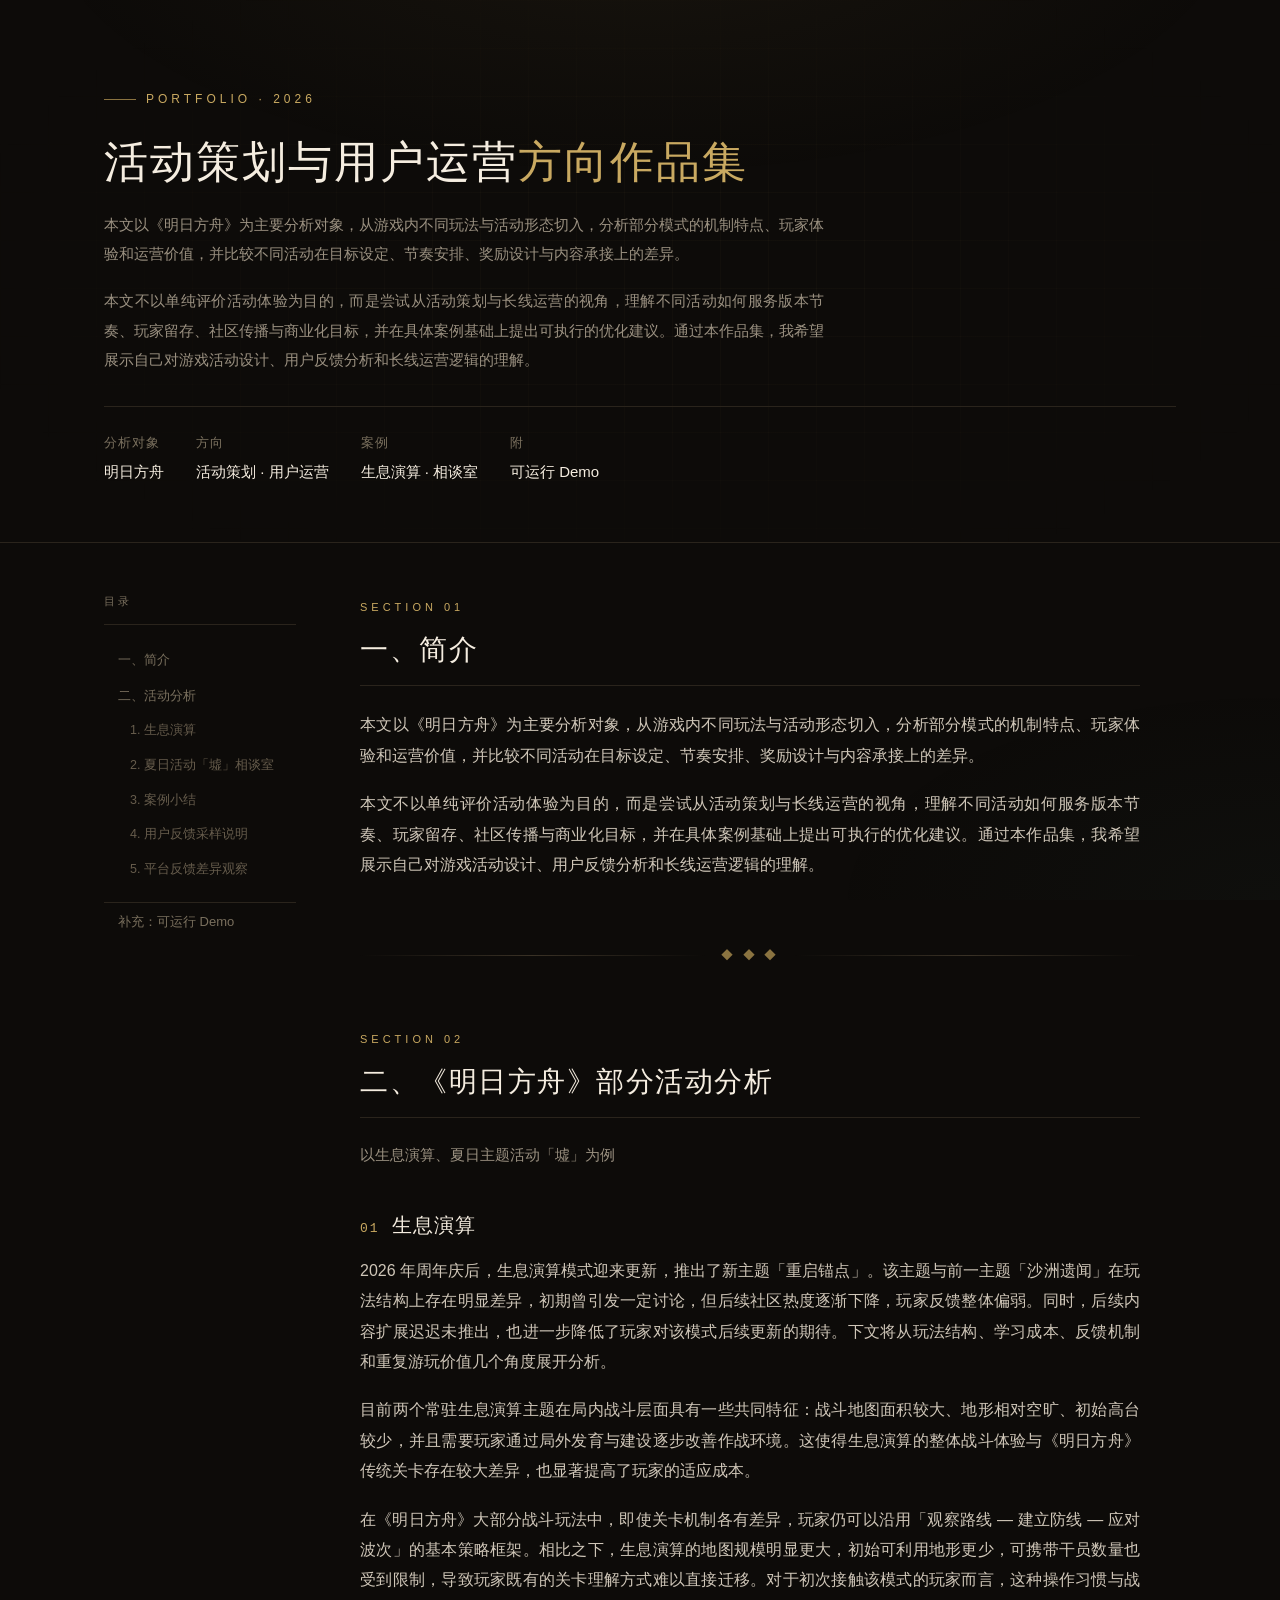
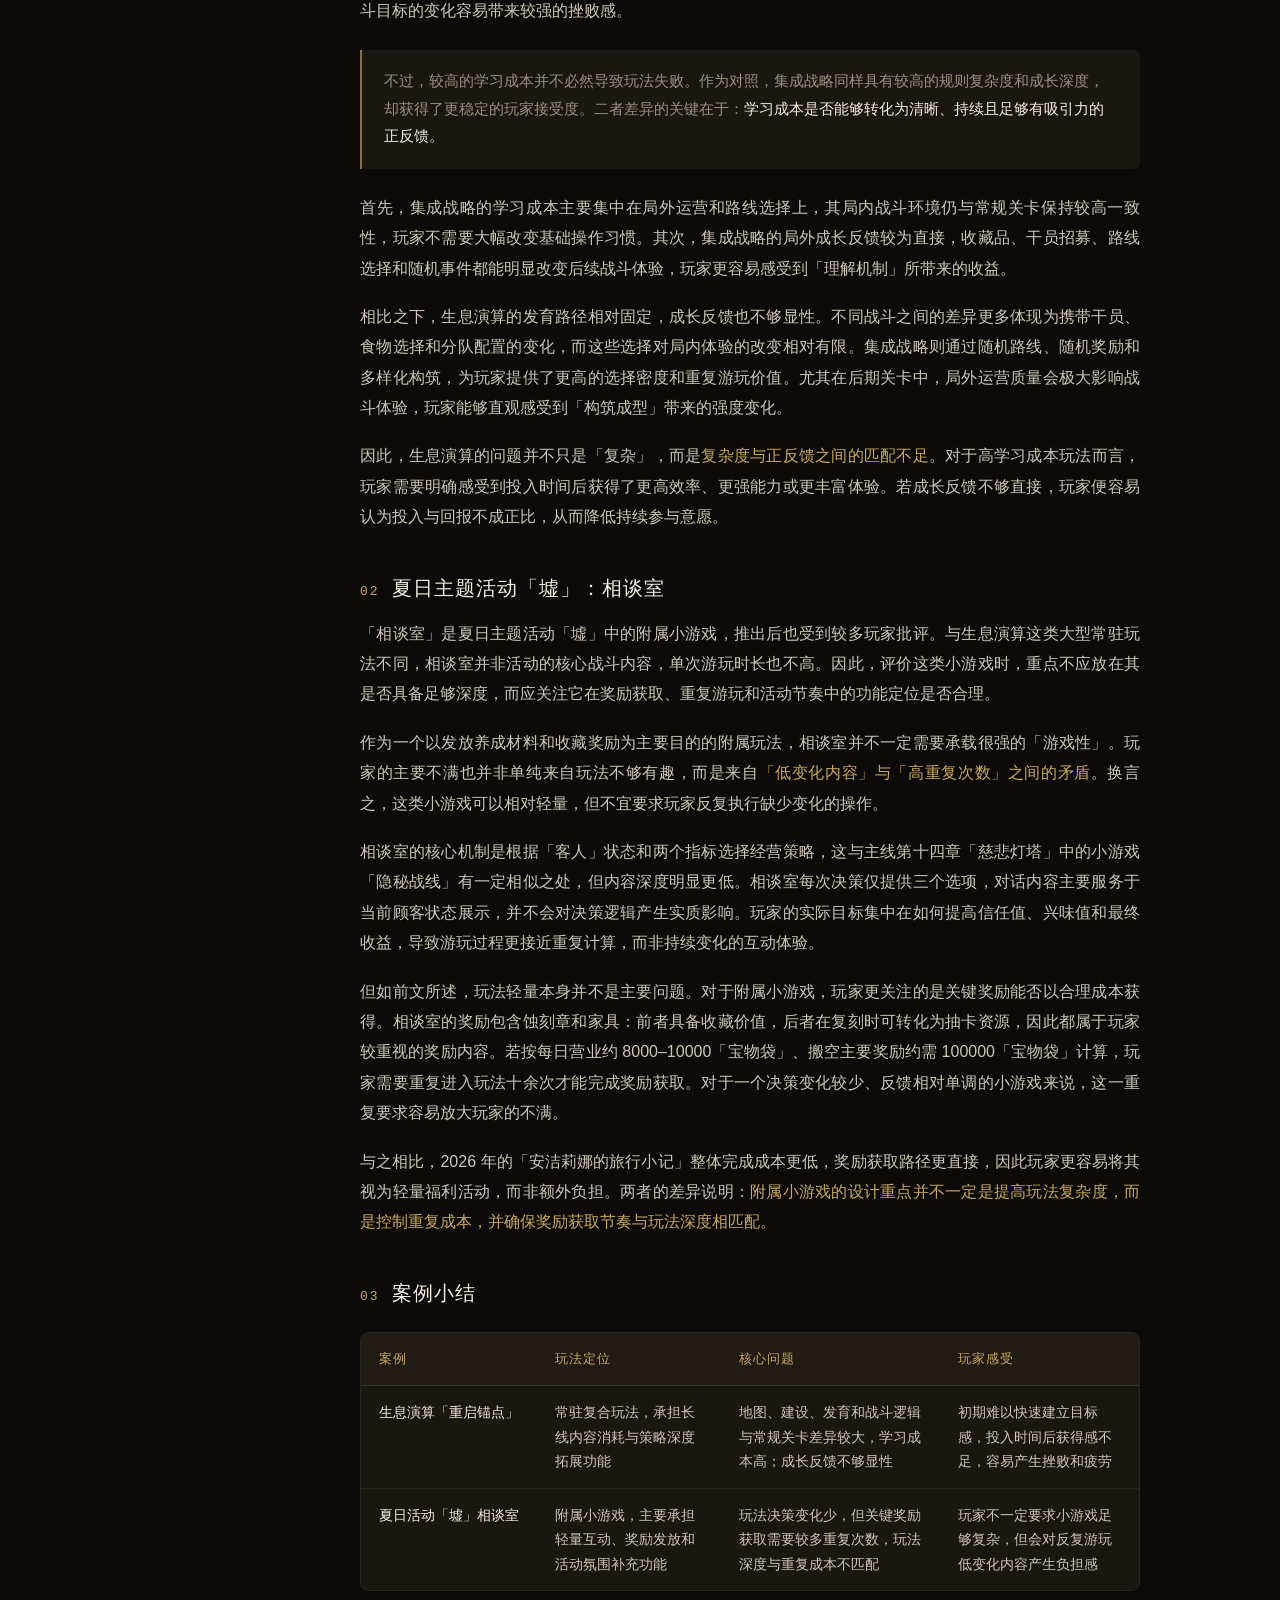
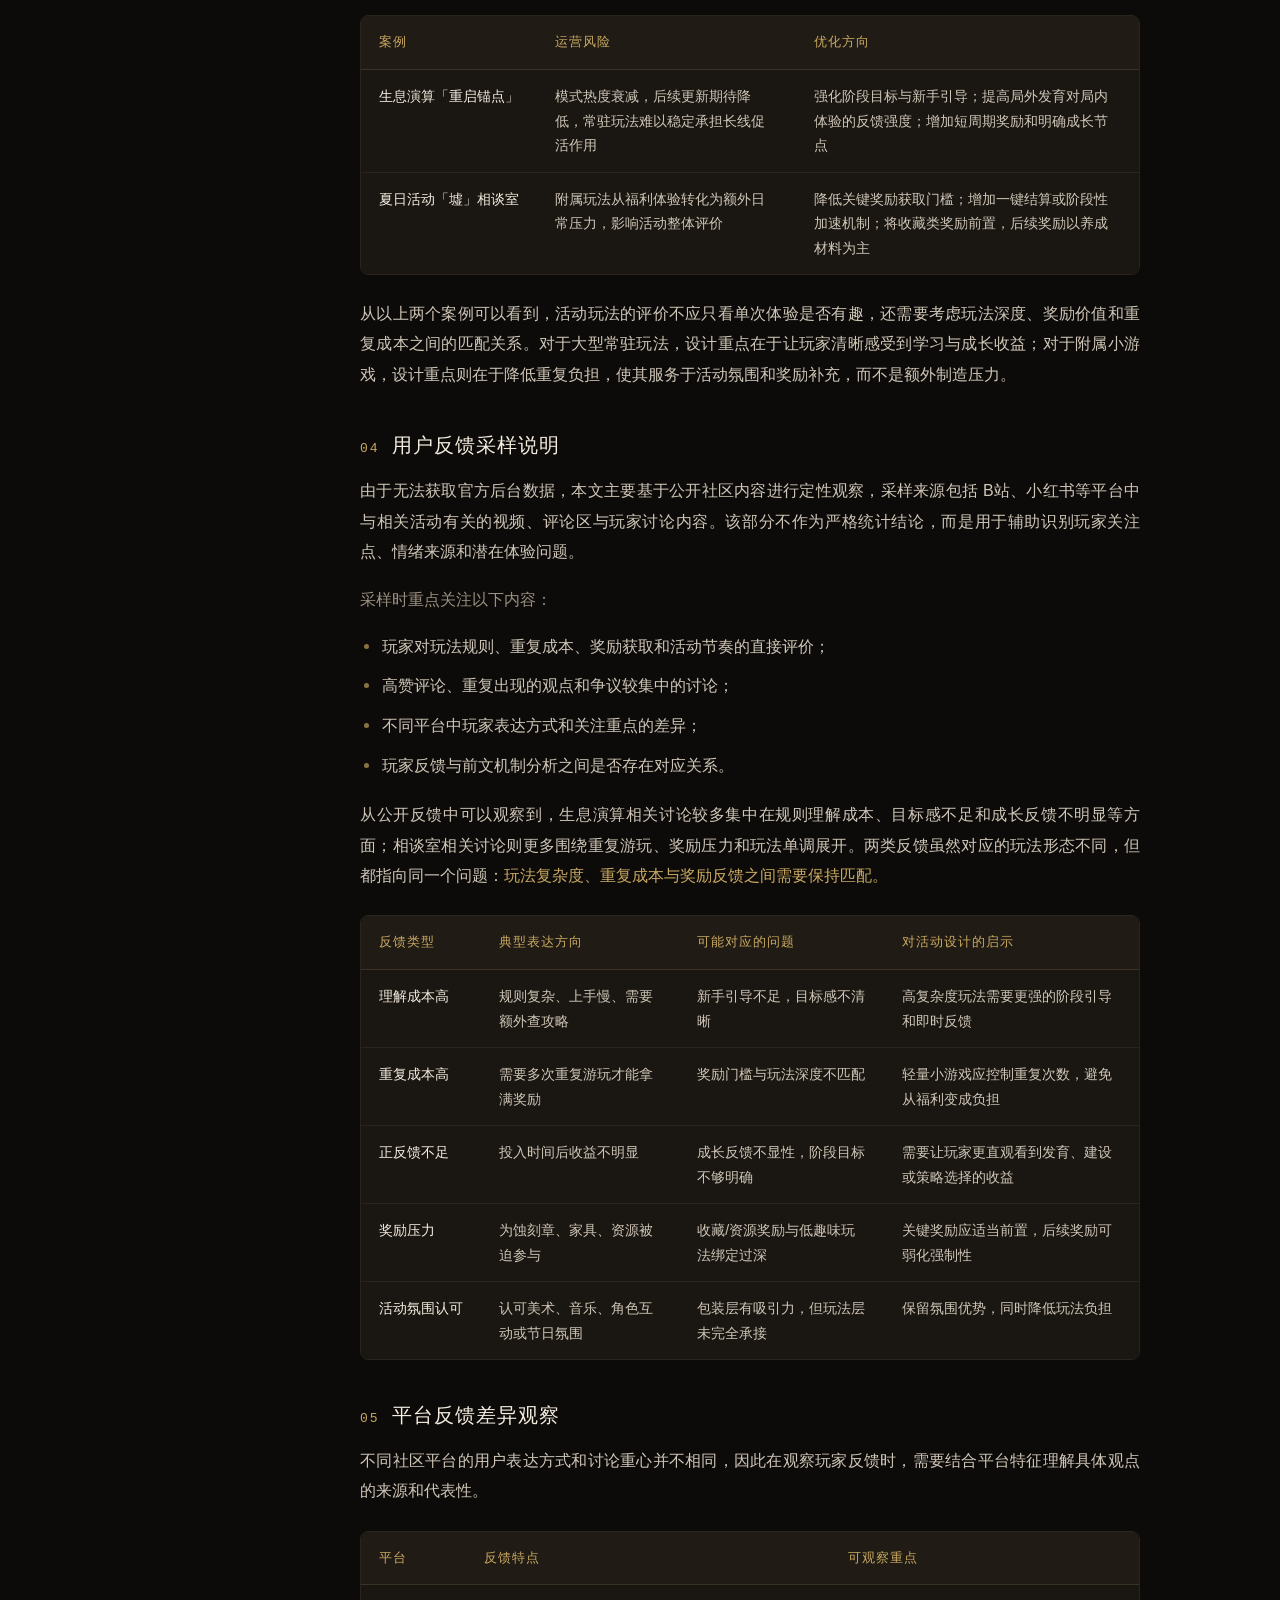
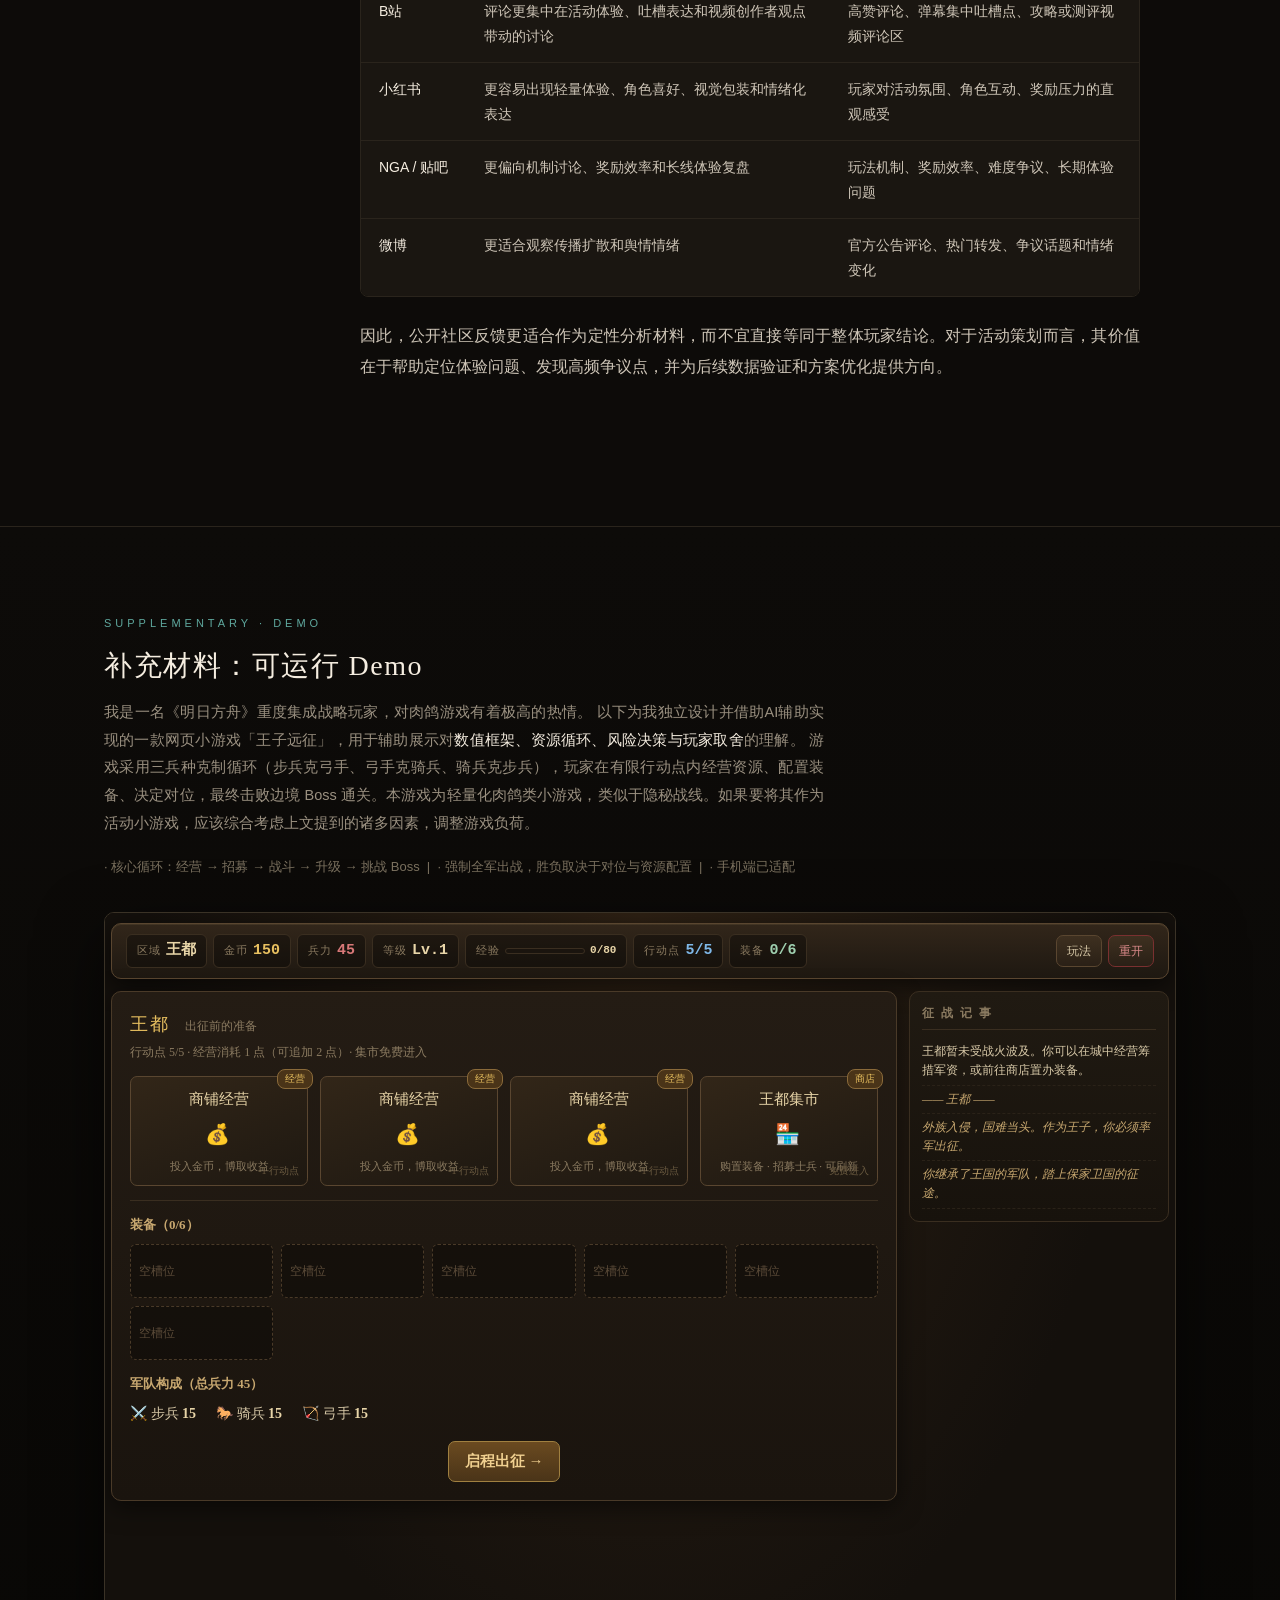
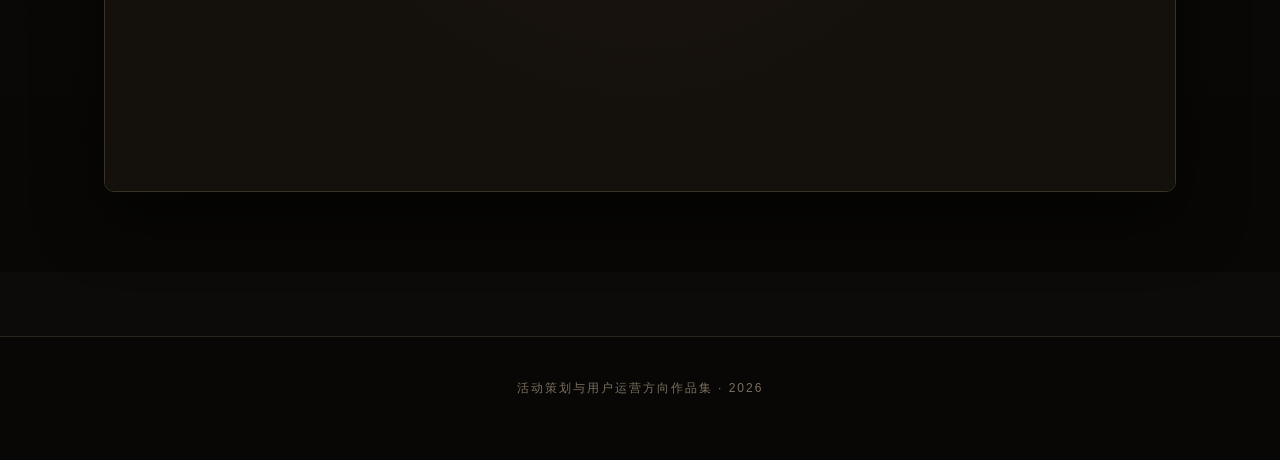
<file: index.html>
<!DOCTYPE html>
<html lang="zh-CN">
<head>
<meta charset="UTF-8">
<meta name="viewport" content="width=device-width, initial-scale=1.0, viewport-fit=cover">
<meta name="theme-color" content="#0d0b09">
<title>活动策划与用户运营方向作品集</title>
<style>
/* ============================================================
   基础
============================================================ */
* { box-sizing: border-box; margin: 0; padding: 0; }

:root {
  --bg: #0d0b09;
  --bg-soft: #14110d;
  --surface: #1a1611;
  --surface-2: #201b14;
  --border: #2a241c;
  --border-strong: #3a3226;
  --text: #cfc6b8;
  --text-muted: #7a705e;
  --text-dim: #9a9080;
  --text-bright: #f5ede0;
  --gold: #c9a961;
  --gold-bright: #e5c878;
  --gold-soft: #8a7340;
  --cyan: #5fa89e;
  --red: #c97575;
}

html {
  scroll-behavior: smooth;
  -webkit-text-size-adjust: 100%;
}

body {
  font-family: -apple-system, BlinkMacSystemFont, "PingFang SC", "Hiragino Sans GB", "Microsoft YaHei", "Source Han Sans CN", sans-serif;
  background: var(--bg);
  color: var(--text);
  font-size: 16px;
  line-height: 1.9;
  overflow-x: hidden;
  -webkit-font-smoothing: antialiased;
}

body::before {
  content: "";
  position: fixed;
  inset: 0;
  pointer-events: none;
  background:
    radial-gradient(ellipse 80% 50% at 50% -10%, rgba(201,169,97,.06), transparent 60%),
    radial-gradient(ellipse 60% 40% at 100% 100%, rgba(95,168,158,.03), transparent 60%);
  z-index: 0;
}

.wrap {
  position: relative;
  z-index: 1;
  max-width: 1120px;
  margin: 0 auto;
  padding: 0 24px;
}

/* ============================================================
   Hero
============================================================ */
.hero {
  position: relative;
  padding: 80px 0 56px;
  border-bottom: 1px solid var(--border);
  margin-bottom: 48px;
  overflow: hidden;
}

.hero::before {
  content: "";
  position: absolute;
  inset: 0;
  background-image:
    linear-gradient(rgba(201,169,97,.03) 1px, transparent 1px),
    linear-gradient(90deg, rgba(201,169,97,.03) 1px, transparent 1px);
  background-size: 48px 48px;
  mask-image: radial-gradient(ellipse 70% 80% at 50% 50%, #000 20%, transparent 80%);
  -webkit-mask-image: radial-gradient(ellipse 70% 80% at 50% 50%, #000 20%, transparent 80%);
  pointer-events: none;
}

.hero-inner { position: relative; z-index: 1; }

.hero-eyebrow {
  display: inline-flex;
  align-items: center;
  gap: 10px;
  font-size: 12px;
  letter-spacing: 4px;
  color: var(--gold);
  margin-bottom: 24px;
  text-transform: uppercase;
}

.hero-eyebrow::before {
  content: "";
  width: 32px;
  height: 1px;
  background: var(--gold-soft);
}

h1 {
  font-family: "Songti SC", "Noto Serif SC", "Source Han Serif CN", Georgia, serif;
  font-size: 44px;
  font-weight: 500;
  line-height: 1.25;
  color: var(--text-bright);
  letter-spacing: 2px;
  margin-bottom: 20px;
}

h1 .accent { color: var(--gold); }

.hero-sub {
  font-size: 15px;
  color: var(--text-dim);
  max-width: 720px;
  line-height: 1.95;
}

.hero-meta {
  display: flex;
  flex-wrap: wrap;
  gap: 20px 32px;
  margin-top: 32px;
  padding-top: 24px;
  border-top: 1px solid var(--border);
}

.hero-meta-item {
  font-size: 13px;
  color: var(--text-muted);
  letter-spacing: 1px;
}

.hero-meta-item strong {
  display: block;
  color: var(--text-bright);
  font-weight: 500;
  font-size: 15px;
  margin-top: 2px;
  letter-spacing: 0;
}

/* ============================================================
   布局
============================================================ */
.layout {
  display: grid;
  grid-template-columns: 200px 1fr;
  gap: 56px;
  align-items: start;
  padding-bottom: 80px;
}

/* ============================================================
   目录
============================================================ */
.toc {
  position: sticky;
  top: 32px;
  align-self: start;
  max-height: calc(100vh - 64px);
  overflow-y: auto;
  padding-right: 8px;
}

.toc-title {
  font-size: 11px;
  letter-spacing: 3px;
  color: var(--text-muted);
  text-transform: uppercase;
  margin-bottom: 18px;
  padding-bottom: 12px;
  border-bottom: 1px solid var(--border);
}

.toc-list {
  list-style: none;
}

.toc-list li { margin-bottom: 2px; }

.toc-list a {
  display: block;
  padding: 7px 0 7px 12px;
  font-size: 13px;
  color: var(--text-muted);
  text-decoration: none;
  border-left: 2px solid transparent;
  transition: all .18s ease;
  line-height: 1.5;
}

.toc-list a:hover {
  color: var(--gold);
  border-left-color: var(--gold-soft);
}

.toc-list a.sub {
  padding-left: 24px;
  font-size: 12.5px;
  color: #665c4c;
}

.toc-list a.sub:hover {
  color: var(--gold);
}

.toc-divider {
  margin: 16px 0;
  border-top: 1px solid var(--border);
}

/* ============================================================
   内容
============================================================ */
.content { min-width: 0; max-width: 780px; }

section { margin-bottom: 64px; scroll-margin-top: 32px; }

.section-label {
  display: inline-block;
  font-size: 11px;
  letter-spacing: 4px;
  color: var(--gold);
  text-transform: uppercase;
  margin-bottom: 12px;
}

h2 {
  font-family: "Songti SC", "Noto Serif SC", Georgia, serif;
  font-size: 28px;
  font-weight: 500;
  color: var(--text-bright);
  letter-spacing: 1.5px;
  line-height: 1.4;
  margin-bottom: 24px;
  padding-bottom: 16px;
  border-bottom: 1px solid var(--border);
}

h3 {
  font-family: "Songti SC", "Noto Serif SC", Georgia, serif;
  font-size: 20px;
  font-weight: 500;
  color: var(--text-bright);
  letter-spacing: 1px;
  line-height: 1.5;
  margin: 40px 0 16px;
  display: flex;
  align-items: baseline;
  gap: 12px;
}

h3 .num {
  font-family: -apple-system, BlinkMacSystemFont, monospace;
  font-size: 13px;
  color: var(--gold);
  letter-spacing: 2px;
  font-weight: 400;
  flex-shrink: 0;
}

h4 {
  font-size: 15px;
  font-weight: 500;
  color: var(--gold);
  letter-spacing: 1px;
  margin: 28px 0 12px;
}

p {
  margin-bottom: 18px;
  color: var(--text);
  text-align: justify;
  text-justify: inter-ideograph;
}

strong { color: var(--text-bright); font-weight: 500; }

em {
  font-style: normal;
  color: var(--gold);
  font-weight: 500;
}

/* 引用/提示块 */
.callout {
  background: var(--surface);
  border-left: 2px solid var(--gold-soft);
  padding: 18px 22px;
  margin: 24px 0;
  border-radius: 0 6px 6px 0;
  font-size: 14.5px;
  color: var(--text-dim);
  line-height: 1.9;
}

/* 列表 */
ul.list, ol.list {
  margin: 16px 0 20px;
  padding-left: 0;
  list-style: none;
}

ul.list li, ol.list li {
  position: relative;
  padding-left: 22px;
  margin-bottom: 10px;
  color: var(--text);
  line-height: 1.85;
}

ul.list li::before {
  content: "";
  position: absolute;
  left: 4px;
  top: 12px;
  width: 5px;
  height: 5px;
  background: var(--gold-soft);
  border-radius: 50%;
}

ol.list { counter-reset: item; }
ol.list li { counter-increment: item; }
ol.list li::before {
  content: counter(item);
  position: absolute;
  left: 0;
  top: 2px;
  font-family: monospace;
  font-size: 12px;
  color: var(--gold);
  font-weight: 600;
}

/* 表格 */
.table-wrap {
  margin: 24px 0;
  overflow-x: auto;
  border-radius: 8px;
  border: 1px solid var(--border);
  -webkit-overflow-scrolling: touch;
}

table {
  width: 100%;
  border-collapse: collapse;
  font-size: 14px;
  background: var(--surface);
  min-width: 560px;
}

thead th {
  background: var(--surface-2);
  color: var(--gold);
  font-weight: 500;
  text-align: left;
  padding: 14px 18px;
  font-size: 13px;
  letter-spacing: 1px;
  border-bottom: 1px solid var(--border-strong);
  white-space: nowrap;
}

tbody td {
  padding: 14px 18px;
  border-bottom: 1px solid var(--border);
  color: var(--text);
  vertical-align: top;
  line-height: 1.75;
}

tbody tr:last-child td { border-bottom: none; }
tbody tr:hover td { background: rgba(201,169,97,.03); }

tbody td:first-child {
  color: var(--text-bright);
  font-weight: 500;
  white-space: nowrap;
}

/* 分隔线 */
.section-divider {
  display: flex;
  align-items: center;
  gap: 16px;
  margin: 56px 0;
  color: var(--gold-soft);
  font-size: 12px;
  letter-spacing: 3px;
}

.section-divider::before,
.section-divider::after {
  content: "";
  flex: 1;
  height: 1px;
  background: linear-gradient(90deg, transparent, var(--border-strong), transparent);
}

/* ============================================================
   Demo 区
============================================================ */
.demo-section {
  position: relative;
  z-index: 1;
  border-top: 1px solid var(--border);
  background: linear-gradient(180deg, var(--bg) 0%, #080705 100%);
  padding: 80px 0;
}

.demo-head {
  max-width: 1120px;
  margin: 0 auto 32px;
  padding: 0 24px;
}

.demo-head .section-label { color: var(--cyan); }

.demo-head h2 { border-bottom: none; padding-bottom: 0; margin-bottom: 14px; }

.demo-head p {
  color: var(--text-dim);
  font-size: 14.5px;
  max-width: 720px;
}

.demo-frame-wrap {
  max-width: 1120px;
  margin: 0 auto;
  padding: 0 24px;
}

.demo-frame {
  width: 100%;
  height: 880px;
  border: 1px solid var(--border-strong);
  border-radius: 10px;
  background: #14100c;
  display: block;
  box-shadow:
    0 24px 64px rgba(0,0,0,.6),
    0 0 0 1px rgba(201,169,97,.05) inset;
}

/* ============================================================
   页脚
============================================================ */
footer {
  position: relative;
  z-index: 1;
  padding: 40px 0 60px;
  text-align: center;
  border-top: 1px solid var(--border);
  background: #080705;
}

footer p {
  font-size: 12px;
  color: var(--text-muted);
  letter-spacing: 2px;
  text-align: center;
  margin: 0;
}

/* ============================================================
   响应式
============================================================ */
@media (max-width: 900px) {
  .layout {
    grid-template-columns: 1fr;
    gap: 32px;
  }
  .toc {
    position: static;
    max-height: none;
    padding: 20px;
    background: var(--surface);
    border: 1px solid var(--border);
    border-radius: 10px;
  }
  .toc-list {
    display: flex;
    flex-wrap: wrap;
    gap: 4px 8px;
  }
  .toc-list li { margin: 0; }
  .toc-list a {
    padding: 5px 12px;
    border-left: none;
    border: 1px solid var(--border);
    border-radius: 20px;
    font-size: 12.5px;
  }
  .toc-list a.sub { display: none; }
  .toc-divider { display: none; }
}

@media (max-width: 640px) {
  .wrap { padding: 0 18px; }
  .hero { padding: 56px 0 40px; margin-bottom: 32px; }
  h1 { font-size: 30px; letter-spacing: 1px; }
  h2 { font-size: 22px; }
  h3 { font-size: 17px; margin: 32px 0 12px; }
  body { font-size: 15px; line-height: 1.85; }
  p { text-align: left; }
  section { margin-bottom: 48px; }

  .hero-meta { gap: 16px 24px; }
  .hero-meta-item { font-size: 12px; }

  table { font-size: 13px; }
  thead th { padding: 11px 14px; font-size: 12px; }
  tbody td { padding: 11px 14px; }

  .demo-section { padding: 48px 0; }
  .demo-head, .demo-frame-wrap { padding: 0 18px; }
  .demo-frame { height: 1100px; border-radius: 8px; }
}

@media (max-width: 380px) {
  h1 { font-size: 26px; }
  .wrap { padding: 0 14px; }
  .demo-head, .demo-frame-wrap { padding: 0 14px; }
}

/* 打印优化 */
@media print {
  body { background: #fff; color: #000; }
  .toc, .demo-section, footer { display: none; }
  .layout { display: block; }
  a { color: inherit; text-decoration: none; }
}
</style>
</head>
<body>

<!-- ============================================================
     Hero
============================================================ -->
<header class="hero">
  <div class="wrap hero-inner">
    <div class="hero-eyebrow">Portfolio · 2026</div>
    <h1>活动策划与用户运营<span class="accent">方向作品集</span></h1>
    <p class="hero-sub">
      本文以《明日方舟》为主要分析对象，从游戏内不同玩法与活动形态切入，分析部分模式的机制特点、玩家体验和运营价值，并比较不同活动在目标设定、节奏安排、奖励设计与内容承接上的差异。
    </p>
    <p class="hero-sub" style="margin-top:14px">
      本文不以单纯评价活动体验为目的，而是尝试从活动策划与长线运营的视角，理解不同活动如何服务版本节奏、玩家留存、社区传播与商业化目标，并在具体案例基础上提出可执行的优化建议。通过本作品集，我希望展示自己对游戏活动设计、用户反馈分析和长线运营逻辑的理解。
    </p>
    <div class="hero-meta">
      <div class="hero-meta-item">分析对象<strong>明日方舟</strong></div>
      <div class="hero-meta-item">方向<strong>活动策划 · 用户运营</strong></div>
      <div class="hero-meta-item">案例<strong>生息演算 · 相谈室</strong></div>
      <div class="hero-meta-item">附<strong>可运行 Demo</strong></div>
    </div>
  </div>
</header>

<!-- ============================================================
     主体
============================================================ -->
<div class="wrap">
  <div class="layout">

    <!-- 目录 -->
    <aside class="toc">
      <div class="toc-title">目录</div>
      <ul class="toc-list">
        <li><a href="#intro">一、简介</a></li>
        <li><a href="#analysis">二、活动分析</a></li>
        <li><a href="#shengxi" class="sub">1. 生息演算</a></li>
        <li><a href="#xiangtan" class="sub">2. 夏日活动「墟」相谈室</a></li>
        <li><a href="#summary" class="sub">3. 案例小结</a></li>
        <li><a href="#feedback" class="sub">4. 用户反馈采样说明</a></li>
        <li><a href="#platform" class="sub">5. 平台反馈差异观察</a></li>
        <li class="toc-divider"></li>
        <li><a href="#demo">补充：可运行 Demo</a></li>
      </ul>
    </aside>

    <!-- 内容 -->
    <main class="content">

      <!-- 一、简介 -->
      <section id="intro">
        <div class="section-label">Section 01</div>
        <h2>一、简介</h2>
        <p>
          本文以《明日方舟》为主要分析对象，从游戏内不同玩法与活动形态切入，分析部分模式的机制特点、玩家体验和运营价值，并比较不同活动在目标设定、节奏安排、奖励设计与内容承接上的差异。
        </p>
        <p>
          本文不以单纯评价活动体验为目的，而是尝试从活动策划与长线运营的视角，理解不同活动如何服务版本节奏、玩家留存、社区传播与商业化目标，并在具体案例基础上提出可执行的优化建议。通过本作品集，我希望展示自己对游戏活动设计、用户反馈分析和长线运营逻辑的理解。
        </p>
      </section>

      <div class="section-divider">◆ ◆ ◆</div>

      <!-- 二、活动分析 -->
      <section id="analysis">
        <div class="section-label">Section 02</div>
        <h2>二、《明日方舟》部分活动分析</h2>
        <p style="color:var(--text-dim);font-size:14.5px;margin-bottom:32px">
          以生息演算、夏日主题活动「墟」为例
        </p>

        <!-- 1. 生息演算 -->
        <h3 id="shengxi"><span class="num">01</span>生息演算</h3>

        <p>
          2026 年周年庆后，生息演算模式迎来更新，推出了新主题「重启锚点」。该主题与前一主题「沙洲遗闻」在玩法结构上存在明显差异，初期曾引发一定讨论，但后续社区热度逐渐下降，玩家反馈整体偏弱。同时，后续内容扩展迟迟未推出，也进一步降低了玩家对该模式后续更新的期待。下文将从玩法结构、学习成本、反馈机制和重复游玩价值几个角度展开分析。
        </p>

        <p>
          目前两个常驻生息演算主题在局内战斗层面具有一些共同特征：战斗地图面积较大、地形相对空旷、初始高台较少，并且需要玩家通过局外发育与建设逐步改善作战环境。这使得生息演算的整体战斗体验与《明日方舟》传统关卡存在较大差异，也显著提高了玩家的适应成本。
        </p>

        <p>
          在《明日方舟》大部分战斗玩法中，即使关卡机制各有差异，玩家仍可以沿用「观察路线 — 建立防线 — 应对波次」的基本策略框架。相比之下，生息演算的地图规模明显更大，初始可利用地形更少，可携带干员数量也受到限制，导致玩家既有的关卡理解方式难以直接迁移。对于初次接触该模式的玩家而言，这种操作习惯与战斗目标的变化容易带来较强的挫败感。
        </p>

        <div class="callout">
          不过，较高的学习成本并不必然导致玩法失败。作为对照，集成战略同样具有较高的规则复杂度和成长深度，却获得了更稳定的玩家接受度。二者差异的关键在于：<strong>学习成本是否能够转化为清晰、持续且足够有吸引力的正反馈。</strong>
        </div>

        <p>
          首先，集成战略的学习成本主要集中在局外运营和路线选择上，其局内战斗环境仍与常规关卡保持较高一致性，玩家不需要大幅改变基础操作习惯。其次，集成战略的局外成长反馈较为直接，收藏品、干员招募、路线选择和随机事件都能明显改变后续战斗体验，玩家更容易感受到「理解机制」所带来的收益。
        </p>

        <p>
          相比之下，生息演算的发育路径相对固定，成长反馈也不够显性。不同战斗之间的差异更多体现为携带干员、食物选择和分队配置的变化，而这些选择对局内体验的改变相对有限。集成战略则通过随机路线、随机奖励和多样化构筑，为玩家提供了更高的选择密度和重复游玩价值。尤其在后期关卡中，局外运营质量会极大影响战斗体验，玩家能够直观感受到「构筑成型」带来的强度变化。
        </p>

        <p>
          因此，生息演算的问题并不只是「复杂」，而是<em>复杂度与正反馈之间的匹配不足</em>。对于高学习成本玩法而言，玩家需要明确感受到投入时间后获得了更高效率、更强能力或更丰富体验。若成长反馈不够直接，玩家便容易认为投入与回报不成正比，从而降低持续参与意愿。
        </p>

        <!-- 2. 相谈室 -->
        <h3 id="xiangtan"><span class="num">02</span>夏日主题活动「墟」：相谈室</h3>

        <p>
          「相谈室」是夏日主题活动「墟」中的附属小游戏，推出后也受到较多玩家批评。与生息演算这类大型常驻玩法不同，相谈室并非活动的核心战斗内容，单次游玩时长也不高。因此，评价这类小游戏时，重点不应放在其是否具备足够深度，而应关注它在奖励获取、重复游玩和活动节奏中的功能定位是否合理。
        </p>

        <p>
          作为一个以发放养成材料和收藏奖励为主要目的的附属玩法，相谈室并不一定需要承载很强的「游戏性」。玩家的主要不满也并非单纯来自玩法不够有趣，而是来自<em>「低变化内容」与「高重复次数」之间的矛盾</em>。换言之，这类小游戏可以相对轻量，但不宜要求玩家反复执行缺少变化的操作。
        </p>

        <p>
          相谈室的核心机制是根据「客人」状态和两个指标选择经营策略，这与主线第十四章「慈悲灯塔」中的小游戏「隐秘战线」有一定相似之处，但内容深度明显更低。相谈室每次决策仅提供三个选项，对话内容主要服务于当前顾客状态展示，并不会对决策逻辑产生实质影响。玩家的实际目标集中在如何提高信任值、兴味值和最终收益，导致游玩过程更接近重复计算，而非持续变化的互动体验。
        </p>

        <p>
          但如前文所述，玩法轻量本身并不是主要问题。对于附属小游戏，玩家更关注的是关键奖励能否以合理成本获得。相谈室的奖励包含蚀刻章和家具：前者具备收藏价值，后者在复刻时可转化为抽卡资源，因此都属于玩家较重视的奖励内容。若按每日营业约 8000–10000「宝物袋」、搬空主要奖励约需 100000「宝物袋」计算，玩家需要重复进入玩法十余次才能完成奖励获取。对于一个决策变化较少、反馈相对单调的小游戏来说，这一重复要求容易放大玩家的不满。
        </p>

        <p>
          与之相比，2026 年的「安洁莉娜的旅行小记」整体完成成本更低，奖励获取路径更直接，因此玩家更容易将其视为轻量福利活动，而非额外负担。两者的差异说明：<em>附属小游戏的设计重点并不一定是提高玩法复杂度，而是控制重复成本，并确保奖励获取节奏与玩法深度相匹配。</em>
        </p>

        <!-- 3. 案例小结 -->
        <h3 id="summary"><span class="num">03</span>案例小结</h3>

        <div class="table-wrap">
          <table>
            <thead>
              <tr>
                <th>案例</th>
                <th>玩法定位</th>
                <th>核心问题</th>
                <th>玩家感受</th>
              </tr>
            </thead>
            <tbody>
              <tr>
                <td>生息演算「重启锚点」</td>
                <td>常驻复合玩法，承担长线内容消耗与策略深度拓展功能</td>
                <td>地图、建设、发育和战斗逻辑与常规关卡差异较大，学习成本高；成长反馈不够显性</td>
                <td>初期难以快速建立目标感，投入时间后获得感不足，容易产生挫败和疲劳</td>
              </tr>
              <tr>
                <td>夏日活动「墟」相谈室</td>
                <td>附属小游戏，主要承担轻量互动、奖励发放和活动氛围补充功能</td>
                <td>玩法决策变化少，但关键奖励获取需要较多重复次数，玩法深度与重复成本不匹配</td>
                <td>玩家不一定要求小游戏足够复杂，但会对反复游玩低变化内容产生负担感</td>
              </tr>
            </tbody>
          </table>
        </div>

        <div class="table-wrap">
          <table>
            <thead>
              <tr>
                <th>案例</th>
                <th>运营风险</th>
                <th>优化方向</th>
              </tr>
            </thead>
            <tbody>
              <tr>
                <td>生息演算「重启锚点」</td>
                <td>模式热度衰减，后续更新期待降低，常驻玩法难以稳定承担长线促活作用</td>
                <td>强化阶段目标与新手引导；提高局外发育对局内体验的反馈强度；增加短周期奖励和明确成长节点</td>
              </tr>
              <tr>
                <td>夏日活动「墟」相谈室</td>
                <td>附属玩法从福利体验转化为额外日常压力，影响活动整体评价</td>
                <td>降低关键奖励获取门槛；增加一键结算或阶段性加速机制；将收藏类奖励前置，后续奖励以养成材料为主</td>
              </tr>
            </tbody>
          </table>
        </div>

        <p>
          从以上两个案例可以看到，活动玩法的评价不应只看单次体验是否有趣，还需要考虑玩法深度、奖励价值和重复成本之间的匹配关系。对于大型常驻玩法，设计重点在于让玩家清晰感受到学习与成长收益；对于附属小游戏，设计重点则在于降低重复负担，使其服务于活动氛围和奖励补充，而不是额外制造压力。
        </p>

        <!-- 4. 用户反馈采样 -->
        <h3 id="feedback"><span class="num">04</span>用户反馈采样说明</h3>

        <p>
          由于无法获取官方后台数据，本文主要基于公开社区内容进行定性观察，采样来源包括 B站、小红书等平台中与相关活动有关的视频、评论区与玩家讨论内容。该部分不作为严格统计结论，而是用于辅助识别玩家关注点、情绪来源和潜在体验问题。
        </p>

        <p style="color:var(--text-dim);margin-bottom:14px">采样时重点关注以下内容：</p>
        <ul class="list">
          <li>玩家对玩法规则、重复成本、奖励获取和活动节奏的直接评价；</li>
          <li>高赞评论、重复出现的观点和争议较集中的讨论；</li>
          <li>不同平台中玩家表达方式和关注重点的差异；</li>
          <li>玩家反馈与前文机制分析之间是否存在对应关系。</li>
        </ul>

        <p>
          从公开反馈中可以观察到，生息演算相关讨论较多集中在规则理解成本、目标感不足和成长反馈不明显等方面；相谈室相关讨论则更多围绕重复游玩、奖励压力和玩法单调展开。两类反馈虽然对应的玩法形态不同，但都指向同一个问题：<em>玩法复杂度、重复成本与奖励反馈之间需要保持匹配。</em>
        </p>

        <div class="table-wrap">
          <table>
            <thead>
              <tr>
                <th>反馈类型</th>
                <th>典型表达方向</th>
                <th>可能对应的问题</th>
                <th>对活动设计的启示</th>
              </tr>
            </thead>
            <tbody>
              <tr>
                <td>理解成本高</td>
                <td>规则复杂、上手慢、需要额外查攻略</td>
                <td>新手引导不足，目标感不清晰</td>
                <td>高复杂度玩法需要更强的阶段引导和即时反馈</td>
              </tr>
              <tr>
                <td>重复成本高</td>
                <td>需要多次重复游玩才能拿满奖励</td>
                <td>奖励门槛与玩法深度不匹配</td>
                <td>轻量小游戏应控制重复次数，避免从福利变成负担</td>
              </tr>
              <tr>
                <td>正反馈不足</td>
                <td>投入时间后收益不明显</td>
                <td>成长反馈不显性，阶段目标不够明确</td>
                <td>需要让玩家更直观看到发育、建设或策略选择的收益</td>
              </tr>
              <tr>
                <td>奖励压力</td>
                <td>为蚀刻章、家具、资源被迫参与</td>
                <td>收藏/资源奖励与低趣味玩法绑定过深</td>
                <td>关键奖励应适当前置，后续奖励可弱化强制性</td>
              </tr>
              <tr>
                <td>活动氛围认可</td>
                <td>认可美术、音乐、角色互动或节日氛围</td>
                <td>包装层有吸引力，但玩法层未完全承接</td>
                <td>保留氛围优势，同时降低玩法负担</td>
              </tr>
            </tbody>
          </table>
        </div>

        <!-- 5. 平台反馈差异 -->
        <h3 id="platform"><span class="num">05</span>平台反馈差异观察</h3>

        <p>
          不同社区平台的用户表达方式和讨论重心并不相同，因此在观察玩家反馈时，需要结合平台特征理解具体观点的来源和代表性。
        </p>

        <div class="table-wrap">
          <table>
            <thead>
              <tr>
                <th>平台</th>
                <th>反馈特点</th>
                <th>可观察重点</th>
              </tr>
            </thead>
            <tbody>
              <tr>
                <td>B站</td>
                <td>评论更集中在活动体验、吐槽表达和视频创作者观点带动的讨论</td>
                <td>高赞评论、弹幕集中吐槽点、攻略或测评视频评论区</td>
              </tr>
              <tr>
                <td>小红书</td>
                <td>更容易出现轻量体验、角色喜好、视觉包装和情绪化表达</td>
                <td>玩家对活动氛围、角色互动、奖励压力的直观感受</td>
              </tr>
              <tr>
                <td>NGA / 贴吧</td>
                <td>更偏向机制讨论、奖励效率和长线体验复盘</td>
                <td>玩法机制、奖励效率、难度争议、长期体验问题</td>
              </tr>
              <tr>
                <td>微博</td>
                <td>更适合观察传播扩散和舆情情绪</td>
                <td>官方公告评论、热门转发、争议话题和情绪变化</td>
              </tr>
            </tbody>
          </table>
        </div>

        <p>
          因此，公开社区反馈更适合作为定性分析材料，而不宜直接等同于整体玩家结论。对于活动策划而言，其价值在于帮助定位体验问题、发现高频争议点，并为后续数据验证和方案优化提供方向。
        </p>
      </section>

    </main>
  </div>
</div>

<!-- ============================================================
     Demo 区
============================================================ -->
<section class="demo-section" id="demo">
  <div class="demo-head">
    <div class="section-label">Supplementary · Demo</div>
    <h2>补充材料：可运行 Demo</h2>
    <p>
      我是一名《明日方舟》重度集成战略玩家，对肉鸽游戏有着极高的热情。
      以下为我独立设计并借助AI辅助实现的一款网页小游戏「王子远征」，用于辅助展示对<strong>数值框架、资源循环、风险决策与玩家取舍</strong>的理解。
      游戏采用三兵种克制循环（步兵克弓手、弓手克骑兵、骑兵克步兵），玩家在有限行动点内经营资源、配置装备、决定对位，最终击败边境 Boss 通关。本游戏为轻量化肉鸽类小游戏，类似于隐秘战线。如果要将其作为活动小游戏，应该综合考虑上文提到的诸多因素，调整游戏负荷。
    </p>
    <p style="margin-top:10px;color:var(--text-muted);font-size:13px">
      · 核心循环：经营 → 招募 → 战斗 → 升级 → 挑战 Boss &nbsp;|&nbsp; · 强制全军出战，胜负取决于对位与资源配置 &nbsp;|&nbsp; · 手机端已适配
    </p>
  </div>
  <div class="demo-frame-wrap">
    <iframe id="game-frame" class="demo-frame" title="王子远征 - 游戏 Demo" loading="lazy"></iframe>
  </div>
</section>

<!-- ============================================================
     页脚
============================================================ -->
<footer>
  <p>活动策划与用户运营方向作品集 · 2026</p>
</footer>

<!-- ============================================================
     游戏源码（隐藏 textarea，供 iframe 加载）
============================================================ -->
<textarea id="game-source" style="display:none" aria-hidden="true">
<!DOCTYPE html>
<html lang="zh-CN">
<head>
<meta charset="UTF-8">
<meta name="viewport" content="width=device-width, initial-scale=1.0, viewport-fit=cover">
<meta name="apple-mobile-web-app-capable" content="yes">
<meta name="mobile-web-app-capable" content="yes">
<meta name="theme-color" content="#14100c">
<title>王子远征 · 王国保卫战</title>
<style>
* { box-sizing: border-box; margin: 0; padding: 0; }

html, body {
  -webkit-text-size-adjust: 100%;
  -webkit-tap-highlight-color: transparent;
}

body {
  font-family: "Noto Serif SC", "Songti SC", "Microsoft YaHei", serif;
  background: #14100c;
  background-image: radial-gradient(ellipse at 50% 0%, #2e2114 0%, #14100c 65%);
  background-attachment: fixed;
  color: #d8c9a8;
  min-height: 100vh;
  min-height: 100dvh;
  padding: 10px;
  font-size: 14px;
  line-height: 1.6;
  overflow-x: hidden;
}

#app { max-width: 1080px; margin: 0 auto; }

#hud {
  display: flex; flex-wrap: wrap; gap: 8px; align-items: center;
  padding: 10px 14px;
  background: linear-gradient(180deg, #32261a, #1e1811);
  border: 1px solid #5a4630;
  border-radius: 10px;
  margin-bottom: 12px;
  box-shadow: 0 6px 24px rgba(0,0,0,.6), inset 0 1px 0 rgba(255,220,150,.08);
}
#hud-stats {
  display: flex; gap: 6px; flex: 1; min-width: 0; flex-wrap: wrap;
}
#hud-actions {
  display: flex; gap: 6px; flex-shrink: 0;
}
.stat {
  display: flex; align-items: center; gap: 5px;
  padding: 4px 10px; background: rgba(0,0,0,.35);
  border-radius: 6px; border: 1px solid #3a2e20;
  white-space: nowrap;
}
.stat .lbl { color: #8a7a60; font-size: 11px; letter-spacing: 1px; }
.stat .val { color: #e8d5a8; font-weight: bold; font-size: 15px; font-family: monospace; }
.stat .val.gold { color: #e8c060; }
.stat .val.hp { color: #d87878; }
.stat .val.ap { color: #7fb8e8; }
.stat .val.eq { color: #9fd0b0; }
.bar { width: 80px; height: 6px; background: #1a140e; border-radius: 3px; overflow: hidden; border: 1px solid #3a2e20; }
.bar > i { display: block; height: 100%; background: linear-gradient(90deg,#6a9a5a,#a8d878); transition: width .3s; }

#layout { display: grid; grid-template-columns: 1fr 260px; gap: 12px; align-items: start; }

#main {
  background: linear-gradient(180deg, #241c14, #1a140e);
  border: 1px solid #4a3a28;
  border-radius: 10px;
  padding: 18px;
  min-height: 420px;
  box-shadow: 0 6px 24px rgba(0,0,0,.5);
}

#side {
  background: linear-gradient(180deg, #201a12, #17120c);
  border: 1px solid #3a2e20;
  border-radius: 10px;
  padding: 12px;
  max-height: 560px;
  overflow-y: auto;
}
#side h3 { font-size: 12px; color: #8a7a60; letter-spacing: 2px; margin-bottom: 8px; border-bottom: 1px solid #3a2e20; padding-bottom: 6px; }
#log .entry { font-size: 12px; padding: 4px 0; border-bottom: 1px dashed #2a2218; color: #a89878; }
#log .entry:first-child { color: #d8c9a8; }
#log .entry.good { color: #8fc890; }
#log .entry.bad { color: #d88888; }
#log .entry.story { color: #c8a870; font-style: italic; }
#log .entry.epic { color: #e8c060; font-weight: bold; }

h2 { font-size: 18px; color: #e8c060; letter-spacing: 2px; margin-bottom: 4px; font-weight: normal; }
h2 .sub { font-size: 12px; color: #8a7a60; letter-spacing: 0; margin-left: 8px; }
.hint { font-size: 12px; color: #8a7a60; margin-bottom: 14px; }
hr { border: none; border-top: 1px solid #3a2e20; margin: 14px 0; }

button {
  font-family: inherit;
  background: linear-gradient(180deg, #3e3020, #2a2016);
  color: #d8c9a8;
  border: 1px solid #5a4630;
  border-radius: 6px;
  padding: 7px 14px;
  cursor: pointer;
  font-size: 13px;
  transition: all .15s;
  user-select: none;
  -webkit-user-select: none;
  touch-action: manipulation;
}
button:hover:not(:disabled) { background: linear-gradient(180deg, #544028, #362a1c); border-color: #8a6a3a; color: #f0e0c0; }
button:active:not(:disabled) { transform: translateY(1px); background: linear-gradient(180deg, #544028, #362a1c); }
button:disabled { opacity: .35; cursor: not-allowed; }
button.primary { background: linear-gradient(180deg, #6a4a20, #4a3418); border-color: #a08040; color: #f0d090; font-weight: bold; }
button.primary:hover:not(:disabled) { background: linear-gradient(180deg, #8a5f28, #5a4018); }
button.danger { border-color: #7a3030; color: #d88888; }
button.danger:hover:not(:disabled) { background: linear-gradient(180deg, #4a2020, #321616); border-color: #a04040; }
button.small { padding: 3px 9px; font-size: 12px; }

.nodes { display: grid; grid-template-columns: repeat(auto-fill, minmax(150px, 1fr)); gap: 12px; margin-top: 14px; }
.node {
  position: relative;
  background: linear-gradient(160deg, #322618, #1e1811);
  border: 1px solid #5a4630;
  border-radius: 8px;
  padding: 14px 12px;
  cursor: pointer;
  transition: all .18s;
  text-align: center;
  user-select: none;
  -webkit-user-select: none;
  -webkit-tap-highlight-color: transparent;
}
.node:hover:not(.done) { border-color: #a08040; transform: translateY(-2px); box-shadow: 0 6px 18px rgba(0,0,0,.6); }
.node:active:not(.done) { transform: translateY(0); border-color: #a08040; }
.node.done { opacity: .35; cursor: default; filter: grayscale(.7); }
.node .ntitle { font-size: 15px; color: #e8d5a8; margin-bottom: 6px; }
.node .ndesc { font-size: 11px; color: #8a7a60; }
.node .nicons { font-size: 20px; margin: 6px 0; letter-spacing: 4px; }
.node .badge {
  position: absolute; top: -8px; right: -6px;
  font-size: 10px; padding: 1px 7px; border-radius: 8px;
  background: #4a3418; border: 1px solid #8a6a3a; color: #e8c060;
}
.node.hard .badge { background: #4a1a1a; border-color: #a04040; color: #e88888; }
.node .apcost { position: absolute; bottom: 6px; right: 8px; font-size: 10px; color: #6a5a40; }

.panel { background: rgba(0,0,0,.25); border: 1px solid #3a2e20; border-radius: 8px; padding: 14px; margin-bottom: 14px; }
.panel h4 { font-size: 13px; color: #c8a870; letter-spacing: 1px; margin-bottom: 10px; font-weight: normal; }
.row { display: flex; align-items: center; gap: 8px; flex-wrap: wrap; margin-bottom: 8px; }
.row .name { width: 110px; color: #c8b898; }

.enemy-line { display: flex; gap: 18px; justify-content: center; padding: 10px; background: rgba(80,20,20,.15); border: 1px solid #5a2a2a; border-radius: 8px; flex-wrap: wrap; }
.enemy-line .eb { text-align: center; }
.enemy-line .eb .ic { font-size: 26px; }
.enemy-line .eb .nm { font-size: 11px; color: #a08080; }

input[type=range] { accent-color: #a08040; }

select {
  background: #14100c; border: 1px solid #5a4630; color: #e8d5a8;
  border-radius: 5px; padding: 4px 8px; font-family: inherit; font-size: 13px;
  touch-action: manipulation;
}
select:focus { outline: none; border-color: #a08040; }

.shop-grid { display: grid; grid-template-columns: repeat(auto-fill, minmax(200px, 1fr)); gap: 10px; }
.item {
  background: linear-gradient(160deg, #2a2016, #1a140e);
  border: 1px solid #4a3a28;
  border-radius: 8px;
  padding: 10px 12px;
  display: flex; flex-direction: column; gap: 6px;
}
.item .iname { font-size: 14px; }
.item .idesc { font-size: 11px; color: #8a7a60; line-height: 1.4; }
.item .ifoot { display: flex; justify-content: space-between; align-items: center; margin-top: auto; gap: 8px; }
.item .price { color: #e8c060; font-family: monospace; font-size: 14px; }
.tier-cyan { color: #4ec9b0; }
.tier-silver { color: #c8c8d0; }
.tier-gold { color: #e8c060; }

.equip-slots { display: grid; grid-template-columns: repeat(auto-fill, minmax(140px, 1fr)); gap: 8px; }
.slot {
  background: rgba(0,0,0,.3); border: 1px dashed #4a3a28; border-radius: 6px;
  padding: 8px; font-size: 12px; min-height: 54px;
  display: flex; flex-direction: column; justify-content: center;
}
.slot.filled { border-style: solid; }

.result-box { text-align: center; padding: 20px; }
.result-box .big { font-size: 28px; letter-spacing: 4px; margin-bottom: 10px; }
.win { color: #7fc87f; }
.lose { color: #d87070; }
.loss-list { font-size: 13px; color: #a89878; margin: 12px 0; }
.loss-list span { margin: 0 8px; }

#title-screen { text-align: center; padding: 40px 20px; }
#title-screen .t1 { font-size: 40px; color: #e8c060; letter-spacing: 12px; margin-bottom: 8px; text-shadow: 0 0 30px rgba(232,192,96,.3); }
#title-screen .t2 { font-size: 14px; color: #8a7a60; letter-spacing: 6px; margin-bottom: 30px; }
#title-screen .desc { max-width: 520px; margin: 0 auto 30px; font-size: 13px; color: #a89878; text-align: left; line-height: 2; }
#title-screen .desc b { color: #c8a870; }

::-webkit-scrollbar { width: 8px; height: 8px; }
::-webkit-scrollbar-track { background: #14100c; }
::-webkit-scrollbar-thumb { background: #4a3a28; border-radius: 4px; }
::-webkit-scrollbar-thumb:hover { background: #6a5038; }

.tag { display: inline-block; padding: 1px 7px; border-radius: 4px; font-size: 11px; border: 1px solid; }
.tag.single { border-color: #6a5a3a; color: #c8b070; }
.tag.group { border-color: #3a6a5a; color: #70c8b0; }

@media (max-width: 820px) {
  #layout { grid-template-columns: 1fr; }
  #side { max-height: 240px; }
}

@media (max-width: 600px) {
  body { padding: 6px; font-size: 15px; line-height: 1.65; }

  #hud {
    padding: 8px 10px; gap: 6px; margin-bottom: 8px;
    position: sticky; top: 0; z-index: 100;
    border-radius: 8px;
  }
  #hud-stats {
    flex-wrap: nowrap; overflow-x: auto;
    -webkit-overflow-scrolling: touch;
    scrollbar-width: none;
    padding-bottom: 2px;
  }
  #hud-stats::-webkit-scrollbar { display: none; }
  .stat { flex-shrink: 0; padding: 4px 8px; }
  .stat .lbl { font-size: 10px; }
  .stat .val { font-size: 14px; }
  .bar { width: 60px; }
  #hud-actions button { padding: 7px 10px; font-size: 12px; }

  #main { padding: 12px; border-radius: 8px; min-height: 320px; }
  #side { padding: 10px; max-height: 200px; }
  h2 { font-size: 16px; letter-spacing: 1px; }
  h2 .sub { font-size: 11px; margin-left: 6px; }
  .hint { font-size: 11px; margin-bottom: 10px; }
  hr { margin: 10px 0; }

  button { padding: 10px 16px; font-size: 14px; min-height: 42px; border-radius: 7px; }
  button.small { padding: 8px 12px; font-size: 13px; min-height: 38px; }
  button.primary { min-height: 46px; font-size: 15px; }

  .nodes { grid-template-columns: 1fr 1fr; gap: 8px; margin-top: 10px; }
  .node { padding: 12px 8px; border-radius: 7px; }
  .node .ntitle { font-size: 14px; }
  .node .nicons { font-size: 18px; letter-spacing: 2px; margin: 4px 0; }
  .node .ndesc { font-size: 10px; line-height: 1.35; }
  .node .apcost { font-size: 9px; bottom: 4px; right: 6px; }
  .node .badge { font-size: 9px; padding: 1px 5px; }

  .panel { padding: 10px; margin-bottom: 10px; border-radius: 7px; }
  .panel h4 { font-size: 12px; margin-bottom: 8px; }
  .row { gap: 6px; margin-bottom: 6px; }
  .row .name { width: auto; min-width: 80px; }

  .enemy-line { gap: 12px; padding: 8px; }
  .enemy-line .eb .ic { font-size: 22px; }
  .enemy-line .eb .nm { font-size: 10px; }

  .assign-row {
    flex-direction: column; align-items: stretch;
    gap: 4px; padding: 8px 0;
    border-bottom: 1px dashed #3a2e20;
    margin-bottom: 4px;
  }
  .assign-row:last-child { border-bottom: none; }
  .assign-row .name { width: 100%; font-size: 15px; min-width: 0; }
  .assign-row .arrow { display: none; }
  .assign-row select {
    width: 100%; padding: 10px 12px; font-size: 15px;
    min-height: 44px;
  }

  .shop-grid { grid-template-columns: 1fr; gap: 8px; }
  .item { padding: 12px; }
  .item .ifoot button { padding: 8px 18px; font-size: 14px; min-height: 40px; }

  .equip-slots { grid-template-columns: 1fr 1fr; gap: 6px; }
  .slot { padding: 6px 8px; font-size: 11px; min-height: 48px; }

  input[type=range] { width: 100%; height: 28px; margin: 4px 0; }

  .recruit-row { gap: 6px; }
  .recruit-row button { flex: 1 1 calc(50% - 3px); min-width: 0; padding: 10px 6px; font-size: 13px; }

  .result-box { padding: 14px; }
  .result-box .big { font-size: 24px; }
  .loss-list { font-size: 13px; }

  #title-screen { padding: 24px 12px; }
  #title-screen .t1 { font-size: 28px; letter-spacing: 8px; }
  #title-screen .t2 { font-size: 12px; letter-spacing: 4px; margin-bottom: 20px; }
  #title-screen .desc { font-size: 12px; line-height: 1.9; }

  .btn-full { width: 100%; }
  .btn-group { display: flex; gap: 8px; flex-wrap: wrap; }
  .btn-group button { flex: 1 1 auto; }
  .refresh-btn { width: 100%; margin-top: 6px; }
}

@media (max-width: 380px) {
  body { font-size: 14px; }
  #hud { padding: 6px 8px; }
  .stat { padding: 3px 6px; }
  .stat .lbl { font-size: 9px; }
  .stat .val { font-size: 13px; }
  .nodes { grid-template-columns: 1fr; }
  .node { padding: 10px 8px; }
  #main { padding: 10px; }
  #side { max-height: 160px; }
  .equip-slots { grid-template-columns: 1fr; }
}

@media (hover: none) {
  button:hover:not(:disabled) { background: linear-gradient(180deg, #3e3020, #2a2016); border-color: #5a4630; color: #d8c9a8; }
  button.primary:hover:not(:disabled) { background: linear-gradient(180deg, #6a4a20, #4a3418); }
  .node:hover:not(.done) { transform: none; box-shadow: none; border-color: #5a4630; }
}

@supports (padding: env(safe-area-inset-bottom)) {
  body {
    padding-left: max(6px, env(safe-area-inset-left));
    padding-right: max(6px, env(safe-area-inset-right));
    padding-bottom: max(6px, env(safe-area-inset-bottom));
  }
}
</style>
</head>
<body>
<div id="app">
  <div id="hud"></div>
  <div id="layout">
    <div id="main"></div>
    <div id="side">
      <h3>征 战 记 事</h3>
      <div id="log"></div>
    </div>
  </div>
</div>

<script>
const BK = ['infantry', 'cavalry', 'archer'];
const BR = {
  infantry: { name: '步兵', icon: '⚔️' },
  cavalry:  { name: '骑兵', icon: '🐎' },
  archer:   { name: '弓手', icon: '🏹' },
};

const RATIO_NORMAL = {
  infantry: { infantry: [1, 1],   cavalry: [1.2, 1], archer: [1, 1.2] },
  cavalry:  { infantry: [1, 1.2], cavalry: [1, 1],   archer: [1.2, 1] },
  archer:   { infantry: [1.2, 1], cavalry: [1, 1.2], archer: [1, 1] },
};
const RATIO_HARD = {
  infantry: { infantry: [1.1, 1],   cavalry: [1.3, 1],   archer: [1, 1.3] },
  cavalry:  { infantry: [1, 1.3],   cavalry: [1.1, 1],   archer: [1.3, 1] },
  archer:   { infantry: [1.3, 1],   cavalry: [1, 1.3],   archer: [1.1, 1] },
};

const TIERS = {
  cyan:   { name: '青色', color: '#4ec9b0', cls: 'tier-cyan',   single: 0.10, group: 0.03, price: 40,  weight: 50 },
  silver: { name: '银色', color: '#c8c8d0', cls: 'tier-silver', single: 0.20, group: 0.07, price: 80,  weight: 35 },
  gold:   { name: '金色', color: '#e8c060', cls: 'tier-gold',   single: 0.30, group: 0.10, price: 160, weight: 15 },
};

const EQUIP_NAMES = {
  single: {
    infantry: ['精铁盾', '重装铠甲', '长柄战矛', '铁壁护腕', '玄铁兜鍪'],
    cavalry:  ['马铠', '轻骑长枪', '冲锋战旗', '踏风靴', '银鞍'],
    archer:   ['强弓', '穿云箭囊', '鹰眼护符', '猎手披风', '破甲箭簇'],
  },
  group: ['军旗', '战鼓', '军需车', '统帅令', '犒赏酒', '王族徽记'],
};

const EXP_TABLE = [80, 160, 320, 640, 1280, 2560, 5120, 10240];

const NODE_TABLE = {
  'countryside-normal': { name: '乡村·普通', enemy: [5, 7],   gold: 25,  goldVar: 5,  exp: 30, drop: { cyan: 70, silver: 30 } },
  'countryside-hard':   { name: '乡村·困难', enemy: [7, 10],  gold: 40,  goldVar: 5,  exp: 45, drop: { silver: 85, gold: 15 } },
  'wilderness-normal':  { name: '荒野·普通', enemy: [8, 12],  gold: 60,  goldVar: 10, exp: 60, drop: { silver: 80, cyan: 20 } },
  'wilderness-hard':    { name: '荒野·困难', enemy: [12, 17], gold: 90,  goldVar: 10, exp: 90, drop: { gold: 60, silver: 40 } },
  'border-boss':        { name: '边境·决战', enemy: [25, 35], gold: 0,   goldVar: 0,  exp: 0,  drop: {} },
};

const $ = s => document.querySelector(s);
const randInt = (a, b) => a + Math.floor(Math.random() * (b - a + 1));
const pick = a => a[Math.floor(Math.random() * a.length)];
function shuffle(a) { for (let i = a.length - 1; i > 0; i--) { const j = Math.floor(Math.random() * (i + 1)); [a[i], a[j]] = [a[j], a[i]]; } return a; }
function weightedPick(obj) {
  const es = Object.entries(obj);
  const total = es.reduce((s, [, w]) => s + w, 0);
  let r = Math.random() * total;
  for (const [k, w] of es) { r -= w; if (r <= 0) return k; }
  return es[0][0];
}
const troopTotal = t => t.infantry + t.cavalry + t.archer;

let G = null;

function newGame() {
  G = {
    gold: 150,
    level: 1,
    exp: 0,
    equipment: [],
    troops: { infantry: 15, cavalry: 15, archer: 15 },
    ap: 0,
    maxAp: 0,
    screen: 'capital',
    region: 'capital',
    nodes: [],
    log: [],
    equipId: 0,
    battle: null,
    shopStock: [],
    shopType: null,
    capitalState: null,
  };
  logMsg('你继承了王国的军队，踏上保家卫国的征途。', 'story');
  logMsg('外族入侵，国难当头。作为王子，你必须率军出征。', 'story');
  startCapital();
}

function logMsg(text, type = 'info') {
  G.log.unshift({ text, type });
  if (G.log.length > 60) G.log.pop();
}

function makeEquip(tier, type, branch) {
  const t = TIERS[tier];
  const name = type === 'single'
    ? pick(EQUIP_NAMES.single[branch])
    : pick(EQUIP_NAMES.group);
  return {
    id: ++G.equipId,
    tier, type,
    branch: type === 'single' ? branch : null,
    name,
    bonus: type === 'single' ? t.single : t.group,
  };
}

function equipName(e) {
  const t = TIERS[e.tier];
  return `<span class="${t.cls}">${e.name}</span>`;
}

function equipDesc(e) {
  if (e.type === 'single') {
    return `单兵加强 · ${BR[e.branch].name}全属性 +${Math.round(e.bonus * 100)}%`;
  }
  return `群体加强 · 全军伤亡 -${Math.round(e.bonus * 100)}%`;
}

function branchBonus(branch) {
  let b = 0;
  for (const e of G.equipment) {
    if (e.type === 'group') b += e.bonus;
    else if (e.branch === branch) b += e.bonus;
  }
  return b;
}

function expNeeded(lv) { return EXP_TABLE[lv - 1] ?? Infinity; }

function addExp(amount) {
  G.exp += amount;
  logMsg(`获得经验 ${amount} 点。`, 'info');
  while (G.exp >= expNeeded(G.level)) {
    G.exp -= expNeeded(G.level);
    levelUp();
  }
}

function levelUp() {
  G.level++;
  const add = 25;
  const per = Math.floor(add / 3);
  let rem = add - per * 3;
  for (const k of BK) {
    G.troops[k] += per;
    if (rem > 0) { G.troops[k]++; rem--; }
  }
  G.gold += 40;
  const dropTable = getDropTable();
  const tier = weightedPick(dropTable);
  const type = Math.random() < 0.5 ? 'single' : 'group';
  const branch = type === 'single' ? pick(BK) : null;
  const eq = makeEquip(tier, type, branch);
  addEquipment(eq, true);

  logMsg(`★ 升级！等级 ${G.level}：兵力 +25，金币 +40，获得装备【${eq.name}】`, 'good');
}

function getDropTable() {
  if (G.region === 'countryside') return { cyan: 70, silver: 30 };
  if (G.region === 'wilderness') return { silver: 70, gold: 30 };
  if (G.region === 'border') return { gold: 100 };
  return { cyan: 50, silver: 35, gold: 15 };
}

function addEquipment(eq, auto) {
  if (G.equipment.length < 6) {
    G.equipment.push(eq);
    return true;
  }
  if (auto) {
    let weakest = 0;
    for (let i = 1; i < G.equipment.length; i++) {
      if (G.equipment[i].bonus < G.equipment[weakest].bonus) weakest = i;
    }
    if (G.equipment[weakest].bonus < eq.bonus) {
      const removed = G.equipment[weakest];
      G.equipment[weakest] = eq;
      logMsg(`装备槽已满，自动替换【${removed.name}】→【${eq.name}】`, 'info');
      return true;
    }
    logMsg(`装备槽已满，【${eq.name}】被舍弃。`, 'bad');
    return false;
  }
  return false;
}

function startCapital() {
  G.region = 'capital';
  G.screen = 'capital';
  G.ap = 5;
  G.maxAp = 5;
  G.nodes = [
    { type: 'business', done: false },
    { type: 'business', done: false },
    { type: 'business', done: false },
    { type: 'shop', done: false },
  ];
  G.capitalState = { investing: null, result: null };
  logMsg('—— 王都 ——', 'story');
  logMsg('王都暂未受战火波及。你可以在城中经营筹措军资，或前往商店置办装备。', 'info');
}

const SHOP_CONFIG = {
  capital:            { title: '王都·集市',          weights: { cyan: 50, silver: 35, gold: 15 }, slots: 4, recruit: 3,  apRefresh: true },
  'after-capital':    { title: '王都郊外·军需官',    weights: { cyan: 100 },  slots: 4, recruit: 6,  apRefresh: false },
  'after-countryside':{ title: '乡村·铁匠铺',        weights: { silver: 100 }, slots: 4, recruit: 9,  apRefresh: false },
  'after-wilderness': { title: '边境前哨·黑市',      weights: { gold: 100 },   slots: 4, recruit: 12, apRefresh: false },
};

function startShop(shopKey) {
  G.screen = 'shop';
  G.shopType = shopKey;
  const cfg = SHOP_CONFIG[shopKey];
  G.shopStock = [];
  for (let i = 0; i < cfg.slots; i++) {
    const tier = weightedPick(cfg.weights);
    const type = Math.random() < 0.5 ? 'single' : 'group';
    const branch = type === 'single' ? pick(BK) : null;
    G.shopStock.push(makeEquip(tier, type, branch));
  }
  logMsg(`—— ${cfg.title} ——`, 'story');
}

function startRegion(region) {
  G.region = region;
  G.screen = 'region';
  if (region === 'countryside') {
    G.ap = 3; G.maxAp = 3;
    G.nodes = genNodes('countryside', 5);
    logMsg('—— 乡村 ——', 'story');
    logMsg('乡间爆发民众叛乱，规模不大，却是积累资源的好机会。', 'info');
  } else if (region === 'wilderness') {
    G.ap = 5; G.maxAp = 5;
    G.nodes = genNodes('wilderness', 7);
    logMsg('—— 荒野 ——', 'story');
    logMsg('荒野之中盘踞着野兽与精锐叛军，战斗强度显著提升。', 'info');
  }
}

function genNodes(region, count) {
  const nodes = [];
  const hardCount = region === 'countryside'
    ? randInt(1, Math.min(3, count - 1))
    : randInt(2, Math.min(4, count - 1));
  for (let i = 0; i < count; i++) {
    const diff = i < hardCount ? 'hard' : 'normal';
    const branches = genEnemyBranches();
    nodes.push({
      id: 'n' + i,
      region,
      diff,
      branches,
      done: false,
      key: region + '-' + diff,
    });
  }
  shuffle(nodes);
  return nodes;
}

function genEnemyBranches() {
  const b = shuffle(BK.slice());
  const n = randInt(1, 3);
  return b.slice(0, n);
}

function genBossNode() {
  return {
    id: 'boss',
    region: 'border',
    diff: 'boss',
    branches: BK.slice(),
    done: false,
    key: 'border-boss',
  };
}

function renderHUD() {
  const total = troopTotal(G.troops);
  const need = expNeeded(G.level);
  const pct = need === Infinity ? 100 : Math.min(100, G.exp / need * 100);
  const regionNames = {
    capital: '王都', countryside: '乡村', wilderness: '荒野', border: '边境',
    'after-capital': '郊外', 'after-countryside': '乡村', 'after-wilderness': '前哨',
  };
  const showAp = G.screen === 'capital' || G.screen === 'region'
    || (G.screen === 'shop' && G.shopType === 'capital');

  $('#hud').innerHTML = `
    <div id="hud-stats">
      <div class="stat"><span class="lbl">区域</span><span class="val">${regionNames[G.region] || G.region}</span></div>
      <div class="stat"><span class="lbl">金币</span><span class="val gold">${G.gold}</span></div>
      <div class="stat"><span class="lbl">兵力</span><span class="val hp">${total}</span></div>
      <div class="stat"><span class="lbl">等级</span><span class="val">Lv.${G.level}</span></div>
      <div class="stat"><span class="lbl">经验</span><div class="bar"><i style="width:${pct}%"></i></div><span class="val" style="font-size:11px">${G.exp}/${need === Infinity ? '—' : need}</span></div>
      <div class="stat"><span class="lbl">行动点</span><span class="val ap">${showAp ? G.ap + '/' + G.maxAp : '—'}</span></div>
      <div class="stat"><span class="lbl">装备</span><span class="val eq">${G.equipment.length}/6</span></div>
    </div>
    <div id="hud-actions">
      <button class="small" onclick="showHelp()">玩法</button>
      <button class="small danger" onclick="if(confirm('确定要重新开始吗？')){newGame();render();}">重开</button>
    </div>
  `;
}

function render() {
  if (!G) return;
  renderHUD();
  const m = $('#main');
  switch (G.screen) {
    case 'capital':  renderCapital(m); break;
    case 'region':   renderRegion(m); break;
    case 'shop':     renderShop(m); break;
    case 'battle':   renderBattle(m); break;
    case 'victory':  renderVictory(m); break;
    case 'defeat':   renderDefeat(m); break;
  }
  renderLog();
}

function renderLog() {
  $('#log').innerHTML = G.log.map(e =>
    `<div class="entry ${e.type}">${e.text}</div>`
  ).join('');
}

function renderCapital(m) {
  const st = G.capitalState;

  if (st.investing !== null) {
    renderBusiness(m);
    return;
  }

  let html = `<h2>王都 <span class="sub">出征前的准备</span></h2>`;
  html += `<div class="hint">行动点 ${G.ap}/${G.maxAp} · 经营消耗 1 点（可追加 2 点）· 集市免费进入</div>`;

  html += `<div class="nodes">`;
  G.nodes.forEach((n, i) => {
    const done = n.done;
    if (n.type === 'business') {
      html += `
        <div class="node ${done ? 'done' : ''}" onclick="${done ? '' : `openBusiness(${i})`}">
          <div class="badge">经营</div>
          <div class="ntitle">商铺经营</div>
          <div class="nicons">💰</div>
          <div class="ndesc">投入金币，博取收益</div>
          <div class="apcost">${done ? '已使用' : '-1 行动点'}</div>
        </div>`;
    } else {
      html += `
        <div class="node ${done ? 'done' : ''}" onclick="enterShop('capital')">
          <div class="badge">商店</div>
          <div class="ntitle">王都集市</div>
          <div class="nicons">🏪</div>
          <div class="ndesc">购置装备 · 招募士兵 · 可刷新</div>
          <div class="apcost">免费进入</div>
        </div>`;
    }
  });
  html += `</div>`;

  html += `<hr>`;
  html += renderEquipPanel();
  html += renderTroopPanel();

  html += `<div style="margin-top:16px;text-align:center">
    <button class="primary btn-full" onclick="leaveCapital()">启程出征 →</button>
  </div>`;

  m.innerHTML = html;
}

function renderEquipPanel() {
  let h = `<h4 style="color:#c8a870;font-size:13px;margin-bottom:8px;">装备（${G.equipment.length}/6）</h4>`;
  h += `<div class="equip-slots">`;
  for (let i = 0; i < 6; i++) {
    const e = G.equipment[i];
    if (e) {
      const t = TIERS[e.tier];
      h += `<div class="slot filled" style="border-color:${t.color}66">
        <div>${equipName(e)}</div>
        <div style="color:#8a7a60;font-size:11px">${equipDesc(e)}</div>
      </div>`;
    } else {
      h += `<div class="slot"><span style="color:#5a4a38">空槽位</span></div>`;
    }
  }
  h += `</div>`;
  return h;
}

function renderTroopPanel() {
  const t = G.troops;
  return `
    <div style="margin-top:14px">
      <h4 style="color:#c8a870;font-size:13px;margin-bottom:8px;">军队构成（总兵力 ${troopTotal(t)}）</h4>
      <div class="row troop-row" style="gap:20px">
        ${BK.map(k => `<span>${BR[k].icon} ${BR[k].name} <b style="color:#e8d5a8">${t[k]}</b></span>`).join('')}
      </div>
    </div>`;
}

function openBusiness(idx) {
  if (G.ap < 1) { alert('行动点不足！'); return; }
  G.ap--;
  G.nodes[idx].done = true;
  G.capitalState.investing = { idx, result: null, pendingInvest: null, pendingAp: 0 };
  render();
}

function renderBusiness(m) {
  const st = G.capitalState;
  if (st.result) {
    const r = st.result;
    m.innerHTML = `
      <h2>经营结果</h2>
      <div class="result-box">
        <div style="font-size:15px;color:#a89878;margin-bottom:12px">投入 ${r.invest} 金</div>
        <div class="big ${r.ratio >= 1 ? 'win' : 'lose'}">${r.ratio.toFixed(2)}×</div>
        <div style="font-size:16px;color:${r.returned >= r.invest ? '#8fc890' : '#d88888'}">
          ${r.returned >= r.invest ? '赚取' : '亏损'} ${Math.abs(r.returned - r.invest)} 金
        </div>
        <div style="font-size:13px;color:#8a7a60;margin-top:8px">共获得 ${r.invest} 经验</div>
      </div>
      <div style="text-align:center;margin-top:20px">
        <button class="primary btn-full" onclick="closeBusiness()">返回</button>
      </div>
    `;
    return;
  }

  const maxInvest = G.gold;
  const invest = st.pendingInvest ?? Math.min(maxInvest, 50);
  const extraAp = st.pendingAp ?? 0;
  const maxExtra = Math.min(2, G.ap);
  const probs = getBusinessProbs(extraAp);

  m.innerHTML = `
    <h2>商铺经营</h2>
    <div class="hint">投入金币博取收益。期望收益比约 0.89，长期必亏，但可获得等额经验。</div>

    <div class="panel">
      <h4>投入金额</h4>
      <div class="row">
        <input type="range" min="0" max="${maxInvest}" value="${invest}" 
          oninput="G.capitalState.pendingInvest=+this.value;render()">
        <span style="color:#e8c060;font-family:monospace;font-size:16px;min-width:70px;text-align:right">${invest} 金</span>
      </div>
      <div class="btn-group">
        <button class="small" onclick="G.capitalState.pendingInvest=0;render()">清零</button>
        <button class="small" onclick="G.capitalState.pendingInvest=Math.min(${maxInvest},Math.floor(G.gold/2));render()">一半</button>
        <button class="small" onclick="G.capitalState.pendingInvest=${maxInvest};render()">全部</button>
      </div>
    </div>

    <div class="panel">
      <h4>追加行动点（剩余 ${G.ap}，最多追加 2 点）</h4>
      <div class="btn-group">
        ${[0,1,2].map(n => 
          `<button class="${extraAp === n ? 'primary' : ''}" ${n > maxExtra ? 'disabled' : ''} 
            onclick="G.capitalState.pendingAp=${n};render()">${n} 点</button>`
        ).join('')}
      </div>
      <div style="font-size:12px;color:#8a7a60;margin-top:6px">
        追加行动点会放大收益波动（不改变期望值）
      </div>
    </div>

    <div class="panel">
      <h4>收益概率</h4>
      <div style="display:grid;grid-template-columns:repeat(5,1fr);gap:6px;font-size:12px;text-align:center">
        ${probs.map(p => `
          <div>
            <div style="color:${p.r >= 1 ? '#8fc890' : '#d88888'};font-size:15px;font-family:monospace">${p.r}×</div>
            <div style="color:#8a7a60">${p.p}%</div>
          </div>`).join('')}
      </div>
    </div>

    <div style="text-align:center;margin-top:10px">
      <button class="primary btn-full" ${invest < 1 || invest > G.gold ? 'disabled' : ''} onclick="doBusiness(${invest}, ${extraAp})">投入 ${invest} 金（消耗 ${1 + extraAp} 行动点）</button>
      <div style="height:8px"></div>
      <button class="btn-full" onclick="closeBusiness(true)">放弃</button>
    </div>
  `;
}

function getBusinessProbs(extraAp) {
  let dist;
  if (extraAp === 0) dist = [[0.5, 40], [0.8, 30], [1.0, 15], [1.5, 10], [3.0, 5]];
  else if (extraAp === 1) dist = [[0.5, 42], [0.8, 29], [1.0, 13], [1.5, 11], [3.0, 5]];
  else dist = [[0.5, 44], [0.8, 28], [1.0, 11], [1.5, 12], [3.0, 5]];
  return dist.map(([r, p]) => ({ r, p }));
}

function doBusiness(invest, extraAp) {
  if (G.ap < extraAp) { alert('行动点不足！'); return; }
  if (invest > G.gold) { alert('金币不足！'); return; }
  G.ap -= extraAp;
  G.gold -= invest;
  const probs = getBusinessProbs(extraAp);
  const idx = weightedPick(Object.fromEntries(probs.map((p, i) => [i, p.p])));
  const ratio = probs[+idx].r;
  const returned = Math.round(invest * ratio);
  G.gold += returned;
  addExp(invest);

  G.capitalState.result = { invest, returned, ratio };
  logMsg(`经营投入 ${invest} 金，返还 ${returned} 金（${ratio}×）`, returned >= invest ? 'good' : 'bad');
  render();
}

function closeBusiness() {
  G.capitalState.investing = null;
  G.capitalState.result = null;
  G.capitalState.pendingInvest = null;
  G.capitalState.pendingAp = 0;
  render();
}

function renderRegion(m) {
  const regionName = G.region === 'countryside' ? '乡村' : '荒野';
  let html = `<h2>${regionName} <span class="sub">行动点 ${G.ap}/${G.maxAp}</span></h2>`;
  html += `<div class="hint">选择节点探索。每个节点消耗 1 点行动点，耗尽后自动进入下一区域。</div>`;

  html += `<div class="nodes">`;
  G.nodes.forEach((n, i) => {
    const done = n.done;
    html += `
      <div class="node ${n.diff === 'hard' ? 'hard' : ''} ${done ? 'done' : ''}" 
           onclick="${done ? '' : `enterBattle(${i})`}">
        <div class="badge">${n.diff === 'hard' ? '困难' : '普通'}</div>
        <div class="ntitle">${n.diff === 'hard' ? '精锐敌军' : '散兵游勇'}</div>
        <div class="nicons">${n.branches.map(b => BR[b].icon).join('')}</div>
        <div class="ndesc">敌方：${n.branches.map(b => BR[b].name).join('、')}</div>
        <div class="apcost">${done ? '已探索' : '-1 行动点'}</div>
      </div>`;
  });
  html += `</div>`;

  html += `<hr>`;
  html += renderEquipPanel();
  html += renderTroopPanel();

  if (G.ap <= 0) {
    html += `<div style="margin-top:16px;text-align:center">
      <button class="primary btn-full" onclick="advanceRegion()">行动点耗尽，继续前进 →</button>
    </div>`;
  }

  m.innerHTML = html;
}

function enterBattle(idx) {
  if (G.ap < 1) return;
  const node = G.nodes[idx];
  const cfg = NODE_TABLE[node.key];

  const total = randInt(cfg.enemy[0], cfg.enemy[1]);
  const enemy = distributeEnemy(total, node.branches);

  G.battle = {
    nodeIdx: idx,
    node,
    enemy,
    enemyTotal: total,
    assign: {},
    phase: 'prep',
    result: null,
    pendingReward: null,
  };

  for (const mb of BK) {
    if (G.troops[mb] <= 0) continue;
    let best = null, bestVal = -1;
    for (const eb of node.branches) {
      if (enemy[eb] <= 0) continue;
      const ratio = getRatio(mb, eb, node.diff);
      const val = ratio[1] / ratio[0];
      if (val > bestVal) { bestVal = val; best = eb; }
    }
    if (best) G.battle.assign[mb] = best;
  }

  G.screen = 'battle';
  render();
}

function getRatio(mb, eb, diff) {
  const table = (diff === 'normal') ? RATIO_NORMAL : RATIO_HARD;
  return table[mb][eb];
}

function distributeEnemy(total, branchList) {
  const enemy = { infantry: 0, cavalry: 0, archer: 0 };
  for (const b of branchList) { enemy[b] = 1; total--; }
  for (let i = 0; i < total; i++) enemy[pick(branchList)]++;
  return enemy;
}

function renderBattle(m) {
  const b = G.battle;
  if (b.phase === 'result') { renderBattleResult(m); return; }

  const node = b.node;
  const cfg = NODE_TABLE[node.key];
  const total = troopTotal(G.troops);
  const cost = Math.ceil(total * 0.25);

  let html = `<h2>战前部署 <span class="sub">${cfg.name}</span></h2>`;

  html += `<div class="panel">
    <h4>敌军情报（数量不明）</h4>
    <div class="enemy-line">
      ${node.branches.map(b2 => `
        <div class="eb">
          <div class="ic">${BR[b2].icon}</div>
          <div class="nm">${BR[b2].name}</div>
          <div style="color:#a08080;font-family:monospace">？？</div>
        </div>`).join('')}
    </div>
    ${node.diff === 'boss' ? '<div style="text-align:center;margin-top:8px;color:#e88888;font-size:12px">Boss 战：我方伤亡 ×1.5</div>' : ''}
    ${node.diff === 'hard' ? '<div style="text-align:center;margin-top:8px;color:#d8a870;font-size:12px">精锐敌军：克制收益与惩罚同步放大</div>' : ''}
  </div>`;

  html += `<div class="panel">
    <h4>出战兵力（全军出战，不可调整）</h4>
    <div class="row troop-row" style="gap:20px">
      ${BK.map(k => `
        <span style="${G.troops[k] <= 0 ? 'opacity:.3' : ''}">
          ${BR[k].icon} ${BR[k].name} <b style="color:#e8d5a8">${G.troops[k]}</b>
        </span>`).join('')}
    </div>
    <div style="font-size:12px;color:#8a7a60;margin-top:8px">
      合计 <b style="color:#d87878">${total}</b> 人 · 预计军费 <b style="color:#e8c060">${cost}</b> 金
      ${G.gold < cost ? `<span style="color:#d87070">（金币不足，将按欠费比例减员）</span>` : ''}
    </div>
  </div>`;

  html += `<div class="panel">
    <h4>战线对位（每个存活军种必须指派一个对手）</h4>`;
  for (const mb of BK) {
    if (G.troops[mb] <= 0) {
      html += `<div class="row assign-row"><span class="name" style="color:#5a4a38">${BR[mb].icon} ${BR[mb].name}</span><span style="color:#5a4a38">无兵力（不出战）</span></div>`;
      continue;
    }
    html += `<div class="row assign-row">
      <span class="name">${BR[mb].icon} ${BR[mb].name} <b style="color:#e8d5a8">×${G.troops[mb]}</b></span>
      <span class="arrow" style="color:#8a7a60">对阵 →</span>
      <select onchange="G.battle.assign['${mb}']=this.value;render()">
        <option value="">（请选择）</option>
        ${node.branches.map(eb => {
          const ratio = getRatio(mb, eb, node.diff);
          const eff = ratio[1] / ratio[0];
          const label = eff > 1 ? '克制' : (eff < 1 ? '被克' : '均势');
          return `<option value="${eb}" ${G.battle.assign[mb] === eb ? 'selected' : ''}>
            ${BR[eb].name}（${label} ${ratio[0]}:${ratio[1]}）
          </option>`;
        }).join('')}
      </select>
    </div>`;
  }
  html += `<div style="font-size:12px;color:#8a7a60;margin-top:6px">
    注：若我方存活军种少于敌方军种，未被牵制的敌人将由随机军种双线作战（伤亡 ×1.5）。
  </div>`;
  html += `</div>`;

  const allAssigned = BK.every(k => G.troops[k] <= 0 || G.battle.assign[k]);
  const totalOk = troopTotal(G.troops) > 0;

  html += `<div style="text-align:center;margin-top:16px">
    <button class="primary btn-full" ${totalOk && allAssigned ? '' : 'disabled'} onclick="executeBattle()">⚔ 开 战</button>
    <div style="height:8px"></div>
    <button class="danger btn-full" onclick="retreat()">撤退（放弃收益，保留兵力）</button>
  </div>`;

  m.innerHTML = html;
}

function retreat() {
  const b = G.battle;
  if (!confirm('确定撤退？将放弃本场全部收益，但保留剩余兵力。')) return;
  G.ap--;
  G.nodes[b.nodeIdx].done = true;
  logMsg(`从【${NODE_TABLE[b.node.key].name}】撤退，未获得任何收益。`, 'bad');
  G.battle = null;
  G.screen = 'region';
  checkRegionEnd();
  render();
}

function executeBattle() {
  const b = G.battle;

  const total = troopTotal(G.troops);
  const cost = Math.ceil(total * 0.25);
  if (G.gold >= cost) {
    G.gold -= cost;
    logMsg(`支付军费 ${cost} 金。`, 'info');
  } else {
    const payRatio = Math.max(0.5, G.gold / cost);
    const pay = G.gold;
    G.gold = 0;
    let toRemove = Math.floor(total * (1 - payRatio));
    while (toRemove > 0 && troopTotal(G.troops) > 0) {
      const k = BK.reduce((a, x) => G.troops[x] > G.troops[a] ? x : a, BK[0]);
      if (G.troops[k] <= 0) break;
      G.troops[k]--;
      toRemove--;
    }
    logMsg(`金币不足支付军费（需 ${cost} 金），仅支付 ${pay} 金，部分士兵因欠饷离队。`, 'bad');
  }

  if (troopTotal(G.troops) <= 0) {
    gameOver();
    return;
  }

  const res = simulateBattle();
  b.result = res;
  b.phase = 'result';
  render();
}

function simulateBattle() {
  const b = G.battle;
  const node = b.node;
  const diff = node.diff;
  const RATIO = (diff === 'normal') ? RATIO_NORMAL : RATIO_HARD;
  const meMul = diff === 'boss' ? 1.5 : 1;

  const my = { ...G.troops };
  const en = { ...b.enemy };
  const myStart = { ...my };
  const enStart = { ...en };

  const bonuses = {};
  for (const k of BK) bonuses[k] = 1 + branchBonus(k);

  const rounds = [];
  let round = 0;
  let unblockedKills = 0;

  while (round < 6 && troopTotal(my) > 0 && troopTotal(en) > 0) {
    round++;
    const float = 0.9 + Math.random() * 0.2;
    const myLoss = { infantry: 0, cavalry: 0, archer: 0 };
    const enLoss = { infantry: 0, cavalry: 0, archer: 0 };

    const assign = {};
    for (const mb of BK) {
      if (my[mb] <= 0) continue;
      let eb = b.assign[mb];
      if (!eb || en[eb] <= 0) {
        const alive = BK.filter(x => en[x] > 0);
        if (alive.length) eb = pick(alive);
        else break;
      }
      assign[mb] = eb;
    }

    const engagedEnemy = new Set();
    for (const mb of BK) {
      if (my[mb] <= 0) continue;
      const eb = assign[mb];
      if (!eb || en[eb] <= 0) continue;
      engagedEnemy.add(eb);
    }

    for (const mb of BK) {
      if (my[mb] <= 0) continue;
      const eb = assign[mb];
      if (!eb || en[eb] <= 0) continue;
      const R = RATIO[mb][eb];
      myLoss[mb] += en[eb] * (R[0] / R[1]) * meMul * float / bonuses[mb];
      enLoss[eb] += my[mb] * (R[1] / R[0]);
    }

    for (const eb of BK) {
      if (en[eb] <= 0) continue;
      if (engagedEnemy.has(eb)) continue;
      const alive = BK.filter(x => my[x] > 0);
      if (alive.length > 0) {
        const mb = pick(alive);
        const R = RATIO[mb][eb];
        myLoss[mb] += en[eb] * (R[0] / R[1]) * meMul * float * 1.5 / bonuses[mb];
        enLoss[eb] += my[mb] * (R[1] / R[0]) * 0.5;
        engagedEnemy.add(eb);
      } else {
        unblockedKills += en[eb];
      }
    }

    const applied = { my: { infantry: 0, cavalry: 0, archer: 0 }, en: { infantry: 0, cavalry: 0, archer: 0 } };
    for (const k of BK) {
      applied.my[k] = Math.min(Math.round(myLoss[k]), my[k]);
      applied.en[k] = Math.min(Math.round(enLoss[k]), en[k]);
    }
    for (const k of BK) {
      my[k] -= applied.my[k];
      en[k] -= applied.en[k];
    }
    rounds.push({ applied, my: { ...my }, en: { ...en } });

    if (unblockedKills > 0) {
      let remove = Math.round(unblockedKills);
      while (remove > 0 && troopTotal(my) > 0) {
        const k = BK.reduce((a, x) => my[x] > my[a] ? x : a, BK[0]);
        if (my[k] <= 0) break;
        my[k]--;
        remove--;
      }
      unblockedKills = 0;
    }
  }

  let outcome;
  if (troopTotal(en) <= 0 && troopTotal(my) > 0) outcome = 'win';
  else if (troopTotal(my) <= 0) outcome = 'lose';
  else outcome = 'stalemate';

  return {
    outcome, rounds, myStart, enStart, myEnd: my, enEnd: en,
    myLossTotal: troopTotal(myStart) - troopTotal(my),
    enLossTotal: troopTotal(enStart) - troopTotal(en),
  };
}

function renderBattleResult(m) {
  const b = G.battle;
  const r = b.result;
  const node = b.node;

  if (r.outcome === 'win') {
    G.troops = { ...r.myEnd };
    const cfg = NODE_TABLE[node.key];

    if (node.diff === 'boss') {
      G.screen = 'victory';
      render();
      return;
    }

    const goldGain = cfg.gold + randInt(-cfg.goldVar, cfg.goldVar);
    const expGain = cfg.exp;

    const tier = weightedPick(cfg.drop);
    const type = Math.random() < 0.5 ? 'single' : 'group';
    const branch = type === 'single' ? pick(BK) : null;
    const eq = makeEquip(tier, type, branch);

    b.pendingReward = { goldGain, expGain, eq };

    let html = `<h2>战斗胜利 <span class="sub">${cfg.name}</span></h2>`;
    html += `<div class="result-box">
      <div class="big win">胜 利</div>
      <div class="loss-list">
        <div>我方伤亡：<span style="color:#d88888">−${r.myLossTotal}</span> 人</div>
        <div>敌方全灭：<span style="color:#8fc890">−${r.enLossTotal}</span> 人</div>
      </div>
    </div>`;

    html += `<div class="panel">
      <h4>战利品</h4>
      <div class="row">💰 金币 <b style="color:#e8c060">+${goldGain}</b></div>
      <div class="row">📖 经验 <b style="color:#8fc890">+${expGain}</b></div>
      <div class="row">🎁 装备 <b>${equipName(eq)}</b> <span style="color:#8a7a60">— ${equipDesc(eq)}</span></div>
      ${G.equipment.length >= 6 ? '<div style="color:#d8a870;font-size:12px">装备槽已满，将自动替换最弱装备</div>' : ''}
    </div>`;

    html += renderTroopPanel();

    html += `<div style="text-align:center;margin-top:16px">
      <button class="primary btn-full" onclick="confirmBattleResult()">继续</button>
    </div>`;

    m.innerHTML = html;
    return;
  }

  if (r.outcome === 'lose') {
    G.troops = { ...r.myEnd };
    G.screen = 'defeat';
    render();
    return;
  }

  G.troops = { ...r.myEnd };
  m.innerHTML = `<h2>两败俱伤</h2>
    <div class="result-box">
      <div class="big" style="color:#d8a870">僵 持</div>
      <div class="loss-list"><div>双方均无力再战，你带领残部撤离。</div></div>
    </div>
    <div style="text-align:center;margin-top:16px">
      <button class="primary btn-full" onclick="G.battle=null;G.screen='region';checkRegionEnd();render()">继续</button>
    </div>`;
}

function confirmBattleResult() {
  const b = G.battle;
  const rw = b.pendingReward;
  if (rw) {
    G.gold += rw.goldGain;
    addEquipment(rw.eq, true);
    addExp(rw.expGain);
    b.pendingReward = null;
  }
  G.ap--;
  G.nodes[b.nodeIdx].done = true;
  logMsg(`攻克【${NODE_TABLE[b.node.key].name}】。`, 'good');
  G.battle = null;
  checkRegionEnd();
  G.screen = 'region';
  render();
}

function checkRegionEnd() {
  if (troopTotal(G.troops) <= 0) gameOver();
}

function leaveCapital() {
  startShop('after-capital');
  render();
}

function advanceRegion() {
  if (G.region === 'countryside') {
    startShop('after-countryside');
  } else if (G.region === 'wilderness') {
    startShop('after-wilderness');
  }
  render();
}

function enterShop(key) {
  if (key === 'capital') {
    const idx = G.nodes.findIndex(n => n.type === 'shop' && !n.done);
    if (idx >= 0) G.nodes[idx].done = true;
  }
  startShop(key);
  render();
}

function renderShop(m) {
  const cfg = SHOP_CONFIG[G.shopType];
  const isCapitalShop = G.shopType === 'capital';
  const isTransition = !isCapitalShop;

  let html = `<h2>${cfg.title}</h2>`;
  if (isCapitalShop) {
    html += `<div class="hint">剩余行动点 ${G.ap}/${G.maxAp} · 进入免费 · 刷新货物消耗 1 点行动点</div>`;
  } else {
    html += `<div class="hint">招募单价 ${cfg.recruit} 金/人 · 装备价格固定</div>`;
  }

  html += `<div class="panel"><h4>装备出售（${G.equipment.length}/6 已装备）</h4>`;
  html += `<div class="shop-grid">`;
  G.shopStock.forEach((e, i) => {
    const t = TIERS[e.tier];
    const canAfford = G.gold >= t.price;
    html += `<div class="item" style="border-color:${t.color}44">
      <div class="iname">${equipName(e)} <span class="tag ${e.type}">${e.type === 'single' ? '单兵' : '群体'}</span></div>
      <div class="idesc">${equipDesc(e)}</div>
      <div class="ifoot">
        <span class="price">${t.price} 金</span>
        <button class="small" ${canAfford ? '' : 'disabled'} onclick="buyEquip(${i})">购买</button>
      </div>
    </div>`;
  });
  html += `</div>`;

  if (isCapitalShop) {
    html += `<div style="margin-top:10px">
      <button class="small refresh-btn" ${G.ap < 1 ? 'disabled' : ''} onclick="refreshShop()">🔄 刷新货物（-1 行动点，剩余 ${G.ap}）</button>
      ${G.ap < 1 ? '<div style="color:#d87070;font-size:12px;margin-top:6px">行动点不足，无法刷新</div>' : ''}
    </div>`;
  }
  html += `</div>`;

  html += `<div class="panel"><h4>招募士兵（${cfg.recruit} 金/人）</h4>
    <div class="row recruit-row">
      ${BK.map(k => `
        <button ${G.gold >= cfg.recruit ? '' : 'disabled'} onclick="recruit('${k}')">
          ${BR[k].icon} 招募${BR[k].name}<br><span style="font-size:11px;color:#8a7a60">${cfg.recruit} 金</span>
        </button>`).join('')}
    </div>
    <div style="font-size:12px;color:#8a7a60;margin-top:6px">
      当前：${BK.map(k => `${BR[k].icon}${G.troops[k]}`).join('　')}
    </div>
  </div>`;

  html += renderEquipPanel();

  html += `<div style="margin-top:16px;text-align:center">
    <button class="primary btn-full" onclick="leaveShop()">${isTransition ? '继续前进 →' : '返回王都'}</button>
  </div>`;

  m.innerHTML = html;
}

function refreshShop() {
  if (G.ap < 1) { alert('行动点不足，无法刷新！'); return; }
  G.ap--;
  const cfg = SHOP_CONFIG[G.shopType];
  G.shopStock = [];
  for (let i = 0; i < cfg.slots; i++) {
    const tier = weightedPick(cfg.weights);
    const type = Math.random() < 0.5 ? 'single' : 'group';
    const branch = type === 'single' ? pick(BK) : null;
    G.shopStock.push(makeEquip(tier, type, branch));
  }
  logMsg(`刷新了商店货物（剩余行动点 ${G.ap}）。`, 'info');
  render();
}

function buyEquip(i) {
  const e = G.shopStock[i];
  const t = TIERS[e.tier];
  if (G.gold < t.price) return;

  if (G.equipment.length >= 6) {
    showReplaceDialog(e, () => {
      G.gold -= t.price;
      G.shopStock.splice(i, 1);
      render();
    });
    return;
  }

  G.gold -= t.price;
  G.equipment.push(e);
  G.shopStock.splice(i, 1);
  logMsg(`购入装备【${e.name}】。`, 'good');
  render();
}

function showReplaceDialog(newEq, onDone) {
  const t = TIERS[newEq.tier];
  const m = $('#main');
  m.innerHTML = `
    <h2>装备槽已满</h2>
    <div class="hint">选择一件装备替换（或放弃购买）</div>
    <div class="shop-grid">
      ${G.equipment.map((e, i) => `
        <div class="item" style="border-color:${TIERS[e.tier].color}44">
          <div class="iname">${equipName(e)}</div>
          <div class="idesc">${equipDesc(e)}</div>
          <div class="ifoot"><button class="small" onclick="doReplace(${i})">替换</button></div>
        </div>`).join('')}
    </div>
    <div style="text-align:center;margin-top:16px">
      <button class="btn-full" onclick="cancelReplace()">放弃购买</button>
    </div>
  `;
  window._replaceCtx = { newEq, onDone, price: t.price };
}

function doReplace(i) {
  const ctx = window._replaceCtx;
  if (G.gold < ctx.price) return;
  G.gold -= ctx.price;
  const removed = G.equipment[i];
  G.equipment[i] = ctx.newEq;
  logMsg(`替换装备：【${removed.name}】→【${ctx.newEq.name}】`, 'good');
  ctx.onDone();
  window._replaceCtx = null;
}

function cancelReplace() {
  window._replaceCtx = null;
  render();
}

function recruit(branch) {
  const cfg = SHOP_CONFIG[G.shopType];
  if (G.gold < cfg.recruit) return;
  G.gold -= cfg.recruit;
  G.troops[branch]++;
  render();
}

function leaveShop() {
  const key = G.shopType;
  if (key === 'after-capital') {
    startRegion('countryside');
  } else if (key === 'after-countryside') {
    startRegion('wilderness');
  } else if (key === 'after-wilderness') {
    startBorder();
  } else {
    G.screen = 'capital';
  }
  render();
}

function startBorder() {
  G.region = 'border';
  G.screen = 'battle';
  G.ap = 1;
  G.maxAp = 1;
  const node = genBossNode();
  G.nodes = [node];

  const total = randInt(25, 35);
  const enemy = distributeEnemy(total, BK);

  G.battle = {
    nodeIdx: 0,
    node,
    enemy,
    enemyTotal: total,
    assign: {},
    phase: 'prep',
    result: null,
    pendingReward: null,
  };

  for (const mb of BK) {
    if (G.troops[mb] <= 0) continue;
    let best = null, bestVal = -1;
    for (const eb of BK) {
      const ratio = getRatio(mb, eb, 'boss');
      const val = ratio[1] / ratio[0];
      if (val > bestVal) { bestVal = val; best = eb; }
    }
    if (best) G.battle.assign[mb] = best;
  }

  logMsg('—— 边境 ——', 'story');
  logMsg('敌军的首领就在前方。此战必胜，否则国破家亡。', 'story');
  render();
}

function renderVictory(m) {
  m.innerHTML = `
    <div id="title-screen">
      <div class="t1" style="color:#7fc87f">凯 旋</div>
      <div class="t2">王国得救了</div>
      <div class="desc" style="text-align:center">
        敌军的旗帜在边境倒下。<br>
        你带领着仅剩的 <b>${troopTotal(G.troops)}</b> 名士兵，踏上了归乡之路。<br><br>
        <span style="color:#8a7a60">等级 Lv.${G.level} · 装备 ${G.equipment.length} 件 · 金币 ${G.gold}</span>
      </div>
      <button class="primary btn-full" onclick="newGame();render()">再战一局</button>
    </div>
  `;
  logMsg('★ 你击败了敌军首领，保卫了国家！', 'epic');
}

function renderDefeat(m) {
  m.innerHTML = `
    <div id="title-screen">
      <div class="t1" style="color:#d87070">溃 败</div>
      <div class="t2">全军覆没</div>
      <div class="desc" style="text-align:center">
        军队在战火中消散。<br>
        王国的命运，也随之黯淡。<br><br>
        <span style="color:#8a7a60">等级 Lv.${G.level} · 装备 ${G.equipment.length} 件</span>
      </div>
      <button class="primary btn-full" onclick="newGame();render()">重整旗鼓</button>
    </div>
  `;
}

function gameOver() {
  G.screen = 'defeat';
  render();
}

function showHelp() {
  alert(`【核心规则】

· 兵力即血量。兵种分为步兵/骑兵/弓箭手。
· 克制循环：步兵克弓手，弓手克骑兵，骑兵克步兵。
· 战斗时全军强制出战，不可调整兵力。
· 你只需为每个存活军种指派一个敌方军种作为对手。
· 若我方存活军种少于敌方，多余敌人由随机军种双线作战（伤亡 ×1.5）。
· 伤亡比见战斗界面，Boss 战我方伤亡 ×1.5。
· 装备分单兵（强化特定兵种）与群体（全军减伤）两类，槽位上限 6。
· 每场战斗需支付军费：总兵力 × 0.25 金（不足时按欠费比例减员）。
· 升级：+25 兵力，+40 金，随机装备 1 件。
· 王都集市：免费进入，刷新货物消耗 1 行动点。
· 目标：击败边境 Boss。`);
}

newGame();
render();
</script>
</body>
</html>
</textarea>

<!-- ============================================================
     初始化：把 textarea 内容写入 iframe
============================================================ -->
<script>
(function () {
  function initFrame() {
    var src = document.getElementById('game-source');
    var frame = document.getElementById('game-frame');
    if (!src || !frame) return;
    var html = src.value;
    // 兼容性：使用 srcdoc 直接写入
    if ('srcdoc' in frame) {
      frame.srcdoc = html;
    } else {
      // 老浏览器 fallback
      var doc = frame.contentWindow.document;
      doc.open();
      doc.write(html);
      doc.close();
    }
  }

  if (document.readyState === 'loading') {
    document.addEventListener('DOMContentLoaded', initFrame);
  } else {
    initFrame();
  }

  // 目录锚点平滑滚动（对不支持 scroll-behavior 的浏览器做补充）
  document.querySelectorAll('.toc-list a').forEach(function (a) {
    a.addEventListener('click', function (e) {
      var id = this.getAttribute('href');
      if (!id || id.charAt(0) !== '#') return;
      var target = document.querySelector(id);
      if (!target) return;
      e.preventDefault();
      var top = target.getBoundingClientRect().top + window.pageYOffset - 24;
      window.scrollTo({ top: top, behavior: 'smooth' });
      history.replaceState(null, '', id);
    });
  });
})();
</script>

</body>
</html>
</file>
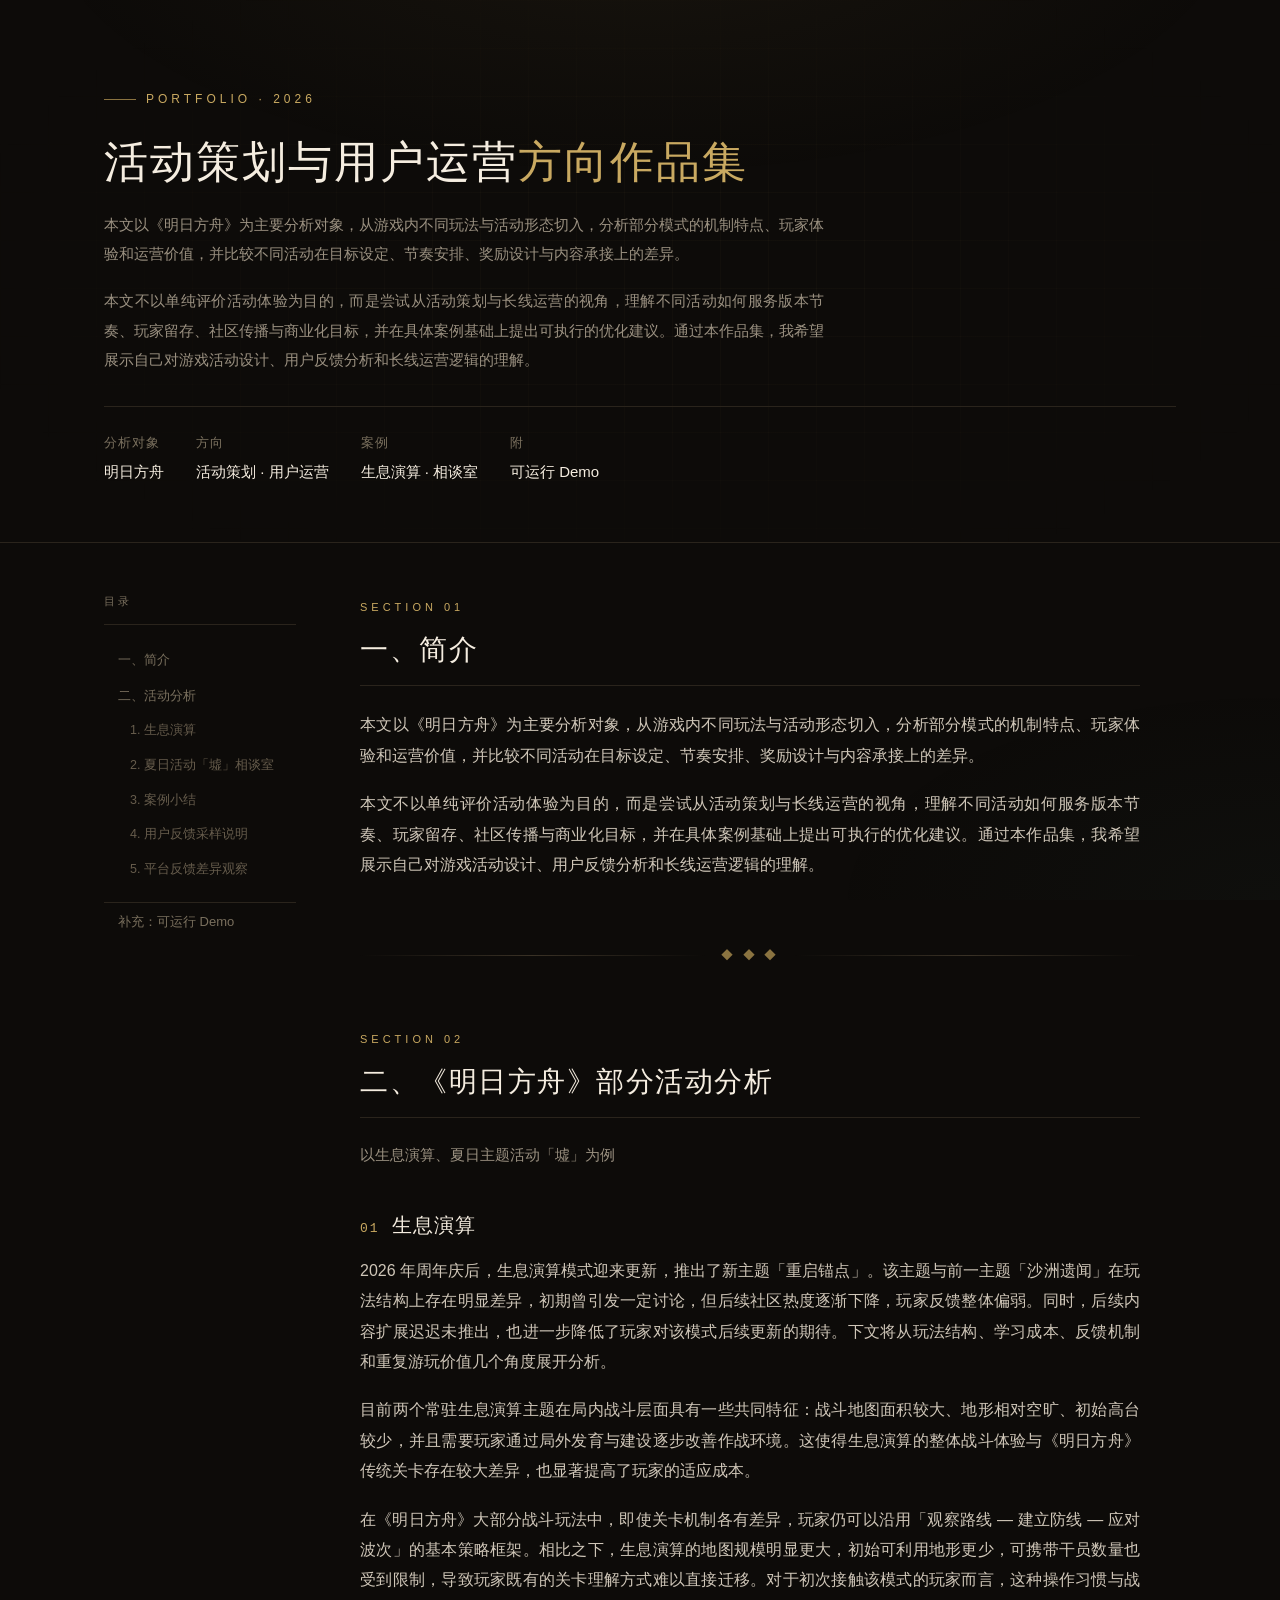
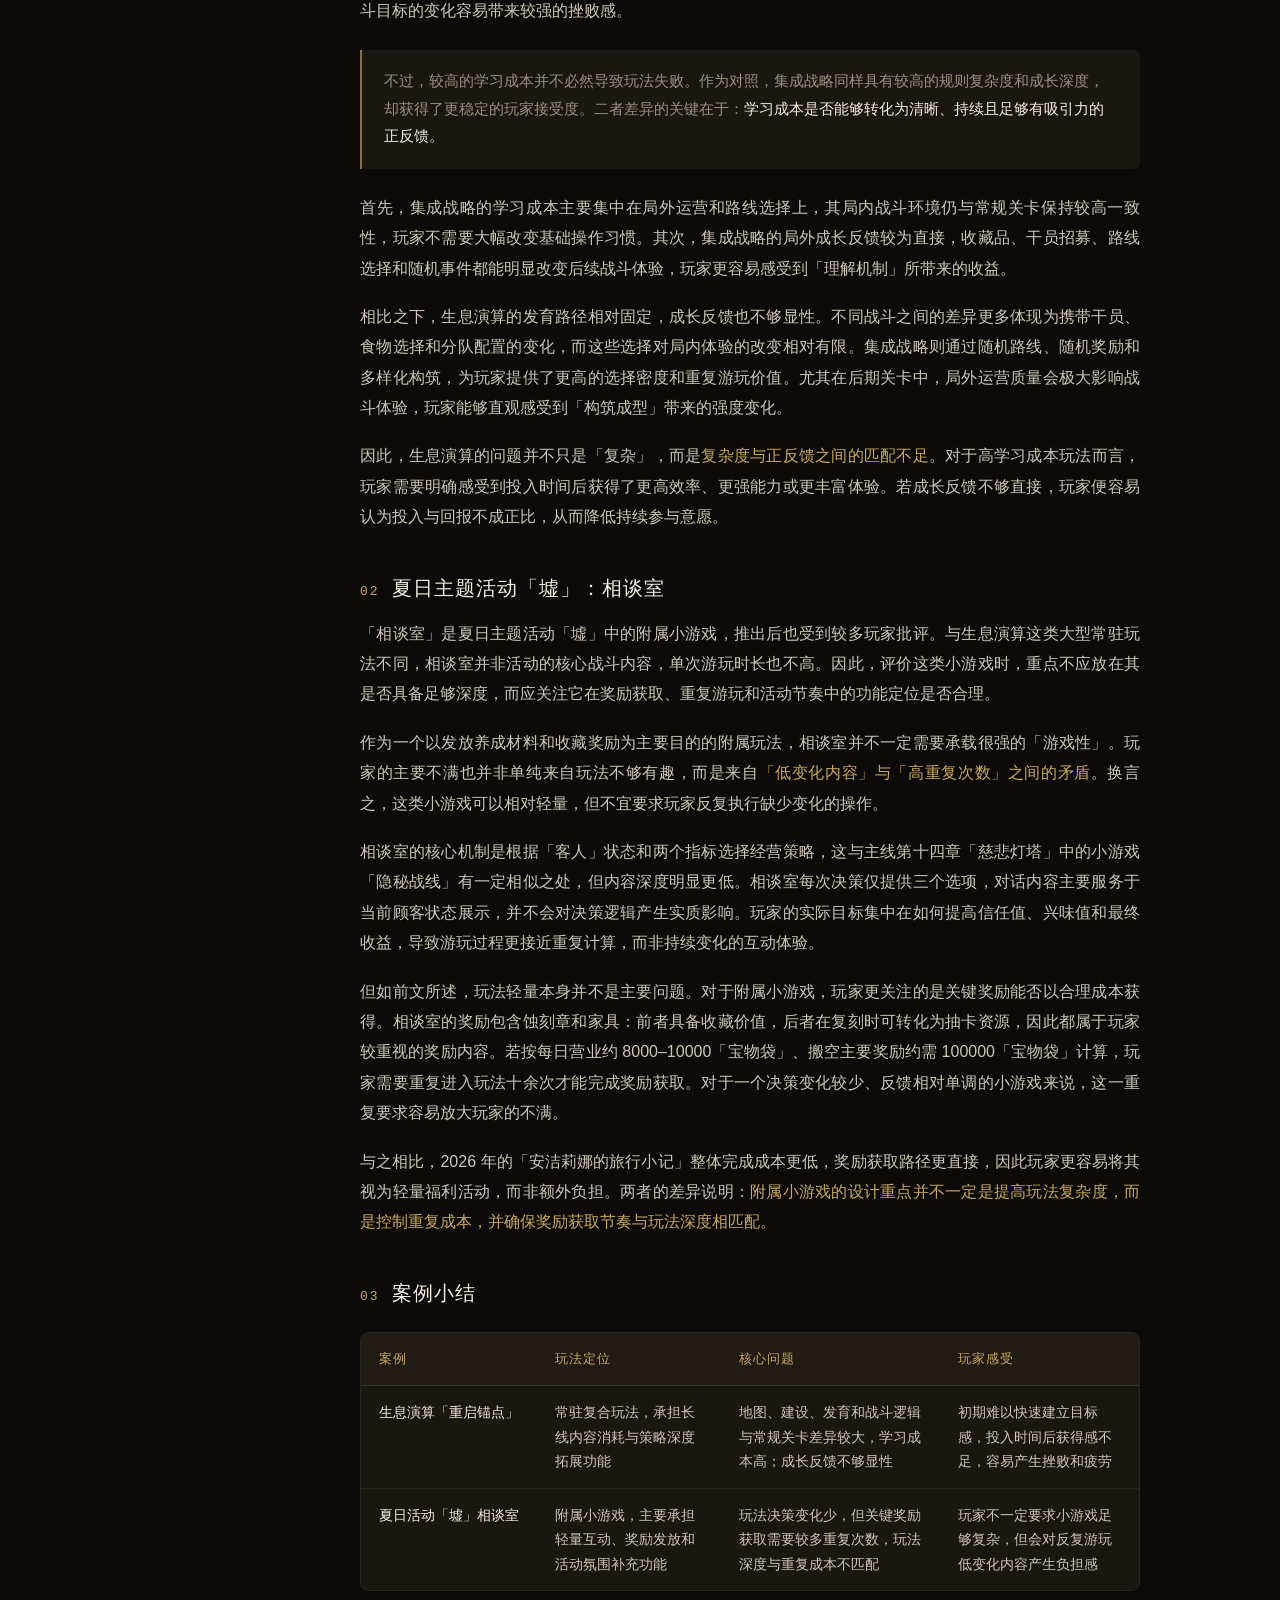
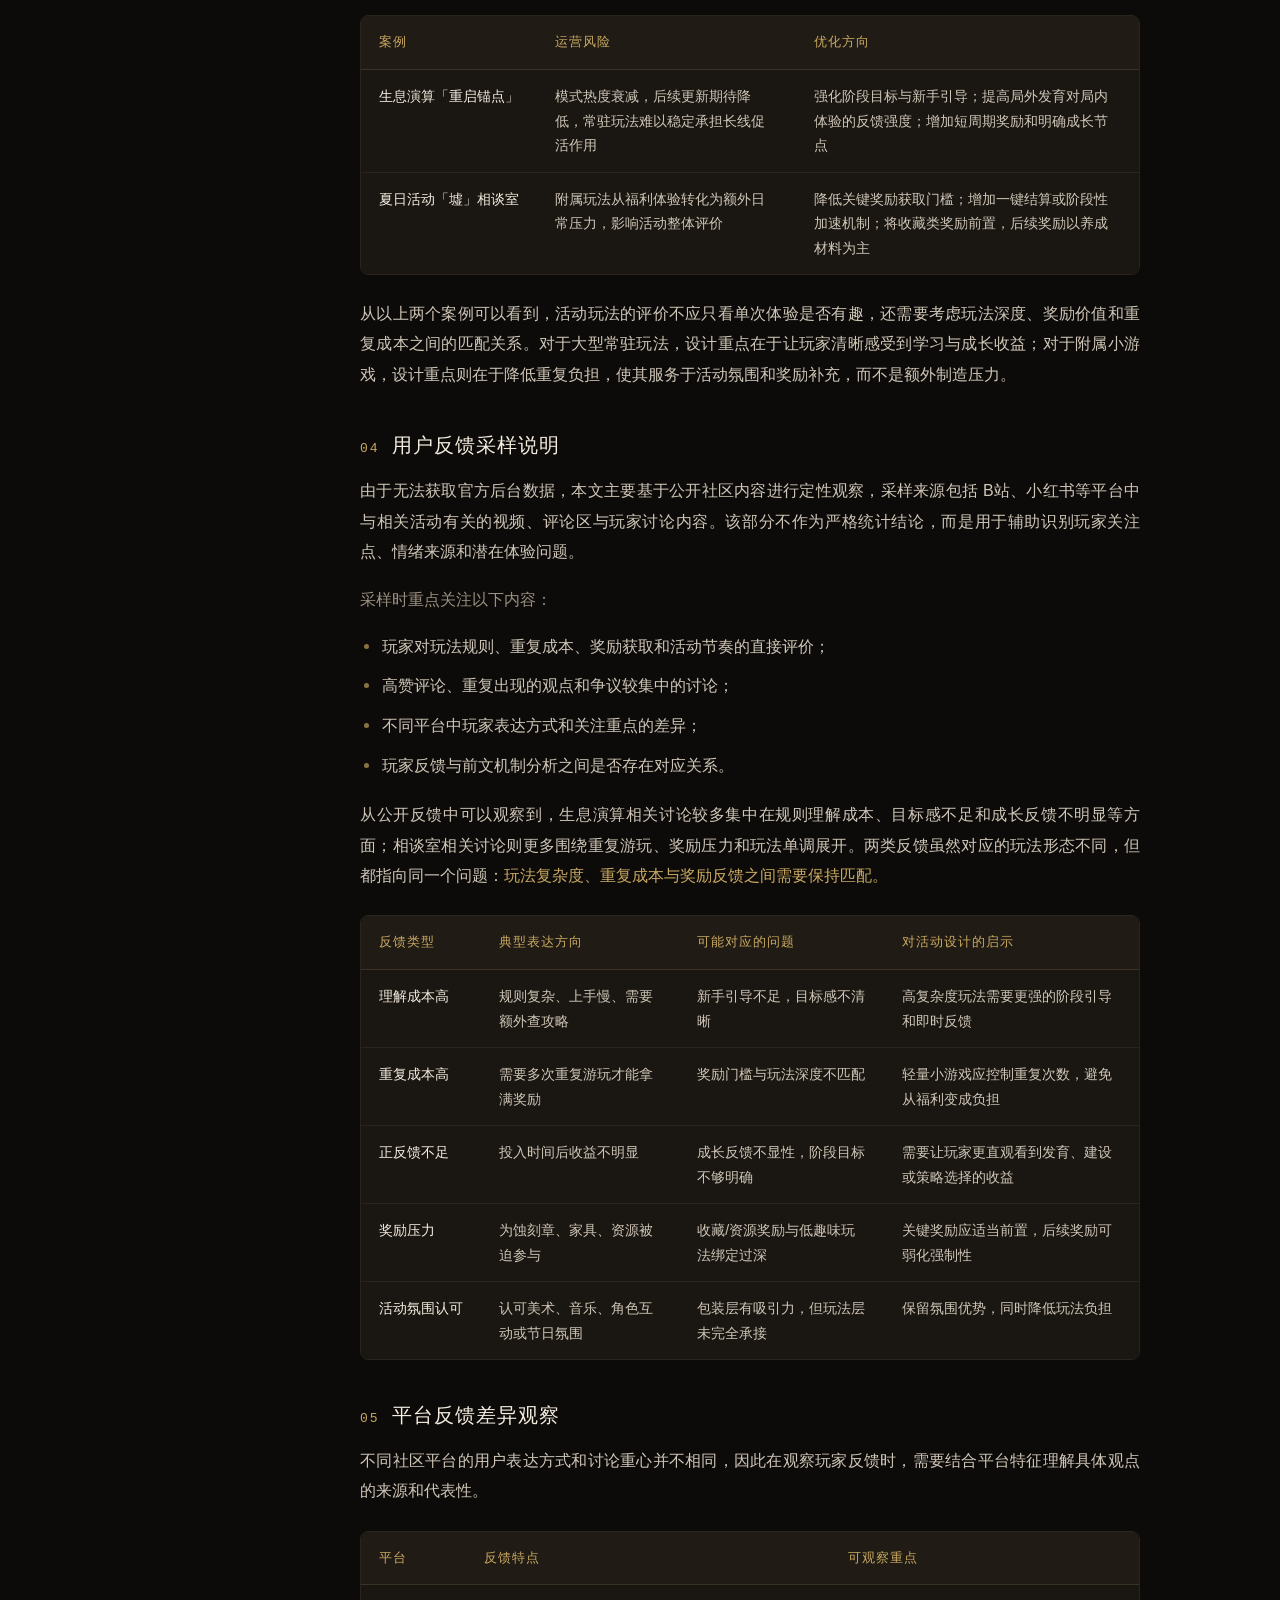
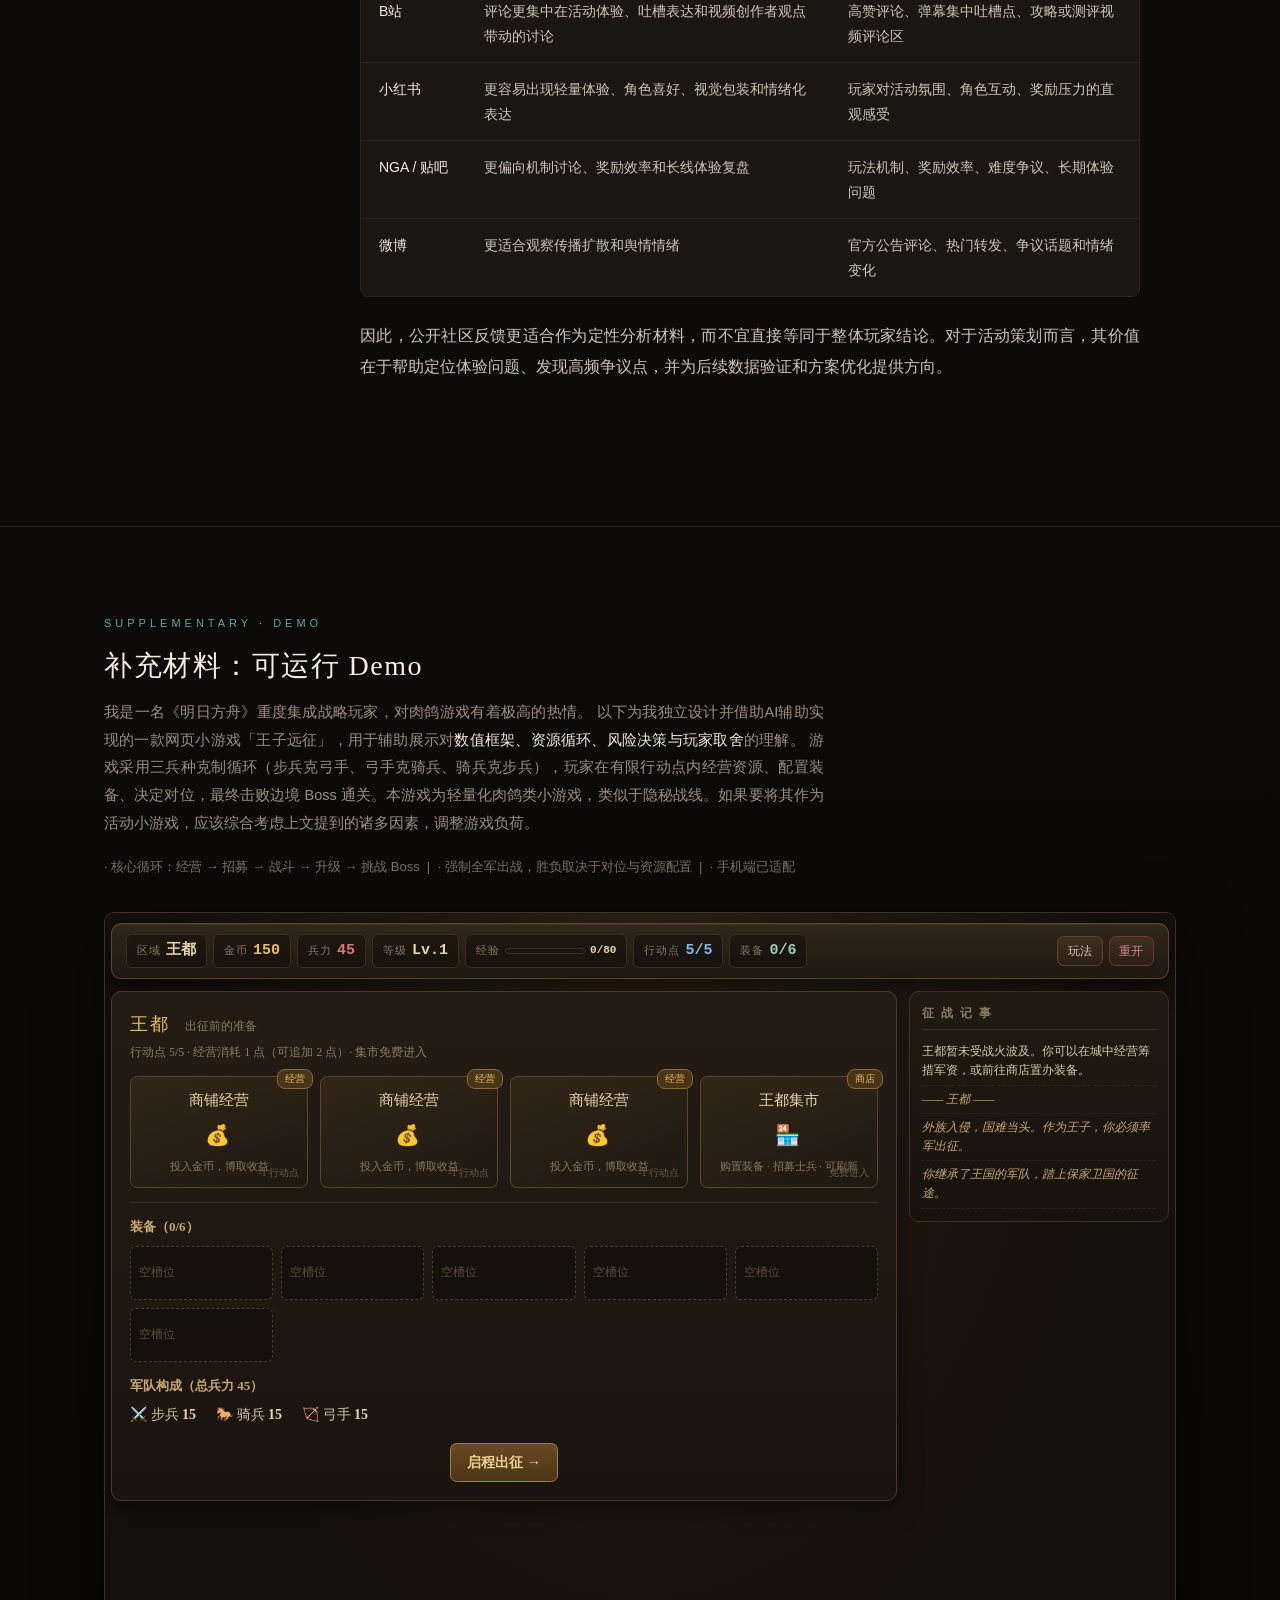
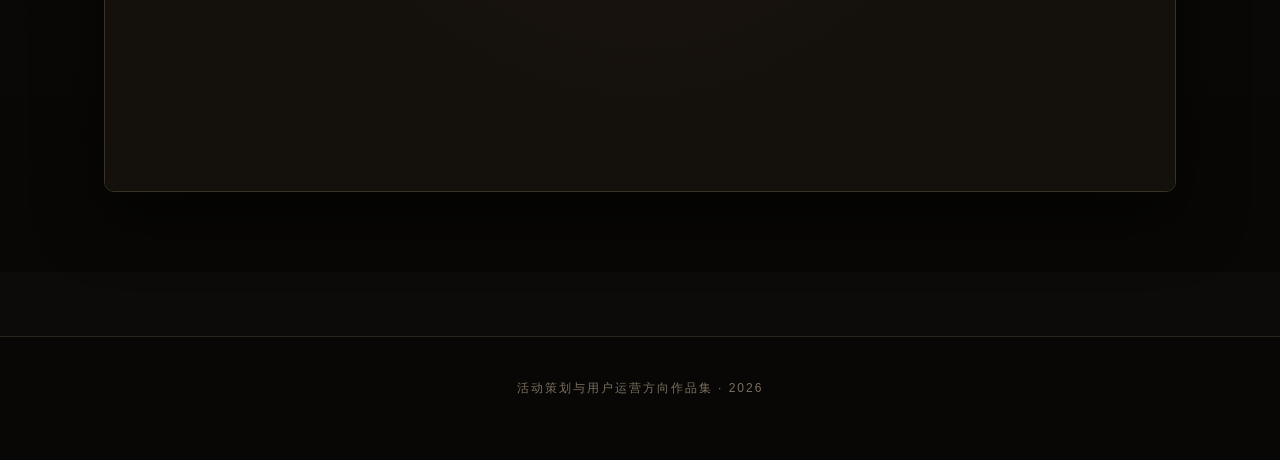
<file: 作品集.html>
<!DOCTYPE html>
<html lang="zh-CN">
<head>
<meta charset="UTF-8">
<meta name="viewport" content="width=device-width, initial-scale=1.0, viewport-fit=cover">
<meta name="theme-color" content="#0d0b09">
<title>活动策划与用户运营方向作品集</title>
<style>
/* ============================================================
   基础
============================================================ */
* { box-sizing: border-box; margin: 0; padding: 0; }

:root {
  --bg: #0d0b09;
  --bg-soft: #14110d;
  --surface: #1a1611;
  --surface-2: #201b14;
  --border: #2a241c;
  --border-strong: #3a3226;
  --text: #cfc6b8;
  --text-muted: #7a705e;
  --text-dim: #9a9080;
  --text-bright: #f5ede0;
  --gold: #c9a961;
  --gold-bright: #e5c878;
  --gold-soft: #8a7340;
  --cyan: #5fa89e;
  --red: #c97575;
}

html {
  scroll-behavior: smooth;
  -webkit-text-size-adjust: 100%;
}

body {
  font-family: -apple-system, BlinkMacSystemFont, "PingFang SC", "Hiragino Sans GB", "Microsoft YaHei", "Source Han Sans CN", sans-serif;
  background: var(--bg);
  color: var(--text);
  font-size: 16px;
  line-height: 1.9;
  overflow-x: hidden;
  -webkit-font-smoothing: antialiased;
}

body::before {
  content: "";
  position: fixed;
  inset: 0;
  pointer-events: none;
  background:
    radial-gradient(ellipse 80% 50% at 50% -10%, rgba(201,169,97,.06), transparent 60%),
    radial-gradient(ellipse 60% 40% at 100% 100%, rgba(95,168,158,.03), transparent 60%);
  z-index: 0;
}

.wrap {
  position: relative;
  z-index: 1;
  max-width: 1120px;
  margin: 0 auto;
  padding: 0 24px;
}

/* ============================================================
   Hero
============================================================ */
.hero {
  position: relative;
  padding: 80px 0 56px;
  border-bottom: 1px solid var(--border);
  margin-bottom: 48px;
  overflow: hidden;
}

.hero::before {
  content: "";
  position: absolute;
  inset: 0;
  background-image:
    linear-gradient(rgba(201,169,97,.03) 1px, transparent 1px),
    linear-gradient(90deg, rgba(201,169,97,.03) 1px, transparent 1px);
  background-size: 48px 48px;
  mask-image: radial-gradient(ellipse 70% 80% at 50% 50%, #000 20%, transparent 80%);
  -webkit-mask-image: radial-gradient(ellipse 70% 80% at 50% 50%, #000 20%, transparent 80%);
  pointer-events: none;
}

.hero-inner { position: relative; z-index: 1; }

.hero-eyebrow {
  display: inline-flex;
  align-items: center;
  gap: 10px;
  font-size: 12px;
  letter-spacing: 4px;
  color: var(--gold);
  margin-bottom: 24px;
  text-transform: uppercase;
}

.hero-eyebrow::before {
  content: "";
  width: 32px;
  height: 1px;
  background: var(--gold-soft);
}

h1 {
  font-family: "Songti SC", "Noto Serif SC", "Source Han Serif CN", Georgia, serif;
  font-size: 44px;
  font-weight: 500;
  line-height: 1.25;
  color: var(--text-bright);
  letter-spacing: 2px;
  margin-bottom: 20px;
}

h1 .accent { color: var(--gold); }

.hero-sub {
  font-size: 15px;
  color: var(--text-dim);
  max-width: 720px;
  line-height: 1.95;
}

.hero-meta {
  display: flex;
  flex-wrap: wrap;
  gap: 20px 32px;
  margin-top: 32px;
  padding-top: 24px;
  border-top: 1px solid var(--border);
}

.hero-meta-item {
  font-size: 13px;
  color: var(--text-muted);
  letter-spacing: 1px;
}

.hero-meta-item strong {
  display: block;
  color: var(--text-bright);
  font-weight: 500;
  font-size: 15px;
  margin-top: 2px;
  letter-spacing: 0;
}

/* ============================================================
   布局
============================================================ */
.layout {
  display: grid;
  grid-template-columns: 200px 1fr;
  gap: 56px;
  align-items: start;
  padding-bottom: 80px;
}

/* ============================================================
   目录
============================================================ */
.toc {
  position: sticky;
  top: 32px;
  align-self: start;
  max-height: calc(100vh - 64px);
  overflow-y: auto;
  padding-right: 8px;
}

.toc-title {
  font-size: 11px;
  letter-spacing: 3px;
  color: var(--text-muted);
  text-transform: uppercase;
  margin-bottom: 18px;
  padding-bottom: 12px;
  border-bottom: 1px solid var(--border);
}

.toc-list {
  list-style: none;
}

.toc-list li { margin-bottom: 2px; }

.toc-list a {
  display: block;
  padding: 7px 0 7px 12px;
  font-size: 13px;
  color: var(--text-muted);
  text-decoration: none;
  border-left: 2px solid transparent;
  transition: all .18s ease;
  line-height: 1.5;
}

.toc-list a:hover {
  color: var(--gold);
  border-left-color: var(--gold-soft);
}

.toc-list a.sub {
  padding-left: 24px;
  font-size: 12.5px;
  color: #665c4c;
}

.toc-list a.sub:hover {
  color: var(--gold);
}

.toc-divider {
  margin: 16px 0;
  border-top: 1px solid var(--border);
}

/* ============================================================
   内容
============================================================ */
.content { min-width: 0; max-width: 780px; }

section { margin-bottom: 64px; scroll-margin-top: 32px; }

.section-label {
  display: inline-block;
  font-size: 11px;
  letter-spacing: 4px;
  color: var(--gold);
  text-transform: uppercase;
  margin-bottom: 12px;
}

h2 {
  font-family: "Songti SC", "Noto Serif SC", Georgia, serif;
  font-size: 28px;
  font-weight: 500;
  color: var(--text-bright);
  letter-spacing: 1.5px;
  line-height: 1.4;
  margin-bottom: 24px;
  padding-bottom: 16px;
  border-bottom: 1px solid var(--border);
}

h3 {
  font-family: "Songti SC", "Noto Serif SC", Georgia, serif;
  font-size: 20px;
  font-weight: 500;
  color: var(--text-bright);
  letter-spacing: 1px;
  line-height: 1.5;
  margin: 40px 0 16px;
  display: flex;
  align-items: baseline;
  gap: 12px;
}

h3 .num {
  font-family: -apple-system, BlinkMacSystemFont, monospace;
  font-size: 13px;
  color: var(--gold);
  letter-spacing: 2px;
  font-weight: 400;
  flex-shrink: 0;
}

h4 {
  font-size: 15px;
  font-weight: 500;
  color: var(--gold);
  letter-spacing: 1px;
  margin: 28px 0 12px;
}

p {
  margin-bottom: 18px;
  color: var(--text);
  text-align: justify;
  text-justify: inter-ideograph;
}

strong { color: var(--text-bright); font-weight: 500; }

em {
  font-style: normal;
  color: var(--gold);
  font-weight: 500;
}

/* 引用/提示块 */
.callout {
  background: var(--surface);
  border-left: 2px solid var(--gold-soft);
  padding: 18px 22px;
  margin: 24px 0;
  border-radius: 0 6px 6px 0;
  font-size: 14.5px;
  color: var(--text-dim);
  line-height: 1.9;
}

/* 列表 */
ul.list, ol.list {
  margin: 16px 0 20px;
  padding-left: 0;
  list-style: none;
}

ul.list li, ol.list li {
  position: relative;
  padding-left: 22px;
  margin-bottom: 10px;
  color: var(--text);
  line-height: 1.85;
}

ul.list li::before {
  content: "";
  position: absolute;
  left: 4px;
  top: 12px;
  width: 5px;
  height: 5px;
  background: var(--gold-soft);
  border-radius: 50%;
}

ol.list { counter-reset: item; }
ol.list li { counter-increment: item; }
ol.list li::before {
  content: counter(item);
  position: absolute;
  left: 0;
  top: 2px;
  font-family: monospace;
  font-size: 12px;
  color: var(--gold);
  font-weight: 600;
}

/* 表格 */
.table-wrap {
  margin: 24px 0;
  overflow-x: auto;
  border-radius: 8px;
  border: 1px solid var(--border);
  -webkit-overflow-scrolling: touch;
}

table {
  width: 100%;
  border-collapse: collapse;
  font-size: 14px;
  background: var(--surface);
  min-width: 560px;
}

thead th {
  background: var(--surface-2);
  color: var(--gold);
  font-weight: 500;
  text-align: left;
  padding: 14px 18px;
  font-size: 13px;
  letter-spacing: 1px;
  border-bottom: 1px solid var(--border-strong);
  white-space: nowrap;
}

tbody td {
  padding: 14px 18px;
  border-bottom: 1px solid var(--border);
  color: var(--text);
  vertical-align: top;
  line-height: 1.75;
}

tbody tr:last-child td { border-bottom: none; }
tbody tr:hover td { background: rgba(201,169,97,.03); }

tbody td:first-child {
  color: var(--text-bright);
  font-weight: 500;
  white-space: nowrap;
}

/* 分隔线 */
.section-divider {
  display: flex;
  align-items: center;
  gap: 16px;
  margin: 56px 0;
  color: var(--gold-soft);
  font-size: 12px;
  letter-spacing: 3px;
}

.section-divider::before,
.section-divider::after {
  content: "";
  flex: 1;
  height: 1px;
  background: linear-gradient(90deg, transparent, var(--border-strong), transparent);
}

/* ============================================================
   Demo 区
============================================================ */
.demo-section {
  position: relative;
  z-index: 1;
  border-top: 1px solid var(--border);
  background: linear-gradient(180deg, var(--bg) 0%, #080705 100%);
  padding: 80px 0;
}

.demo-head {
  max-width: 1120px;
  margin: 0 auto 32px;
  padding: 0 24px;
}

.demo-head .section-label { color: var(--cyan); }

.demo-head h2 { border-bottom: none; padding-bottom: 0; margin-bottom: 14px; }

.demo-head p {
  color: var(--text-dim);
  font-size: 14.5px;
  max-width: 720px;
}

.demo-frame-wrap {
  max-width: 1120px;
  margin: 0 auto;
  padding: 0 24px;
}

.demo-frame {
  width: 100%;
  height: 880px;
  border: 1px solid var(--border-strong);
  border-radius: 10px;
  background: #14100c;
  display: block;
  box-shadow:
    0 24px 64px rgba(0,0,0,.6),
    0 0 0 1px rgba(201,169,97,.05) inset;
}

/* ============================================================
   页脚
============================================================ */
footer {
  position: relative;
  z-index: 1;
  padding: 40px 0 60px;
  text-align: center;
  border-top: 1px solid var(--border);
  background: #080705;
}

footer p {
  font-size: 12px;
  color: var(--text-muted);
  letter-spacing: 2px;
  text-align: center;
  margin: 0;
}

/* ============================================================
   响应式
============================================================ */
@media (max-width: 900px) {
  .layout {
    grid-template-columns: 1fr;
    gap: 32px;
  }
  .toc {
    position: static;
    max-height: none;
    padding: 20px;
    background: var(--surface);
    border: 1px solid var(--border);
    border-radius: 10px;
  }
  .toc-list {
    display: flex;
    flex-wrap: wrap;
    gap: 4px 8px;
  }
  .toc-list li { margin: 0; }
  .toc-list a {
    padding: 5px 12px;
    border-left: none;
    border: 1px solid var(--border);
    border-radius: 20px;
    font-size: 12.5px;
  }
  .toc-list a.sub { display: none; }
  .toc-divider { display: none; }
}

@media (max-width: 640px) {
  .wrap { padding: 0 18px; }
  .hero { padding: 56px 0 40px; margin-bottom: 32px; }
  h1 { font-size: 30px; letter-spacing: 1px; }
  h2 { font-size: 22px; }
  h3 { font-size: 17px; margin: 32px 0 12px; }
  body { font-size: 15px; line-height: 1.85; }
  p { text-align: left; }
  section { margin-bottom: 48px; }

  .hero-meta { gap: 16px 24px; }
  .hero-meta-item { font-size: 12px; }

  table { font-size: 13px; }
  thead th { padding: 11px 14px; font-size: 12px; }
  tbody td { padding: 11px 14px; }

  .demo-section { padding: 48px 0; }
  .demo-head, .demo-frame-wrap { padding: 0 18px; }
  .demo-frame { height: 1100px; border-radius: 8px; }
}

@media (max-width: 380px) {
  h1 { font-size: 26px; }
  .wrap { padding: 0 14px; }
  .demo-head, .demo-frame-wrap { padding: 0 14px; }
}

/* 打印优化 */
@media print {
  body { background: #fff; color: #000; }
  .toc, .demo-section, footer { display: none; }
  .layout { display: block; }
  a { color: inherit; text-decoration: none; }
}
</style>
</head>
<body>

<!-- ============================================================
     Hero
============================================================ -->
<header class="hero">
  <div class="wrap hero-inner">
    <div class="hero-eyebrow">Portfolio · 2026</div>
    <h1>活动策划与用户运营<span class="accent">方向作品集</span></h1>
    <p class="hero-sub">
      本文以《明日方舟》为主要分析对象，从游戏内不同玩法与活动形态切入，分析部分模式的机制特点、玩家体验和运营价值，并比较不同活动在目标设定、节奏安排、奖励设计与内容承接上的差异。
    </p>
    <p class="hero-sub" style="margin-top:14px">
      本文不以单纯评价活动体验为目的，而是尝试从活动策划与长线运营的视角，理解不同活动如何服务版本节奏、玩家留存、社区传播与商业化目标，并在具体案例基础上提出可执行的优化建议。通过本作品集，我希望展示自己对游戏活动设计、用户反馈分析和长线运营逻辑的理解。
    </p>
    <div class="hero-meta">
      <div class="hero-meta-item">分析对象<strong>明日方舟</strong></div>
      <div class="hero-meta-item">方向<strong>活动策划 · 用户运营</strong></div>
      <div class="hero-meta-item">案例<strong>生息演算 · 相谈室</strong></div>
      <div class="hero-meta-item">附<strong>可运行 Demo</strong></div>
    </div>
  </div>
</header>

<!-- ============================================================
     主体
============================================================ -->
<div class="wrap">
  <div class="layout">

    <!-- 目录 -->
    <aside class="toc">
      <div class="toc-title">目录</div>
      <ul class="toc-list">
        <li><a href="#intro">一、简介</a></li>
        <li><a href="#analysis">二、活动分析</a></li>
        <li><a href="#shengxi" class="sub">1. 生息演算</a></li>
        <li><a href="#xiangtan" class="sub">2. 夏日活动「墟」相谈室</a></li>
        <li><a href="#summary" class="sub">3. 案例小结</a></li>
        <li><a href="#feedback" class="sub">4. 用户反馈采样说明</a></li>
        <li><a href="#platform" class="sub">5. 平台反馈差异观察</a></li>
        <li class="toc-divider"></li>
        <li><a href="#demo">补充：可运行 Demo</a></li>
      </ul>
    </aside>

    <!-- 内容 -->
    <main class="content">

      <!-- 一、简介 -->
      <section id="intro">
        <div class="section-label">Section 01</div>
        <h2>一、简介</h2>
        <p>
          本文以《明日方舟》为主要分析对象，从游戏内不同玩法与活动形态切入，分析部分模式的机制特点、玩家体验和运营价值，并比较不同活动在目标设定、节奏安排、奖励设计与内容承接上的差异。
        </p>
        <p>
          本文不以单纯评价活动体验为目的，而是尝试从活动策划与长线运营的视角，理解不同活动如何服务版本节奏、玩家留存、社区传播与商业化目标，并在具体案例基础上提出可执行的优化建议。通过本作品集，我希望展示自己对游戏活动设计、用户反馈分析和长线运营逻辑的理解。
        </p>
      </section>

      <div class="section-divider">◆ ◆ ◆</div>

      <!-- 二、活动分析 -->
      <section id="analysis">
        <div class="section-label">Section 02</div>
        <h2>二、《明日方舟》部分活动分析</h2>
        <p style="color:var(--text-dim);font-size:14.5px;margin-bottom:32px">
          以生息演算、夏日主题活动「墟」为例
        </p>

        <!-- 1. 生息演算 -->
        <h3 id="shengxi"><span class="num">01</span>生息演算</h3>

        <p>
          2026 年周年庆后，生息演算模式迎来更新，推出了新主题「重启锚点」。该主题与前一主题「沙洲遗闻」在玩法结构上存在明显差异，初期曾引发一定讨论，但后续社区热度逐渐下降，玩家反馈整体偏弱。同时，后续内容扩展迟迟未推出，也进一步降低了玩家对该模式后续更新的期待。下文将从玩法结构、学习成本、反馈机制和重复游玩价值几个角度展开分析。
        </p>

        <p>
          目前两个常驻生息演算主题在局内战斗层面具有一些共同特征：战斗地图面积较大、地形相对空旷、初始高台较少，并且需要玩家通过局外发育与建设逐步改善作战环境。这使得生息演算的整体战斗体验与《明日方舟》传统关卡存在较大差异，也显著提高了玩家的适应成本。
        </p>

        <p>
          在《明日方舟》大部分战斗玩法中，即使关卡机制各有差异，玩家仍可以沿用「观察路线 — 建立防线 — 应对波次」的基本策略框架。相比之下，生息演算的地图规模明显更大，初始可利用地形更少，可携带干员数量也受到限制，导致玩家既有的关卡理解方式难以直接迁移。对于初次接触该模式的玩家而言，这种操作习惯与战斗目标的变化容易带来较强的挫败感。
        </p>

        <div class="callout">
          不过，较高的学习成本并不必然导致玩法失败。作为对照，集成战略同样具有较高的规则复杂度和成长深度，却获得了更稳定的玩家接受度。二者差异的关键在于：<strong>学习成本是否能够转化为清晰、持续且足够有吸引力的正反馈。</strong>
        </div>

        <p>
          首先，集成战略的学习成本主要集中在局外运营和路线选择上，其局内战斗环境仍与常规关卡保持较高一致性，玩家不需要大幅改变基础操作习惯。其次，集成战略的局外成长反馈较为直接，收藏品、干员招募、路线选择和随机事件都能明显改变后续战斗体验，玩家更容易感受到「理解机制」所带来的收益。
        </p>

        <p>
          相比之下，生息演算的发育路径相对固定，成长反馈也不够显性。不同战斗之间的差异更多体现为携带干员、食物选择和分队配置的变化，而这些选择对局内体验的改变相对有限。集成战略则通过随机路线、随机奖励和多样化构筑，为玩家提供了更高的选择密度和重复游玩价值。尤其在后期关卡中，局外运营质量会极大影响战斗体验，玩家能够直观感受到「构筑成型」带来的强度变化。
        </p>

        <p>
          因此，生息演算的问题并不只是「复杂」，而是<em>复杂度与正反馈之间的匹配不足</em>。对于高学习成本玩法而言，玩家需要明确感受到投入时间后获得了更高效率、更强能力或更丰富体验。若成长反馈不够直接，玩家便容易认为投入与回报不成正比，从而降低持续参与意愿。
        </p>

        <!-- 2. 相谈室 -->
        <h3 id="xiangtan"><span class="num">02</span>夏日主题活动「墟」：相谈室</h3>

        <p>
          「相谈室」是夏日主题活动「墟」中的附属小游戏，推出后也受到较多玩家批评。与生息演算这类大型常驻玩法不同，相谈室并非活动的核心战斗内容，单次游玩时长也不高。因此，评价这类小游戏时，重点不应放在其是否具备足够深度，而应关注它在奖励获取、重复游玩和活动节奏中的功能定位是否合理。
        </p>

        <p>
          作为一个以发放养成材料和收藏奖励为主要目的的附属玩法，相谈室并不一定需要承载很强的「游戏性」。玩家的主要不满也并非单纯来自玩法不够有趣，而是来自<em>「低变化内容」与「高重复次数」之间的矛盾</em>。换言之，这类小游戏可以相对轻量，但不宜要求玩家反复执行缺少变化的操作。
        </p>

        <p>
          相谈室的核心机制是根据「客人」状态和两个指标选择经营策略，这与主线第十四章「慈悲灯塔」中的小游戏「隐秘战线」有一定相似之处，但内容深度明显更低。相谈室每次决策仅提供三个选项，对话内容主要服务于当前顾客状态展示，并不会对决策逻辑产生实质影响。玩家的实际目标集中在如何提高信任值、兴味值和最终收益，导致游玩过程更接近重复计算，而非持续变化的互动体验。
        </p>

        <p>
          但如前文所述，玩法轻量本身并不是主要问题。对于附属小游戏，玩家更关注的是关键奖励能否以合理成本获得。相谈室的奖励包含蚀刻章和家具：前者具备收藏价值，后者在复刻时可转化为抽卡资源，因此都属于玩家较重视的奖励内容。若按每日营业约 8000–10000「宝物袋」、搬空主要奖励约需 100000「宝物袋」计算，玩家需要重复进入玩法十余次才能完成奖励获取。对于一个决策变化较少、反馈相对单调的小游戏来说，这一重复要求容易放大玩家的不满。
        </p>

        <p>
          与之相比，2026 年的「安洁莉娜的旅行小记」整体完成成本更低，奖励获取路径更直接，因此玩家更容易将其视为轻量福利活动，而非额外负担。两者的差异说明：<em>附属小游戏的设计重点并不一定是提高玩法复杂度，而是控制重复成本，并确保奖励获取节奏与玩法深度相匹配。</em>
        </p>

        <!-- 3. 案例小结 -->
        <h3 id="summary"><span class="num">03</span>案例小结</h3>

        <div class="table-wrap">
          <table>
            <thead>
              <tr>
                <th>案例</th>
                <th>玩法定位</th>
                <th>核心问题</th>
                <th>玩家感受</th>
              </tr>
            </thead>
            <tbody>
              <tr>
                <td>生息演算「重启锚点」</td>
                <td>常驻复合玩法，承担长线内容消耗与策略深度拓展功能</td>
                <td>地图、建设、发育和战斗逻辑与常规关卡差异较大，学习成本高；成长反馈不够显性</td>
                <td>初期难以快速建立目标感，投入时间后获得感不足，容易产生挫败和疲劳</td>
              </tr>
              <tr>
                <td>夏日活动「墟」相谈室</td>
                <td>附属小游戏，主要承担轻量互动、奖励发放和活动氛围补充功能</td>
                <td>玩法决策变化少，但关键奖励获取需要较多重复次数，玩法深度与重复成本不匹配</td>
                <td>玩家不一定要求小游戏足够复杂，但会对反复游玩低变化内容产生负担感</td>
              </tr>
            </tbody>
          </table>
        </div>

        <div class="table-wrap">
          <table>
            <thead>
              <tr>
                <th>案例</th>
                <th>运营风险</th>
                <th>优化方向</th>
              </tr>
            </thead>
            <tbody>
              <tr>
                <td>生息演算「重启锚点」</td>
                <td>模式热度衰减，后续更新期待降低，常驻玩法难以稳定承担长线促活作用</td>
                <td>强化阶段目标与新手引导；提高局外发育对局内体验的反馈强度；增加短周期奖励和明确成长节点</td>
              </tr>
              <tr>
                <td>夏日活动「墟」相谈室</td>
                <td>附属玩法从福利体验转化为额外日常压力，影响活动整体评价</td>
                <td>降低关键奖励获取门槛；增加一键结算或阶段性加速机制；将收藏类奖励前置，后续奖励以养成材料为主</td>
              </tr>
            </tbody>
          </table>
        </div>

        <p>
          从以上两个案例可以看到，活动玩法的评价不应只看单次体验是否有趣，还需要考虑玩法深度、奖励价值和重复成本之间的匹配关系。对于大型常驻玩法，设计重点在于让玩家清晰感受到学习与成长收益；对于附属小游戏，设计重点则在于降低重复负担，使其服务于活动氛围和奖励补充，而不是额外制造压力。
        </p>

        <!-- 4. 用户反馈采样 -->
        <h3 id="feedback"><span class="num">04</span>用户反馈采样说明</h3>

        <p>
          由于无法获取官方后台数据，本文主要基于公开社区内容进行定性观察，采样来源包括 B站、小红书等平台中与相关活动有关的视频、评论区与玩家讨论内容。该部分不作为严格统计结论，而是用于辅助识别玩家关注点、情绪来源和潜在体验问题。
        </p>

        <p style="color:var(--text-dim);margin-bottom:14px">采样时重点关注以下内容：</p>
        <ul class="list">
          <li>玩家对玩法规则、重复成本、奖励获取和活动节奏的直接评价；</li>
          <li>高赞评论、重复出现的观点和争议较集中的讨论；</li>
          <li>不同平台中玩家表达方式和关注重点的差异；</li>
          <li>玩家反馈与前文机制分析之间是否存在对应关系。</li>
        </ul>

        <p>
          从公开反馈中可以观察到，生息演算相关讨论较多集中在规则理解成本、目标感不足和成长反馈不明显等方面；相谈室相关讨论则更多围绕重复游玩、奖励压力和玩法单调展开。两类反馈虽然对应的玩法形态不同，但都指向同一个问题：<em>玩法复杂度、重复成本与奖励反馈之间需要保持匹配。</em>
        </p>

        <div class="table-wrap">
          <table>
            <thead>
              <tr>
                <th>反馈类型</th>
                <th>典型表达方向</th>
                <th>可能对应的问题</th>
                <th>对活动设计的启示</th>
              </tr>
            </thead>
            <tbody>
              <tr>
                <td>理解成本高</td>
                <td>规则复杂、上手慢、需要额外查攻略</td>
                <td>新手引导不足，目标感不清晰</td>
                <td>高复杂度玩法需要更强的阶段引导和即时反馈</td>
              </tr>
              <tr>
                <td>重复成本高</td>
                <td>需要多次重复游玩才能拿满奖励</td>
                <td>奖励门槛与玩法深度不匹配</td>
                <td>轻量小游戏应控制重复次数，避免从福利变成负担</td>
              </tr>
              <tr>
                <td>正反馈不足</td>
                <td>投入时间后收益不明显</td>
                <td>成长反馈不显性，阶段目标不够明确</td>
                <td>需要让玩家更直观看到发育、建设或策略选择的收益</td>
              </tr>
              <tr>
                <td>奖励压力</td>
                <td>为蚀刻章、家具、资源被迫参与</td>
                <td>收藏/资源奖励与低趣味玩法绑定过深</td>
                <td>关键奖励应适当前置，后续奖励可弱化强制性</td>
              </tr>
              <tr>
                <td>活动氛围认可</td>
                <td>认可美术、音乐、角色互动或节日氛围</td>
                <td>包装层有吸引力，但玩法层未完全承接</td>
                <td>保留氛围优势，同时降低玩法负担</td>
              </tr>
            </tbody>
          </table>
        </div>

        <!-- 5. 平台反馈差异 -->
        <h3 id="platform"><span class="num">05</span>平台反馈差异观察</h3>

        <p>
          不同社区平台的用户表达方式和讨论重心并不相同，因此在观察玩家反馈时，需要结合平台特征理解具体观点的来源和代表性。
        </p>

        <div class="table-wrap">
          <table>
            <thead>
              <tr>
                <th>平台</th>
                <th>反馈特点</th>
                <th>可观察重点</th>
              </tr>
            </thead>
            <tbody>
              <tr>
                <td>B站</td>
                <td>评论更集中在活动体验、吐槽表达和视频创作者观点带动的讨论</td>
                <td>高赞评论、弹幕集中吐槽点、攻略或测评视频评论区</td>
              </tr>
              <tr>
                <td>小红书</td>
                <td>更容易出现轻量体验、角色喜好、视觉包装和情绪化表达</td>
                <td>玩家对活动氛围、角色互动、奖励压力的直观感受</td>
              </tr>
              <tr>
                <td>NGA / 贴吧</td>
                <td>更偏向机制讨论、奖励效率和长线体验复盘</td>
                <td>玩法机制、奖励效率、难度争议、长期体验问题</td>
              </tr>
              <tr>
                <td>微博</td>
                <td>更适合观察传播扩散和舆情情绪</td>
                <td>官方公告评论、热门转发、争议话题和情绪变化</td>
              </tr>
            </tbody>
          </table>
        </div>

        <p>
          因此，公开社区反馈更适合作为定性分析材料，而不宜直接等同于整体玩家结论。对于活动策划而言，其价值在于帮助定位体验问题、发现高频争议点，并为后续数据验证和方案优化提供方向。
        </p>
      </section>

    </main>
  </div>
</div>

<!-- ============================================================
     Demo 区
============================================================ -->
<section class="demo-section" id="demo">
  <div class="demo-head">
    <div class="section-label">Supplementary · Demo</div>
    <h2>补充材料：可运行 Demo</h2>
    <p>
      我是一名《明日方舟》重度集成战略玩家，对肉鸽游戏有着极高的热情。
      以下为我独立设计并借助AI辅助实现的一款网页小游戏「王子远征」，用于辅助展示对<strong>数值框架、资源循环、风险决策与玩家取舍</strong>的理解。
      游戏采用三兵种克制循环（步兵克弓手、弓手克骑兵、骑兵克步兵），玩家在有限行动点内经营资源、配置装备、决定对位，最终击败边境 Boss 通关。本游戏为轻量化肉鸽类小游戏，类似于隐秘战线。如果要将其作为活动小游戏，应该综合考虑上文提到的诸多因素，调整游戏负荷。
    </p>
    <p style="margin-top:10px;color:var(--text-muted);font-size:13px">
      · 核心循环：经营 → 招募 → 战斗 → 升级 → 挑战 Boss &nbsp;|&nbsp; · 强制全军出战，胜负取决于对位与资源配置 &nbsp;|&nbsp; · 手机端已适配
    </p>
  </div>
  <div class="demo-frame-wrap">
    <iframe id="game-frame" class="demo-frame" title="王子远征 - 游戏 Demo" loading="lazy"></iframe>
  </div>
</section>

<!-- ============================================================
     页脚
============================================================ -->
<footer>
  <p>活动策划与用户运营方向作品集 · 2026</p>
</footer>

<!-- ============================================================
     游戏源码（隐藏 textarea，供 iframe 加载）
============================================================ -->
<textarea id="game-source" style="display:none" aria-hidden="true">
<!DOCTYPE html>
<html lang="zh-CN">
<head>
<meta charset="UTF-8">
<meta name="viewport" content="width=device-width, initial-scale=1.0, viewport-fit=cover">
<meta name="apple-mobile-web-app-capable" content="yes">
<meta name="mobile-web-app-capable" content="yes">
<meta name="theme-color" content="#14100c">
<title>王子远征 · 王国保卫战</title>
<style>
* { box-sizing: border-box; margin: 0; padding: 0; }

html, body {
  -webkit-text-size-adjust: 100%;
  -webkit-tap-highlight-color: transparent;
}

body {
  font-family: "Noto Serif SC", "Songti SC", "Microsoft YaHei", serif;
  background: #14100c;
  background-image: radial-gradient(ellipse at 50% 0%, #2e2114 0%, #14100c 65%);
  background-attachment: fixed;
  color: #d8c9a8;
  min-height: 100vh;
  min-height: 100dvh;
  padding: 10px;
  font-size: 14px;
  line-height: 1.6;
  overflow-x: hidden;
}

#app { max-width: 1080px; margin: 0 auto; }

#hud {
  display: flex; flex-wrap: wrap; gap: 8px; align-items: center;
  padding: 10px 14px;
  background: linear-gradient(180deg, #32261a, #1e1811);
  border: 1px solid #5a4630;
  border-radius: 10px;
  margin-bottom: 12px;
  box-shadow: 0 6px 24px rgba(0,0,0,.6), inset 0 1px 0 rgba(255,220,150,.08);
}
#hud-stats {
  display: flex; gap: 6px; flex: 1; min-width: 0; flex-wrap: wrap;
}
#hud-actions {
  display: flex; gap: 6px; flex-shrink: 0;
}
.stat {
  display: flex; align-items: center; gap: 5px;
  padding: 4px 10px; background: rgba(0,0,0,.35);
  border-radius: 6px; border: 1px solid #3a2e20;
  white-space: nowrap;
}
.stat .lbl { color: #8a7a60; font-size: 11px; letter-spacing: 1px; }
.stat .val { color: #e8d5a8; font-weight: bold; font-size: 15px; font-family: monospace; }
.stat .val.gold { color: #e8c060; }
.stat .val.hp { color: #d87878; }
.stat .val.ap { color: #7fb8e8; }
.stat .val.eq { color: #9fd0b0; }
.bar { width: 80px; height: 6px; background: #1a140e; border-radius: 3px; overflow: hidden; border: 1px solid #3a2e20; }
.bar > i { display: block; height: 100%; background: linear-gradient(90deg,#6a9a5a,#a8d878); transition: width .3s; }

#layout { display: grid; grid-template-columns: 1fr 260px; gap: 12px; align-items: start; }

#main {
  background: linear-gradient(180deg, #241c14, #1a140e);
  border: 1px solid #4a3a28;
  border-radius: 10px;
  padding: 18px;
  min-height: 420px;
  box-shadow: 0 6px 24px rgba(0,0,0,.5);
}

#side {
  background: linear-gradient(180deg, #201a12, #17120c);
  border: 1px solid #3a2e20;
  border-radius: 10px;
  padding: 12px;
  max-height: 560px;
  overflow-y: auto;
}
#side h3 { font-size: 12px; color: #8a7a60; letter-spacing: 2px; margin-bottom: 8px; border-bottom: 1px solid #3a2e20; padding-bottom: 6px; }
#log .entry { font-size: 12px; padding: 4px 0; border-bottom: 1px dashed #2a2218; color: #a89878; }
#log .entry:first-child { color: #d8c9a8; }
#log .entry.good { color: #8fc890; }
#log .entry.bad { color: #d88888; }
#log .entry.story { color: #c8a870; font-style: italic; }
#log .entry.epic { color: #e8c060; font-weight: bold; }

h2 { font-size: 18px; color: #e8c060; letter-spacing: 2px; margin-bottom: 4px; font-weight: normal; }
h2 .sub { font-size: 12px; color: #8a7a60; letter-spacing: 0; margin-left: 8px; }
.hint { font-size: 12px; color: #8a7a60; margin-bottom: 14px; }
hr { border: none; border-top: 1px solid #3a2e20; margin: 14px 0; }

button {
  font-family: inherit;
  background: linear-gradient(180deg, #3e3020, #2a2016);
  color: #d8c9a8;
  border: 1px solid #5a4630;
  border-radius: 6px;
  padding: 7px 14px;
  cursor: pointer;
  font-size: 13px;
  transition: all .15s;
  user-select: none;
  -webkit-user-select: none;
  touch-action: manipulation;
}
button:hover:not(:disabled) { background: linear-gradient(180deg, #544028, #362a1c); border-color: #8a6a3a; color: #f0e0c0; }
button:active:not(:disabled) { transform: translateY(1px); background: linear-gradient(180deg, #544028, #362a1c); }
button:disabled { opacity: .35; cursor: not-allowed; }
button.primary { background: linear-gradient(180deg, #6a4a20, #4a3418); border-color: #a08040; color: #f0d090; font-weight: bold; }
button.primary:hover:not(:disabled) { background: linear-gradient(180deg, #8a5f28, #5a4018); }
button.danger { border-color: #7a3030; color: #d88888; }
button.danger:hover:not(:disabled) { background: linear-gradient(180deg, #4a2020, #321616); border-color: #a04040; }
button.small { padding: 3px 9px; font-size: 12px; }

.nodes { display: grid; grid-template-columns: repeat(auto-fill, minmax(150px, 1fr)); gap: 12px; margin-top: 14px; }
.node {
  position: relative;
  background: linear-gradient(160deg, #322618, #1e1811);
  border: 1px solid #5a4630;
  border-radius: 8px;
  padding: 14px 12px;
  cursor: pointer;
  transition: all .18s;
  text-align: center;
  user-select: none;
  -webkit-user-select: none;
  -webkit-tap-highlight-color: transparent;
}
.node:hover:not(.done) { border-color: #a08040; transform: translateY(-2px); box-shadow: 0 6px 18px rgba(0,0,0,.6); }
.node:active:not(.done) { transform: translateY(0); border-color: #a08040; }
.node.done { opacity: .35; cursor: default; filter: grayscale(.7); }
.node .ntitle { font-size: 15px; color: #e8d5a8; margin-bottom: 6px; }
.node .ndesc { font-size: 11px; color: #8a7a60; }
.node .nicons { font-size: 20px; margin: 6px 0; letter-spacing: 4px; }
.node .badge {
  position: absolute; top: -8px; right: -6px;
  font-size: 10px; padding: 1px 7px; border-radius: 8px;
  background: #4a3418; border: 1px solid #8a6a3a; color: #e8c060;
}
.node.hard .badge { background: #4a1a1a; border-color: #a04040; color: #e88888; }
.node .apcost { position: absolute; bottom: 6px; right: 8px; font-size: 10px; color: #6a5a40; }

.panel { background: rgba(0,0,0,.25); border: 1px solid #3a2e20; border-radius: 8px; padding: 14px; margin-bottom: 14px; }
.panel h4 { font-size: 13px; color: #c8a870; letter-spacing: 1px; margin-bottom: 10px; font-weight: normal; }
.row { display: flex; align-items: center; gap: 8px; flex-wrap: wrap; margin-bottom: 8px; }
.row .name { width: 110px; color: #c8b898; }

.enemy-line { display: flex; gap: 18px; justify-content: center; padding: 10px; background: rgba(80,20,20,.15); border: 1px solid #5a2a2a; border-radius: 8px; flex-wrap: wrap; }
.enemy-line .eb { text-align: center; }
.enemy-line .eb .ic { font-size: 26px; }
.enemy-line .eb .nm { font-size: 11px; color: #a08080; }

input[type=range] { accent-color: #a08040; }

select {
  background: #14100c; border: 1px solid #5a4630; color: #e8d5a8;
  border-radius: 5px; padding: 4px 8px; font-family: inherit; font-size: 13px;
  touch-action: manipulation;
}
select:focus { outline: none; border-color: #a08040; }

.shop-grid { display: grid; grid-template-columns: repeat(auto-fill, minmax(200px, 1fr)); gap: 10px; }
.item {
  background: linear-gradient(160deg, #2a2016, #1a140e);
  border: 1px solid #4a3a28;
  border-radius: 8px;
  padding: 10px 12px;
  display: flex; flex-direction: column; gap: 6px;
}
.item .iname { font-size: 14px; }
.item .idesc { font-size: 11px; color: #8a7a60; line-height: 1.4; }
.item .ifoot { display: flex; justify-content: space-between; align-items: center; margin-top: auto; gap: 8px; }
.item .price { color: #e8c060; font-family: monospace; font-size: 14px; }
.tier-cyan { color: #4ec9b0; }
.tier-silver { color: #c8c8d0; }
.tier-gold { color: #e8c060; }

.equip-slots { display: grid; grid-template-columns: repeat(auto-fill, minmax(140px, 1fr)); gap: 8px; }
.slot {
  background: rgba(0,0,0,.3); border: 1px dashed #4a3a28; border-radius: 6px;
  padding: 8px; font-size: 12px; min-height: 54px;
  display: flex; flex-direction: column; justify-content: center;
}
.slot.filled { border-style: solid; }

.result-box { text-align: center; padding: 20px; }
.result-box .big { font-size: 28px; letter-spacing: 4px; margin-bottom: 10px; }
.win { color: #7fc87f; }
.lose { color: #d87070; }
.loss-list { font-size: 13px; color: #a89878; margin: 12px 0; }
.loss-list span { margin: 0 8px; }

#title-screen { text-align: center; padding: 40px 20px; }
#title-screen .t1 { font-size: 40px; color: #e8c060; letter-spacing: 12px; margin-bottom: 8px; text-shadow: 0 0 30px rgba(232,192,96,.3); }
#title-screen .t2 { font-size: 14px; color: #8a7a60; letter-spacing: 6px; margin-bottom: 30px; }
#title-screen .desc { max-width: 520px; margin: 0 auto 30px; font-size: 13px; color: #a89878; text-align: left; line-height: 2; }
#title-screen .desc b { color: #c8a870; }

::-webkit-scrollbar { width: 8px; height: 8px; }
::-webkit-scrollbar-track { background: #14100c; }
::-webkit-scrollbar-thumb { background: #4a3a28; border-radius: 4px; }
::-webkit-scrollbar-thumb:hover { background: #6a5038; }

.tag { display: inline-block; padding: 1px 7px; border-radius: 4px; font-size: 11px; border: 1px solid; }
.tag.single { border-color: #6a5a3a; color: #c8b070; }
.tag.group { border-color: #3a6a5a; color: #70c8b0; }

@media (max-width: 820px) {
  #layout { grid-template-columns: 1fr; }
  #side { max-height: 240px; }
}

@media (max-width: 600px) {
  body { padding: 6px; font-size: 15px; line-height: 1.65; }

  #hud {
    padding: 8px 10px; gap: 6px; margin-bottom: 8px;
    position: sticky; top: 0; z-index: 100;
    border-radius: 8px;
  }
  #hud-stats {
    flex-wrap: nowrap; overflow-x: auto;
    -webkit-overflow-scrolling: touch;
    scrollbar-width: none;
    padding-bottom: 2px;
  }
  #hud-stats::-webkit-scrollbar { display: none; }
  .stat { flex-shrink: 0; padding: 4px 8px; }
  .stat .lbl { font-size: 10px; }
  .stat .val { font-size: 14px; }
  .bar { width: 60px; }
  #hud-actions button { padding: 7px 10px; font-size: 12px; }

  #main { padding: 12px; border-radius: 8px; min-height: 320px; }
  #side { padding: 10px; max-height: 200px; }
  h2 { font-size: 16px; letter-spacing: 1px; }
  h2 .sub { font-size: 11px; margin-left: 6px; }
  .hint { font-size: 11px; margin-bottom: 10px; }
  hr { margin: 10px 0; }

  button { padding: 10px 16px; font-size: 14px; min-height: 42px; border-radius: 7px; }
  button.small { padding: 8px 12px; font-size: 13px; min-height: 38px; }
  button.primary { min-height: 46px; font-size: 15px; }

  .nodes { grid-template-columns: 1fr 1fr; gap: 8px; margin-top: 10px; }
  .node { padding: 12px 8px; border-radius: 7px; }
  .node .ntitle { font-size: 14px; }
  .node .nicons { font-size: 18px; letter-spacing: 2px; margin: 4px 0; }
  .node .ndesc { font-size: 10px; line-height: 1.35; }
  .node .apcost { font-size: 9px; bottom: 4px; right: 6px; }
  .node .badge { font-size: 9px; padding: 1px 5px; }

  .panel { padding: 10px; margin-bottom: 10px; border-radius: 7px; }
  .panel h4 { font-size: 12px; margin-bottom: 8px; }
  .row { gap: 6px; margin-bottom: 6px; }
  .row .name { width: auto; min-width: 80px; }

  .enemy-line { gap: 12px; padding: 8px; }
  .enemy-line .eb .ic { font-size: 22px; }
  .enemy-line .eb .nm { font-size: 10px; }

  .assign-row {
    flex-direction: column; align-items: stretch;
    gap: 4px; padding: 8px 0;
    border-bottom: 1px dashed #3a2e20;
    margin-bottom: 4px;
  }
  .assign-row:last-child { border-bottom: none; }
  .assign-row .name { width: 100%; font-size: 15px; min-width: 0; }
  .assign-row .arrow { display: none; }
  .assign-row select {
    width: 100%; padding: 10px 12px; font-size: 15px;
    min-height: 44px;
  }

  .shop-grid { grid-template-columns: 1fr; gap: 8px; }
  .item { padding: 12px; }
  .item .ifoot button { padding: 8px 18px; font-size: 14px; min-height: 40px; }

  .equip-slots { grid-template-columns: 1fr 1fr; gap: 6px; }
  .slot { padding: 6px 8px; font-size: 11px; min-height: 48px; }

  input[type=range] { width: 100%; height: 28px; margin: 4px 0; }

  .recruit-row { gap: 6px; }
  .recruit-row button { flex: 1 1 calc(50% - 3px); min-width: 0; padding: 10px 6px; font-size: 13px; }

  .result-box { padding: 14px; }
  .result-box .big { font-size: 24px; }
  .loss-list { font-size: 13px; }

  #title-screen { padding: 24px 12px; }
  #title-screen .t1 { font-size: 28px; letter-spacing: 8px; }
  #title-screen .t2 { font-size: 12px; letter-spacing: 4px; margin-bottom: 20px; }
  #title-screen .desc { font-size: 12px; line-height: 1.9; }

  .btn-full { width: 100%; }
  .btn-group { display: flex; gap: 8px; flex-wrap: wrap; }
  .btn-group button { flex: 1 1 auto; }
  .refresh-btn { width: 100%; margin-top: 6px; }
}

@media (max-width: 380px) {
  body { font-size: 14px; }
  #hud { padding: 6px 8px; }
  .stat { padding: 3px 6px; }
  .stat .lbl { font-size: 9px; }
  .stat .val { font-size: 13px; }
  .nodes { grid-template-columns: 1fr; }
  .node { padding: 10px 8px; }
  #main { padding: 10px; }
  #side { max-height: 160px; }
  .equip-slots { grid-template-columns: 1fr; }
}

@media (hover: none) {
  button:hover:not(:disabled) { background: linear-gradient(180deg, #3e3020, #2a2016); border-color: #5a4630; color: #d8c9a8; }
  button.primary:hover:not(:disabled) { background: linear-gradient(180deg, #6a4a20, #4a3418); }
  .node:hover:not(.done) { transform: none; box-shadow: none; border-color: #5a4630; }
}

@supports (padding: env(safe-area-inset-bottom)) {
  body {
    padding-left: max(6px, env(safe-area-inset-left));
    padding-right: max(6px, env(safe-area-inset-right));
    padding-bottom: max(6px, env(safe-area-inset-bottom));
  }
}
</style>
</head>
<body>
<div id="app">
  <div id="hud"></div>
  <div id="layout">
    <div id="main"></div>
    <div id="side">
      <h3>征 战 记 事</h3>
      <div id="log"></div>
    </div>
  </div>
</div>

<script>
const BK = ['infantry', 'cavalry', 'archer'];
const BR = {
  infantry: { name: '步兵', icon: '⚔️' },
  cavalry:  { name: '骑兵', icon: '🐎' },
  archer:   { name: '弓手', icon: '🏹' },
};

const RATIO_NORMAL = {
  infantry: { infantry: [1, 1],   cavalry: [1.2, 1], archer: [1, 1.2] },
  cavalry:  { infantry: [1, 1.2], cavalry: [1, 1],   archer: [1.2, 1] },
  archer:   { infantry: [1.2, 1], cavalry: [1, 1.2], archer: [1, 1] },
};
const RATIO_HARD = {
  infantry: { infantry: [1.1, 1],   cavalry: [1.3, 1],   archer: [1, 1.3] },
  cavalry:  { infantry: [1, 1.3],   cavalry: [1.1, 1],   archer: [1.3, 1] },
  archer:   { infantry: [1.3, 1],   cavalry: [1, 1.3],   archer: [1.1, 1] },
};

const TIERS = {
  cyan:   { name: '青色', color: '#4ec9b0', cls: 'tier-cyan',   single: 0.10, group: 0.03, price: 40,  weight: 50 },
  silver: { name: '银色', color: '#c8c8d0', cls: 'tier-silver', single: 0.20, group: 0.07, price: 80,  weight: 35 },
  gold:   { name: '金色', color: '#e8c060', cls: 'tier-gold',   single: 0.30, group: 0.10, price: 160, weight: 15 },
};

const EQUIP_NAMES = {
  single: {
    infantry: ['精铁盾', '重装铠甲', '长柄战矛', '铁壁护腕', '玄铁兜鍪'],
    cavalry:  ['马铠', '轻骑长枪', '冲锋战旗', '踏风靴', '银鞍'],
    archer:   ['强弓', '穿云箭囊', '鹰眼护符', '猎手披风', '破甲箭簇'],
  },
  group: ['军旗', '战鼓', '军需车', '统帅令', '犒赏酒', '王族徽记'],
};

const EXP_TABLE = [80, 160, 320, 640, 1280, 2560, 5120, 10240];

const NODE_TABLE = {
  'countryside-normal': { name: '乡村·普通', enemy: [5, 7],   gold: 25,  goldVar: 5,  exp: 30, drop: { cyan: 70, silver: 30 } },
  'countryside-hard':   { name: '乡村·困难', enemy: [7, 10],  gold: 40,  goldVar: 5,  exp: 45, drop: { silver: 85, gold: 15 } },
  'wilderness-normal':  { name: '荒野·普通', enemy: [8, 12],  gold: 60,  goldVar: 10, exp: 60, drop: { silver: 80, cyan: 20 } },
  'wilderness-hard':    { name: '荒野·困难', enemy: [12, 17], gold: 90,  goldVar: 10, exp: 90, drop: { gold: 60, silver: 40 } },
  'border-boss':        { name: '边境·决战', enemy: [25, 35], gold: 0,   goldVar: 0,  exp: 0,  drop: {} },
};

const $ = s => document.querySelector(s);
const randInt = (a, b) => a + Math.floor(Math.random() * (b - a + 1));
const pick = a => a[Math.floor(Math.random() * a.length)];
function shuffle(a) { for (let i = a.length - 1; i > 0; i--) { const j = Math.floor(Math.random() * (i + 1)); [a[i], a[j]] = [a[j], a[i]]; } return a; }
function weightedPick(obj) {
  const es = Object.entries(obj);
  const total = es.reduce((s, [, w]) => s + w, 0);
  let r = Math.random() * total;
  for (const [k, w] of es) { r -= w; if (r <= 0) return k; }
  return es[0][0];
}
const troopTotal = t => t.infantry + t.cavalry + t.archer;

let G = null;

function newGame() {
  G = {
    gold: 150,
    level: 1,
    exp: 0,
    equipment: [],
    troops: { infantry: 15, cavalry: 15, archer: 15 },
    ap: 0,
    maxAp: 0,
    screen: 'capital',
    region: 'capital',
    nodes: [],
    log: [],
    equipId: 0,
    battle: null,
    shopStock: [],
    shopType: null,
    capitalState: null,
  };
  logMsg('你继承了王国的军队，踏上保家卫国的征途。', 'story');
  logMsg('外族入侵，国难当头。作为王子，你必须率军出征。', 'story');
  startCapital();
}

function logMsg(text, type = 'info') {
  G.log.unshift({ text, type });
  if (G.log.length > 60) G.log.pop();
}

function makeEquip(tier, type, branch) {
  const t = TIERS[tier];
  const name = type === 'single'
    ? pick(EQUIP_NAMES.single[branch])
    : pick(EQUIP_NAMES.group);
  return {
    id: ++G.equipId,
    tier, type,
    branch: type === 'single' ? branch : null,
    name,
    bonus: type === 'single' ? t.single : t.group,
  };
}

function equipName(e) {
  const t = TIERS[e.tier];
  return `<span class="${t.cls}">${e.name}</span>`;
}

function equipDesc(e) {
  if (e.type === 'single') {
    return `单兵加强 · ${BR[e.branch].name}全属性 +${Math.round(e.bonus * 100)}%`;
  }
  return `群体加强 · 全军伤亡 -${Math.round(e.bonus * 100)}%`;
}

function branchBonus(branch) {
  let b = 0;
  for (const e of G.equipment) {
    if (e.type === 'group') b += e.bonus;
    else if (e.branch === branch) b += e.bonus;
  }
  return b;
}

function expNeeded(lv) { return EXP_TABLE[lv - 1] ?? Infinity; }

function addExp(amount) {
  G.exp += amount;
  logMsg(`获得经验 ${amount} 点。`, 'info');
  while (G.exp >= expNeeded(G.level)) {
    G.exp -= expNeeded(G.level);
    levelUp();
  }
}

function levelUp() {
  G.level++;
  const add = 25;
  const per = Math.floor(add / 3);
  let rem = add - per * 3;
  for (const k of BK) {
    G.troops[k] += per;
    if (rem > 0) { G.troops[k]++; rem--; }
  }
  G.gold += 40;
  const dropTable = getDropTable();
  const tier = weightedPick(dropTable);
  const type = Math.random() < 0.5 ? 'single' : 'group';
  const branch = type === 'single' ? pick(BK) : null;
  const eq = makeEquip(tier, type, branch);
  addEquipment(eq, true);

  logMsg(`★ 升级！等级 ${G.level}：兵力 +25，金币 +40，获得装备【${eq.name}】`, 'good');
}

function getDropTable() {
  if (G.region === 'countryside') return { cyan: 70, silver: 30 };
  if (G.region === 'wilderness') return { silver: 70, gold: 30 };
  if (G.region === 'border') return { gold: 100 };
  return { cyan: 50, silver: 35, gold: 15 };
}

function addEquipment(eq, auto) {
  if (G.equipment.length < 6) {
    G.equipment.push(eq);
    return true;
  }
  if (auto) {
    let weakest = 0;
    for (let i = 1; i < G.equipment.length; i++) {
      if (G.equipment[i].bonus < G.equipment[weakest].bonus) weakest = i;
    }
    if (G.equipment[weakest].bonus < eq.bonus) {
      const removed = G.equipment[weakest];
      G.equipment[weakest] = eq;
      logMsg(`装备槽已满，自动替换【${removed.name}】→【${eq.name}】`, 'info');
      return true;
    }
    logMsg(`装备槽已满，【${eq.name}】被舍弃。`, 'bad');
    return false;
  }
  return false;
}

function startCapital() {
  G.region = 'capital';
  G.screen = 'capital';
  G.ap = 5;
  G.maxAp = 5;
  G.nodes = [
    { type: 'business', done: false },
    { type: 'business', done: false },
    { type: 'business', done: false },
    { type: 'shop', done: false },
  ];
  G.capitalState = { investing: null, result: null };
  logMsg('—— 王都 ——', 'story');
  logMsg('王都暂未受战火波及。你可以在城中经营筹措军资，或前往商店置办装备。', 'info');
}

const SHOP_CONFIG = {
  capital:            { title: '王都·集市',          weights: { cyan: 50, silver: 35, gold: 15 }, slots: 4, recruit: 3,  apRefresh: true },
  'after-capital':    { title: '王都郊外·军需官',    weights: { cyan: 100 },  slots: 4, recruit: 6,  apRefresh: false },
  'after-countryside':{ title: '乡村·铁匠铺',        weights: { silver: 100 }, slots: 4, recruit: 9,  apRefresh: false },
  'after-wilderness': { title: '边境前哨·黑市',      weights: { gold: 100 },   slots: 4, recruit: 12, apRefresh: false },
};

function startShop(shopKey) {
  G.screen = 'shop';
  G.shopType = shopKey;
  const cfg = SHOP_CONFIG[shopKey];
  G.shopStock = [];
  for (let i = 0; i < cfg.slots; i++) {
    const tier = weightedPick(cfg.weights);
    const type = Math.random() < 0.5 ? 'single' : 'group';
    const branch = type === 'single' ? pick(BK) : null;
    G.shopStock.push(makeEquip(tier, type, branch));
  }
  logMsg(`—— ${cfg.title} ——`, 'story');
}

function startRegion(region) {
  G.region = region;
  G.screen = 'region';
  if (region === 'countryside') {
    G.ap = 3; G.maxAp = 3;
    G.nodes = genNodes('countryside', 5);
    logMsg('—— 乡村 ——', 'story');
    logMsg('乡间爆发民众叛乱，规模不大，却是积累资源的好机会。', 'info');
  } else if (region === 'wilderness') {
    G.ap = 5; G.maxAp = 5;
    G.nodes = genNodes('wilderness', 7);
    logMsg('—— 荒野 ——', 'story');
    logMsg('荒野之中盘踞着野兽与精锐叛军，战斗强度显著提升。', 'info');
  }
}

function genNodes(region, count) {
  const nodes = [];
  const hardCount = region === 'countryside'
    ? randInt(1, Math.min(3, count - 1))
    : randInt(2, Math.min(4, count - 1));
  for (let i = 0; i < count; i++) {
    const diff = i < hardCount ? 'hard' : 'normal';
    const branches = genEnemyBranches();
    nodes.push({
      id: 'n' + i,
      region,
      diff,
      branches,
      done: false,
      key: region + '-' + diff,
    });
  }
  shuffle(nodes);
  return nodes;
}

function genEnemyBranches() {
  const b = shuffle(BK.slice());
  const n = randInt(1, 3);
  return b.slice(0, n);
}

function genBossNode() {
  return {
    id: 'boss',
    region: 'border',
    diff: 'boss',
    branches: BK.slice(),
    done: false,
    key: 'border-boss',
  };
}

function renderHUD() {
  const total = troopTotal(G.troops);
  const need = expNeeded(G.level);
  const pct = need === Infinity ? 100 : Math.min(100, G.exp / need * 100);
  const regionNames = {
    capital: '王都', countryside: '乡村', wilderness: '荒野', border: '边境',
    'after-capital': '郊外', 'after-countryside': '乡村', 'after-wilderness': '前哨',
  };
  const showAp = G.screen === 'capital' || G.screen === 'region'
    || (G.screen === 'shop' && G.shopType === 'capital');

  $('#hud').innerHTML = `
    <div id="hud-stats">
      <div class="stat"><span class="lbl">区域</span><span class="val">${regionNames[G.region] || G.region}</span></div>
      <div class="stat"><span class="lbl">金币</span><span class="val gold">${G.gold}</span></div>
      <div class="stat"><span class="lbl">兵力</span><span class="val hp">${total}</span></div>
      <div class="stat"><span class="lbl">等级</span><span class="val">Lv.${G.level}</span></div>
      <div class="stat"><span class="lbl">经验</span><div class="bar"><i style="width:${pct}%"></i></div><span class="val" style="font-size:11px">${G.exp}/${need === Infinity ? '—' : need}</span></div>
      <div class="stat"><span class="lbl">行动点</span><span class="val ap">${showAp ? G.ap + '/' + G.maxAp : '—'}</span></div>
      <div class="stat"><span class="lbl">装备</span><span class="val eq">${G.equipment.length}/6</span></div>
    </div>
    <div id="hud-actions">
      <button class="small" onclick="showHelp()">玩法</button>
      <button class="small danger" onclick="if(confirm('确定要重新开始吗？')){newGame();render();}">重开</button>
    </div>
  `;
}

function render() {
  if (!G) return;
  renderHUD();
  const m = $('#main');
  switch (G.screen) {
    case 'capital':  renderCapital(m); break;
    case 'region':   renderRegion(m); break;
    case 'shop':     renderShop(m); break;
    case 'battle':   renderBattle(m); break;
    case 'victory':  renderVictory(m); break;
    case 'defeat':   renderDefeat(m); break;
  }
  renderLog();
}

function renderLog() {
  $('#log').innerHTML = G.log.map(e =>
    `<div class="entry ${e.type}">${e.text}</div>`
  ).join('');
}

function renderCapital(m) {
  const st = G.capitalState;

  if (st.investing !== null) {
    renderBusiness(m);
    return;
  }

  let html = `<h2>王都 <span class="sub">出征前的准备</span></h2>`;
  html += `<div class="hint">行动点 ${G.ap}/${G.maxAp} · 经营消耗 1 点（可追加 2 点）· 集市免费进入</div>`;

  html += `<div class="nodes">`;
  G.nodes.forEach((n, i) => {
    const done = n.done;
    if (n.type === 'business') {
      html += `
        <div class="node ${done ? 'done' : ''}" onclick="${done ? '' : `openBusiness(${i})`}">
          <div class="badge">经营</div>
          <div class="ntitle">商铺经营</div>
          <div class="nicons">💰</div>
          <div class="ndesc">投入金币，博取收益</div>
          <div class="apcost">${done ? '已使用' : '-1 行动点'}</div>
        </div>`;
    } else {
      html += `
        <div class="node ${done ? 'done' : ''}" onclick="enterShop('capital')">
          <div class="badge">商店</div>
          <div class="ntitle">王都集市</div>
          <div class="nicons">🏪</div>
          <div class="ndesc">购置装备 · 招募士兵 · 可刷新</div>
          <div class="apcost">免费进入</div>
        </div>`;
    }
  });
  html += `</div>`;

  html += `<hr>`;
  html += renderEquipPanel();
  html += renderTroopPanel();

  html += `<div style="margin-top:16px;text-align:center">
    <button class="primary btn-full" onclick="leaveCapital()">启程出征 →</button>
  </div>`;

  m.innerHTML = html;
}

function renderEquipPanel() {
  let h = `<h4 style="color:#c8a870;font-size:13px;margin-bottom:8px;">装备（${G.equipment.length}/6）</h4>`;
  h += `<div class="equip-slots">`;
  for (let i = 0; i < 6; i++) {
    const e = G.equipment[i];
    if (e) {
      const t = TIERS[e.tier];
      h += `<div class="slot filled" style="border-color:${t.color}66">
        <div>${equipName(e)}</div>
        <div style="color:#8a7a60;font-size:11px">${equipDesc(e)}</div>
      </div>`;
    } else {
      h += `<div class="slot"><span style="color:#5a4a38">空槽位</span></div>`;
    }
  }
  h += `</div>`;
  return h;
}

function renderTroopPanel() {
  const t = G.troops;
  return `
    <div style="margin-top:14px">
      <h4 style="color:#c8a870;font-size:13px;margin-bottom:8px;">军队构成（总兵力 ${troopTotal(t)}）</h4>
      <div class="row troop-row" style="gap:20px">
        ${BK.map(k => `<span>${BR[k].icon} ${BR[k].name} <b style="color:#e8d5a8">${t[k]}</b></span>`).join('')}
      </div>
    </div>`;
}

function openBusiness(idx) {
  if (G.ap < 1) { alert('行动点不足！'); return; }
  G.ap--;
  G.nodes[idx].done = true;
  G.capitalState.investing = { idx, result: null, pendingInvest: null, pendingAp: 0 };
  render();
}

function renderBusiness(m) {
  const st = G.capitalState;
  if (st.result) {
    const r = st.result;
    m.innerHTML = `
      <h2>经营结果</h2>
      <div class="result-box">
        <div style="font-size:15px;color:#a89878;margin-bottom:12px">投入 ${r.invest} 金</div>
        <div class="big ${r.ratio >= 1 ? 'win' : 'lose'}">${r.ratio.toFixed(2)}×</div>
        <div style="font-size:16px;color:${r.returned >= r.invest ? '#8fc890' : '#d88888'}">
          ${r.returned >= r.invest ? '赚取' : '亏损'} ${Math.abs(r.returned - r.invest)} 金
        </div>
        <div style="font-size:13px;color:#8a7a60;margin-top:8px">共获得 ${r.invest} 经验</div>
      </div>
      <div style="text-align:center;margin-top:20px">
        <button class="primary btn-full" onclick="closeBusiness()">返回</button>
      </div>
    `;
    return;
  }

  const maxInvest = G.gold;
  const invest = st.pendingInvest ?? Math.min(maxInvest, 50);
  const extraAp = st.pendingAp ?? 0;
  const maxExtra = Math.min(2, G.ap);
  const probs = getBusinessProbs(extraAp);

  m.innerHTML = `
    <h2>商铺经营</h2>
    <div class="hint">投入金币博取收益。期望收益比约 0.89，长期必亏，但可获得等额经验。</div>

    <div class="panel">
      <h4>投入金额</h4>
      <div class="row">
        <input type="range" min="0" max="${maxInvest}" value="${invest}" 
          oninput="G.capitalState.pendingInvest=+this.value;render()">
        <span style="color:#e8c060;font-family:monospace;font-size:16px;min-width:70px;text-align:right">${invest} 金</span>
      </div>
      <div class="btn-group">
        <button class="small" onclick="G.capitalState.pendingInvest=0;render()">清零</button>
        <button class="small" onclick="G.capitalState.pendingInvest=Math.min(${maxInvest},Math.floor(G.gold/2));render()">一半</button>
        <button class="small" onclick="G.capitalState.pendingInvest=${maxInvest};render()">全部</button>
      </div>
    </div>

    <div class="panel">
      <h4>追加行动点（剩余 ${G.ap}，最多追加 2 点）</h4>
      <div class="btn-group">
        ${[0,1,2].map(n => 
          `<button class="${extraAp === n ? 'primary' : ''}" ${n > maxExtra ? 'disabled' : ''} 
            onclick="G.capitalState.pendingAp=${n};render()">${n} 点</button>`
        ).join('')}
      </div>
      <div style="font-size:12px;color:#8a7a60;margin-top:6px">
        追加行动点会放大收益波动（不改变期望值）
      </div>
    </div>

    <div class="panel">
      <h4>收益概率</h4>
      <div style="display:grid;grid-template-columns:repeat(5,1fr);gap:6px;font-size:12px;text-align:center">
        ${probs.map(p => `
          <div>
            <div style="color:${p.r >= 1 ? '#8fc890' : '#d88888'};font-size:15px;font-family:monospace">${p.r}×</div>
            <div style="color:#8a7a60">${p.p}%</div>
          </div>`).join('')}
      </div>
    </div>

    <div style="text-align:center;margin-top:10px">
      <button class="primary btn-full" ${invest < 1 || invest > G.gold ? 'disabled' : ''} onclick="doBusiness(${invest}, ${extraAp})">投入 ${invest} 金（消耗 ${1 + extraAp} 行动点）</button>
      <div style="height:8px"></div>
      <button class="btn-full" onclick="closeBusiness(true)">放弃</button>
    </div>
  `;
}

function getBusinessProbs(extraAp) {
  let dist;
  if (extraAp === 0) dist = [[0.5, 40], [0.8, 30], [1.0, 15], [1.5, 10], [3.0, 5]];
  else if (extraAp === 1) dist = [[0.5, 42], [0.8, 29], [1.0, 13], [1.5, 11], [3.0, 5]];
  else dist = [[0.5, 44], [0.8, 28], [1.0, 11], [1.5, 12], [3.0, 5]];
  return dist.map(([r, p]) => ({ r, p }));
}

function doBusiness(invest, extraAp) {
  if (G.ap < extraAp) { alert('行动点不足！'); return; }
  if (invest > G.gold) { alert('金币不足！'); return; }
  G.ap -= extraAp;
  G.gold -= invest;
  const probs = getBusinessProbs(extraAp);
  const idx = weightedPick(Object.fromEntries(probs.map((p, i) => [i, p.p])));
  const ratio = probs[+idx].r;
  const returned = Math.round(invest * ratio);
  G.gold += returned;
  addExp(invest);

  G.capitalState.result = { invest, returned, ratio };
  logMsg(`经营投入 ${invest} 金，返还 ${returned} 金（${ratio}×）`, returned >= invest ? 'good' : 'bad');
  render();
}

function closeBusiness() {
  G.capitalState.investing = null;
  G.capitalState.result = null;
  G.capitalState.pendingInvest = null;
  G.capitalState.pendingAp = 0;
  render();
}

function renderRegion(m) {
  const regionName = G.region === 'countryside' ? '乡村' : '荒野';
  let html = `<h2>${regionName} <span class="sub">行动点 ${G.ap}/${G.maxAp}</span></h2>`;
  html += `<div class="hint">选择节点探索。每个节点消耗 1 点行动点，耗尽后自动进入下一区域。</div>`;

  html += `<div class="nodes">`;
  G.nodes.forEach((n, i) => {
    const done = n.done;
    html += `
      <div class="node ${n.diff === 'hard' ? 'hard' : ''} ${done ? 'done' : ''}" 
           onclick="${done ? '' : `enterBattle(${i})`}">
        <div class="badge">${n.diff === 'hard' ? '困难' : '普通'}</div>
        <div class="ntitle">${n.diff === 'hard' ? '精锐敌军' : '散兵游勇'}</div>
        <div class="nicons">${n.branches.map(b => BR[b].icon).join('')}</div>
        <div class="ndesc">敌方：${n.branches.map(b => BR[b].name).join('、')}</div>
        <div class="apcost">${done ? '已探索' : '-1 行动点'}</div>
      </div>`;
  });
  html += `</div>`;

  html += `<hr>`;
  html += renderEquipPanel();
  html += renderTroopPanel();

  if (G.ap <= 0) {
    html += `<div style="margin-top:16px;text-align:center">
      <button class="primary btn-full" onclick="advanceRegion()">行动点耗尽，继续前进 →</button>
    </div>`;
  }

  m.innerHTML = html;
}

function enterBattle(idx) {
  if (G.ap < 1) return;
  const node = G.nodes[idx];
  const cfg = NODE_TABLE[node.key];

  const total = randInt(cfg.enemy[0], cfg.enemy[1]);
  const enemy = distributeEnemy(total, node.branches);

  G.battle = {
    nodeIdx: idx,
    node,
    enemy,
    enemyTotal: total,
    assign: {},
    phase: 'prep',
    result: null,
    pendingReward: null,
  };

  for (const mb of BK) {
    if (G.troops[mb] <= 0) continue;
    let best = null, bestVal = -1;
    for (const eb of node.branches) {
      if (enemy[eb] <= 0) continue;
      const ratio = getRatio(mb, eb, node.diff);
      const val = ratio[1] / ratio[0];
      if (val > bestVal) { bestVal = val; best = eb; }
    }
    if (best) G.battle.assign[mb] = best;
  }

  G.screen = 'battle';
  render();
}

function getRatio(mb, eb, diff) {
  const table = (diff === 'normal') ? RATIO_NORMAL : RATIO_HARD;
  return table[mb][eb];
}

function distributeEnemy(total, branchList) {
  const enemy = { infantry: 0, cavalry: 0, archer: 0 };
  for (const b of branchList) { enemy[b] = 1; total--; }
  for (let i = 0; i < total; i++) enemy[pick(branchList)]++;
  return enemy;
}

function renderBattle(m) {
  const b = G.battle;
  if (b.phase === 'result') { renderBattleResult(m); return; }

  const node = b.node;
  const cfg = NODE_TABLE[node.key];
  const total = troopTotal(G.troops);
  const cost = Math.ceil(total * 0.25);

  let html = `<h2>战前部署 <span class="sub">${cfg.name}</span></h2>`;

  html += `<div class="panel">
    <h4>敌军情报（数量不明）</h4>
    <div class="enemy-line">
      ${node.branches.map(b2 => `
        <div class="eb">
          <div class="ic">${BR[b2].icon}</div>
          <div class="nm">${BR[b2].name}</div>
          <div style="color:#a08080;font-family:monospace">？？</div>
        </div>`).join('')}
    </div>
    ${node.diff === 'boss' ? '<div style="text-align:center;margin-top:8px;color:#e88888;font-size:12px">Boss 战：我方伤亡 ×1.5</div>' : ''}
    ${node.diff === 'hard' ? '<div style="text-align:center;margin-top:8px;color:#d8a870;font-size:12px">精锐敌军：克制收益与惩罚同步放大</div>' : ''}
  </div>`;

  html += `<div class="panel">
    <h4>出战兵力（全军出战，不可调整）</h4>
    <div class="row troop-row" style="gap:20px">
      ${BK.map(k => `
        <span style="${G.troops[k] <= 0 ? 'opacity:.3' : ''}">
          ${BR[k].icon} ${BR[k].name} <b style="color:#e8d5a8">${G.troops[k]}</b>
        </span>`).join('')}
    </div>
    <div style="font-size:12px;color:#8a7a60;margin-top:8px">
      合计 <b style="color:#d87878">${total}</b> 人 · 预计军费 <b style="color:#e8c060">${cost}</b> 金
      ${G.gold < cost ? `<span style="color:#d87070">（金币不足，将按欠费比例减员）</span>` : ''}
    </div>
  </div>`;

  html += `<div class="panel">
    <h4>战线对位（每个存活军种必须指派一个对手）</h4>`;
  for (const mb of BK) {
    if (G.troops[mb] <= 0) {
      html += `<div class="row assign-row"><span class="name" style="color:#5a4a38">${BR[mb].icon} ${BR[mb].name}</span><span style="color:#5a4a38">无兵力（不出战）</span></div>`;
      continue;
    }
    html += `<div class="row assign-row">
      <span class="name">${BR[mb].icon} ${BR[mb].name} <b style="color:#e8d5a8">×${G.troops[mb]}</b></span>
      <span class="arrow" style="color:#8a7a60">对阵 →</span>
      <select onchange="G.battle.assign['${mb}']=this.value;render()">
        <option value="">（请选择）</option>
        ${node.branches.map(eb => {
          const ratio = getRatio(mb, eb, node.diff);
          const eff = ratio[1] / ratio[0];
          const label = eff > 1 ? '克制' : (eff < 1 ? '被克' : '均势');
          return `<option value="${eb}" ${G.battle.assign[mb] === eb ? 'selected' : ''}>
            ${BR[eb].name}（${label} ${ratio[0]}:${ratio[1]}）
          </option>`;
        }).join('')}
      </select>
    </div>`;
  }
  html += `<div style="font-size:12px;color:#8a7a60;margin-top:6px">
    注：若我方存活军种少于敌方军种，未被牵制的敌人将由随机军种双线作战（伤亡 ×1.5）。
  </div>`;
  html += `</div>`;

  const allAssigned = BK.every(k => G.troops[k] <= 0 || G.battle.assign[k]);
  const totalOk = troopTotal(G.troops) > 0;

  html += `<div style="text-align:center;margin-top:16px">
    <button class="primary btn-full" ${totalOk && allAssigned ? '' : 'disabled'} onclick="executeBattle()">⚔ 开 战</button>
    <div style="height:8px"></div>
    <button class="danger btn-full" onclick="retreat()">撤退（放弃收益，保留兵力）</button>
  </div>`;

  m.innerHTML = html;
}

function retreat() {
  const b = G.battle;
  if (!confirm('确定撤退？将放弃本场全部收益，但保留剩余兵力。')) return;
  G.ap--;
  G.nodes[b.nodeIdx].done = true;
  logMsg(`从【${NODE_TABLE[b.node.key].name}】撤退，未获得任何收益。`, 'bad');
  G.battle = null;
  G.screen = 'region';
  checkRegionEnd();
  render();
}

function executeBattle() {
  const b = G.battle;

  const total = troopTotal(G.troops);
  const cost = Math.ceil(total * 0.25);
  if (G.gold >= cost) {
    G.gold -= cost;
    logMsg(`支付军费 ${cost} 金。`, 'info');
  } else {
    const payRatio = Math.max(0.5, G.gold / cost);
    const pay = G.gold;
    G.gold = 0;
    let toRemove = Math.floor(total * (1 - payRatio));
    while (toRemove > 0 && troopTotal(G.troops) > 0) {
      const k = BK.reduce((a, x) => G.troops[x] > G.troops[a] ? x : a, BK[0]);
      if (G.troops[k] <= 0) break;
      G.troops[k]--;
      toRemove--;
    }
    logMsg(`金币不足支付军费（需 ${cost} 金），仅支付 ${pay} 金，部分士兵因欠饷离队。`, 'bad');
  }

  if (troopTotal(G.troops) <= 0) {
    gameOver();
    return;
  }

  const res = simulateBattle();
  b.result = res;
  b.phase = 'result';
  render();
}

function simulateBattle() {
  const b = G.battle;
  const node = b.node;
  const diff = node.diff;
  const RATIO = (diff === 'normal') ? RATIO_NORMAL : RATIO_HARD;
  const meMul = diff === 'boss' ? 1.5 : 1;

  const my = { ...G.troops };
  const en = { ...b.enemy };
  const myStart = { ...my };
  const enStart = { ...en };

  const bonuses = {};
  for (const k of BK) bonuses[k] = 1 + branchBonus(k);

  const rounds = [];
  let round = 0;
  let unblockedKills = 0;

  while (round < 6 && troopTotal(my) > 0 && troopTotal(en) > 0) {
    round++;
    const float = 0.9 + Math.random() * 0.2;
    const myLoss = { infantry: 0, cavalry: 0, archer: 0 };
    const enLoss = { infantry: 0, cavalry: 0, archer: 0 };

    const assign = {};
    for (const mb of BK) {
      if (my[mb] <= 0) continue;
      let eb = b.assign[mb];
      if (!eb || en[eb] <= 0) {
        const alive = BK.filter(x => en[x] > 0);
        if (alive.length) eb = pick(alive);
        else break;
      }
      assign[mb] = eb;
    }

    const engagedEnemy = new Set();
    for (const mb of BK) {
      if (my[mb] <= 0) continue;
      const eb = assign[mb];
      if (!eb || en[eb] <= 0) continue;
      engagedEnemy.add(eb);
    }

    for (const mb of BK) {
      if (my[mb] <= 0) continue;
      const eb = assign[mb];
      if (!eb || en[eb] <= 0) continue;
      const R = RATIO[mb][eb];
      myLoss[mb] += en[eb] * (R[0] / R[1]) * meMul * float / bonuses[mb];
      enLoss[eb] += my[mb] * (R[1] / R[0]);
    }

    for (const eb of BK) {
      if (en[eb] <= 0) continue;
      if (engagedEnemy.has(eb)) continue;
      const alive = BK.filter(x => my[x] > 0);
      if (alive.length > 0) {
        const mb = pick(alive);
        const R = RATIO[mb][eb];
        myLoss[mb] += en[eb] * (R[0] / R[1]) * meMul * float * 1.5 / bonuses[mb];
        enLoss[eb] += my[mb] * (R[1] / R[0]) * 0.5;
        engagedEnemy.add(eb);
      } else {
        unblockedKills += en[eb];
      }
    }

    const applied = { my: { infantry: 0, cavalry: 0, archer: 0 }, en: { infantry: 0, cavalry: 0, archer: 0 } };
    for (const k of BK) {
      applied.my[k] = Math.min(Math.round(myLoss[k]), my[k]);
      applied.en[k] = Math.min(Math.round(enLoss[k]), en[k]);
    }
    for (const k of BK) {
      my[k] -= applied.my[k];
      en[k] -= applied.en[k];
    }
    rounds.push({ applied, my: { ...my }, en: { ...en } });

    if (unblockedKills > 0) {
      let remove = Math.round(unblockedKills);
      while (remove > 0 && troopTotal(my) > 0) {
        const k = BK.reduce((a, x) => my[x] > my[a] ? x : a, BK[0]);
        if (my[k] <= 0) break;
        my[k]--;
        remove--;
      }
      unblockedKills = 0;
    }
  }

  let outcome;
  if (troopTotal(en) <= 0 && troopTotal(my) > 0) outcome = 'win';
  else if (troopTotal(my) <= 0) outcome = 'lose';
  else outcome = 'stalemate';

  return {
    outcome, rounds, myStart, enStart, myEnd: my, enEnd: en,
    myLossTotal: troopTotal(myStart) - troopTotal(my),
    enLossTotal: troopTotal(enStart) - troopTotal(en),
  };
}

function renderBattleResult(m) {
  const b = G.battle;
  const r = b.result;
  const node = b.node;

  if (r.outcome === 'win') {
    G.troops = { ...r.myEnd };
    const cfg = NODE_TABLE[node.key];

    if (node.diff === 'boss') {
      G.screen = 'victory';
      render();
      return;
    }

    const goldGain = cfg.gold + randInt(-cfg.goldVar, cfg.goldVar);
    const expGain = cfg.exp;

    const tier = weightedPick(cfg.drop);
    const type = Math.random() < 0.5 ? 'single' : 'group';
    const branch = type === 'single' ? pick(BK) : null;
    const eq = makeEquip(tier, type, branch);

    b.pendingReward = { goldGain, expGain, eq };

    let html = `<h2>战斗胜利 <span class="sub">${cfg.name}</span></h2>`;
    html += `<div class="result-box">
      <div class="big win">胜 利</div>
      <div class="loss-list">
        <div>我方伤亡：<span style="color:#d88888">−${r.myLossTotal}</span> 人</div>
        <div>敌方全灭：<span style="color:#8fc890">−${r.enLossTotal}</span> 人</div>
      </div>
    </div>`;

    html += `<div class="panel">
      <h4>战利品</h4>
      <div class="row">💰 金币 <b style="color:#e8c060">+${goldGain}</b></div>
      <div class="row">📖 经验 <b style="color:#8fc890">+${expGain}</b></div>
      <div class="row">🎁 装备 <b>${equipName(eq)}</b> <span style="color:#8a7a60">— ${equipDesc(eq)}</span></div>
      ${G.equipment.length >= 6 ? '<div style="color:#d8a870;font-size:12px">装备槽已满，将自动替换最弱装备</div>' : ''}
    </div>`;

    html += renderTroopPanel();

    html += `<div style="text-align:center;margin-top:16px">
      <button class="primary btn-full" onclick="confirmBattleResult()">继续</button>
    </div>`;

    m.innerHTML = html;
    return;
  }

  if (r.outcome === 'lose') {
    G.troops = { ...r.myEnd };
    G.screen = 'defeat';
    render();
    return;
  }

  G.troops = { ...r.myEnd };
  m.innerHTML = `<h2>两败俱伤</h2>
    <div class="result-box">
      <div class="big" style="color:#d8a870">僵 持</div>
      <div class="loss-list"><div>双方均无力再战，你带领残部撤离。</div></div>
    </div>
    <div style="text-align:center;margin-top:16px">
      <button class="primary btn-full" onclick="G.battle=null;G.screen='region';checkRegionEnd();render()">继续</button>
    </div>`;
}

function confirmBattleResult() {
  const b = G.battle;
  const rw = b.pendingReward;
  if (rw) {
    G.gold += rw.goldGain;
    addEquipment(rw.eq, true);
    addExp(rw.expGain);
    b.pendingReward = null;
  }
  G.ap--;
  G.nodes[b.nodeIdx].done = true;
  logMsg(`攻克【${NODE_TABLE[b.node.key].name}】。`, 'good');
  G.battle = null;
  checkRegionEnd();
  G.screen = 'region';
  render();
}

function checkRegionEnd() {
  if (troopTotal(G.troops) <= 0) gameOver();
}

function leaveCapital() {
  startShop('after-capital');
  render();
}

function advanceRegion() {
  if (G.region === 'countryside') {
    startShop('after-countryside');
  } else if (G.region === 'wilderness') {
    startShop('after-wilderness');
  }
  render();
}

function enterShop(key) {
  if (key === 'capital') {
    const idx = G.nodes.findIndex(n => n.type === 'shop' && !n.done);
    if (idx >= 0) G.nodes[idx].done = true;
  }
  startShop(key);
  render();
}

function renderShop(m) {
  const cfg = SHOP_CONFIG[G.shopType];
  const isCapitalShop = G.shopType === 'capital';
  const isTransition = !isCapitalShop;

  let html = `<h2>${cfg.title}</h2>`;
  if (isCapitalShop) {
    html += `<div class="hint">剩余行动点 ${G.ap}/${G.maxAp} · 进入免费 · 刷新货物消耗 1 点行动点</div>`;
  } else {
    html += `<div class="hint">招募单价 ${cfg.recruit} 金/人 · 装备价格固定</div>`;
  }

  html += `<div class="panel"><h4>装备出售（${G.equipment.length}/6 已装备）</h4>`;
  html += `<div class="shop-grid">`;
  G.shopStock.forEach((e, i) => {
    const t = TIERS[e.tier];
    const canAfford = G.gold >= t.price;
    html += `<div class="item" style="border-color:${t.color}44">
      <div class="iname">${equipName(e)} <span class="tag ${e.type}">${e.type === 'single' ? '单兵' : '群体'}</span></div>
      <div class="idesc">${equipDesc(e)}</div>
      <div class="ifoot">
        <span class="price">${t.price} 金</span>
        <button class="small" ${canAfford ? '' : 'disabled'} onclick="buyEquip(${i})">购买</button>
      </div>
    </div>`;
  });
  html += `</div>`;

  if (isCapitalShop) {
    html += `<div style="margin-top:10px">
      <button class="small refresh-btn" ${G.ap < 1 ? 'disabled' : ''} onclick="refreshShop()">🔄 刷新货物（-1 行动点，剩余 ${G.ap}）</button>
      ${G.ap < 1 ? '<div style="color:#d87070;font-size:12px;margin-top:6px">行动点不足，无法刷新</div>' : ''}
    </div>`;
  }
  html += `</div>`;

  html += `<div class="panel"><h4>招募士兵（${cfg.recruit} 金/人）</h4>
    <div class="row recruit-row">
      ${BK.map(k => `
        <button ${G.gold >= cfg.recruit ? '' : 'disabled'} onclick="recruit('${k}')">
          ${BR[k].icon} 招募${BR[k].name}<br><span style="font-size:11px;color:#8a7a60">${cfg.recruit} 金</span>
        </button>`).join('')}
    </div>
    <div style="font-size:12px;color:#8a7a60;margin-top:6px">
      当前：${BK.map(k => `${BR[k].icon}${G.troops[k]}`).join('　')}
    </div>
  </div>`;

  html += renderEquipPanel();

  html += `<div style="margin-top:16px;text-align:center">
    <button class="primary btn-full" onclick="leaveShop()">${isTransition ? '继续前进 →' : '返回王都'}</button>
  </div>`;

  m.innerHTML = html;
}

function refreshShop() {
  if (G.ap < 1) { alert('行动点不足，无法刷新！'); return; }
  G.ap--;
  const cfg = SHOP_CONFIG[G.shopType];
  G.shopStock = [];
  for (let i = 0; i < cfg.slots; i++) {
    const tier = weightedPick(cfg.weights);
    const type = Math.random() < 0.5 ? 'single' : 'group';
    const branch = type === 'single' ? pick(BK) : null;
    G.shopStock.push(makeEquip(tier, type, branch));
  }
  logMsg(`刷新了商店货物（剩余行动点 ${G.ap}）。`, 'info');
  render();
}

function buyEquip(i) {
  const e = G.shopStock[i];
  const t = TIERS[e.tier];
  if (G.gold < t.price) return;

  if (G.equipment.length >= 6) {
    showReplaceDialog(e, () => {
      G.gold -= t.price;
      G.shopStock.splice(i, 1);
      render();
    });
    return;
  }

  G.gold -= t.price;
  G.equipment.push(e);
  G.shopStock.splice(i, 1);
  logMsg(`购入装备【${e.name}】。`, 'good');
  render();
}

function showReplaceDialog(newEq, onDone) {
  const t = TIERS[newEq.tier];
  const m = $('#main');
  m.innerHTML = `
    <h2>装备槽已满</h2>
    <div class="hint">选择一件装备替换（或放弃购买）</div>
    <div class="shop-grid">
      ${G.equipment.map((e, i) => `
        <div class="item" style="border-color:${TIERS[e.tier].color}44">
          <div class="iname">${equipName(e)}</div>
          <div class="idesc">${equipDesc(e)}</div>
          <div class="ifoot"><button class="small" onclick="doReplace(${i})">替换</button></div>
        </div>`).join('')}
    </div>
    <div style="text-align:center;margin-top:16px">
      <button class="btn-full" onclick="cancelReplace()">放弃购买</button>
    </div>
  `;
  window._replaceCtx = { newEq, onDone, price: t.price };
}

function doReplace(i) {
  const ctx = window._replaceCtx;
  if (G.gold < ctx.price) return;
  G.gold -= ctx.price;
  const removed = G.equipment[i];
  G.equipment[i] = ctx.newEq;
  logMsg(`替换装备：【${removed.name}】→【${ctx.newEq.name}】`, 'good');
  ctx.onDone();
  window._replaceCtx = null;
}

function cancelReplace() {
  window._replaceCtx = null;
  render();
}

function recruit(branch) {
  const cfg = SHOP_CONFIG[G.shopType];
  if (G.gold < cfg.recruit) return;
  G.gold -= cfg.recruit;
  G.troops[branch]++;
  render();
}

function leaveShop() {
  const key = G.shopType;
  if (key === 'after-capital') {
    startRegion('countryside');
  } else if (key === 'after-countryside') {
    startRegion('wilderness');
  } else if (key === 'after-wilderness') {
    startBorder();
  } else {
    G.screen = 'capital';
  }
  render();
}

function startBorder() {
  G.region = 'border';
  G.screen = 'battle';
  G.ap = 1;
  G.maxAp = 1;
  const node = genBossNode();
  G.nodes = [node];

  const total = randInt(25, 35);
  const enemy = distributeEnemy(total, BK);

  G.battle = {
    nodeIdx: 0,
    node,
    enemy,
    enemyTotal: total,
    assign: {},
    phase: 'prep',
    result: null,
    pendingReward: null,
  };

  for (const mb of BK) {
    if (G.troops[mb] <= 0) continue;
    let best = null, bestVal = -1;
    for (const eb of BK) {
      const ratio = getRatio(mb, eb, 'boss');
      const val = ratio[1] / ratio[0];
      if (val > bestVal) { bestVal = val; best = eb; }
    }
    if (best) G.battle.assign[mb] = best;
  }

  logMsg('—— 边境 ——', 'story');
  logMsg('敌军的首领就在前方。此战必胜，否则国破家亡。', 'story');
  render();
}

function renderVictory(m) {
  m.innerHTML = `
    <div id="title-screen">
      <div class="t1" style="color:#7fc87f">凯 旋</div>
      <div class="t2">王国得救了</div>
      <div class="desc" style="text-align:center">
        敌军的旗帜在边境倒下。<br>
        你带领着仅剩的 <b>${troopTotal(G.troops)}</b> 名士兵，踏上了归乡之路。<br><br>
        <span style="color:#8a7a60">等级 Lv.${G.level} · 装备 ${G.equipment.length} 件 · 金币 ${G.gold}</span>
      </div>
      <button class="primary btn-full" onclick="newGame();render()">再战一局</button>
    </div>
  `;
  logMsg('★ 你击败了敌军首领，保卫了国家！', 'epic');
}

function renderDefeat(m) {
  m.innerHTML = `
    <div id="title-screen">
      <div class="t1" style="color:#d87070">溃 败</div>
      <div class="t2">全军覆没</div>
      <div class="desc" style="text-align:center">
        军队在战火中消散。<br>
        王国的命运，也随之黯淡。<br><br>
        <span style="color:#8a7a60">等级 Lv.${G.level} · 装备 ${G.equipment.length} 件</span>
      </div>
      <button class="primary btn-full" onclick="newGame();render()">重整旗鼓</button>
    </div>
  `;
}

function gameOver() {
  G.screen = 'defeat';
  render();
}

function showHelp() {
  alert(`【核心规则】

· 兵力即血量。兵种分为步兵/骑兵/弓箭手。
· 克制循环：步兵克弓手，弓手克骑兵，骑兵克步兵。
· 战斗时全军强制出战，不可调整兵力。
· 你只需为每个存活军种指派一个敌方军种作为对手。
· 若我方存活军种少于敌方，多余敌人由随机军种双线作战（伤亡 ×1.5）。
· 伤亡比见战斗界面，Boss 战我方伤亡 ×1.5。
· 装备分单兵（强化特定兵种）与群体（全军减伤）两类，槽位上限 6。
· 每场战斗需支付军费：总兵力 × 0.25 金（不足时按欠费比例减员）。
· 升级：+25 兵力，+40 金，随机装备 1 件。
· 王都集市：免费进入，刷新货物消耗 1 行动点。
· 目标：击败边境 Boss。`);
}

newGame();
render();
</script>
</body>
</html>
</textarea>

<!-- ============================================================
     初始化：把 textarea 内容写入 iframe
============================================================ -->
<script>
(function () {
  function initFrame() {
    var src = document.getElementById('game-source');
    var frame = document.getElementById('game-frame');
    if (!src || !frame) return;
    var html = src.value;
    // 兼容性：使用 srcdoc 直接写入
    if ('srcdoc' in frame) {
      frame.srcdoc = html;
    } else {
      // 老浏览器 fallback
      var doc = frame.contentWindow.document;
      doc.open();
      doc.write(html);
      doc.close();
    }
  }

  if (document.readyState === 'loading') {
    document.addEventListener('DOMContentLoaded', initFrame);
  } else {
    initFrame();
  }

  // 目录锚点平滑滚动（对不支持 scroll-behavior 的浏览器做补充）
  document.querySelectorAll('.toc-list a').forEach(function (a) {
    a.addEventListener('click', function (e) {
      var id = this.getAttribute('href');
      if (!id || id.charAt(0) !== '#') return;
      var target = document.querySelector(id);
      if (!target) return;
      e.preventDefault();
      var top = target.getBoundingClientRect().top + window.pageYOffset - 24;
      window.scrollTo({ top: top, behavior: 'smooth' });
      history.replaceState(null, '', id);
    });
  });
})();
</script>

</body>
</html>
</file>
